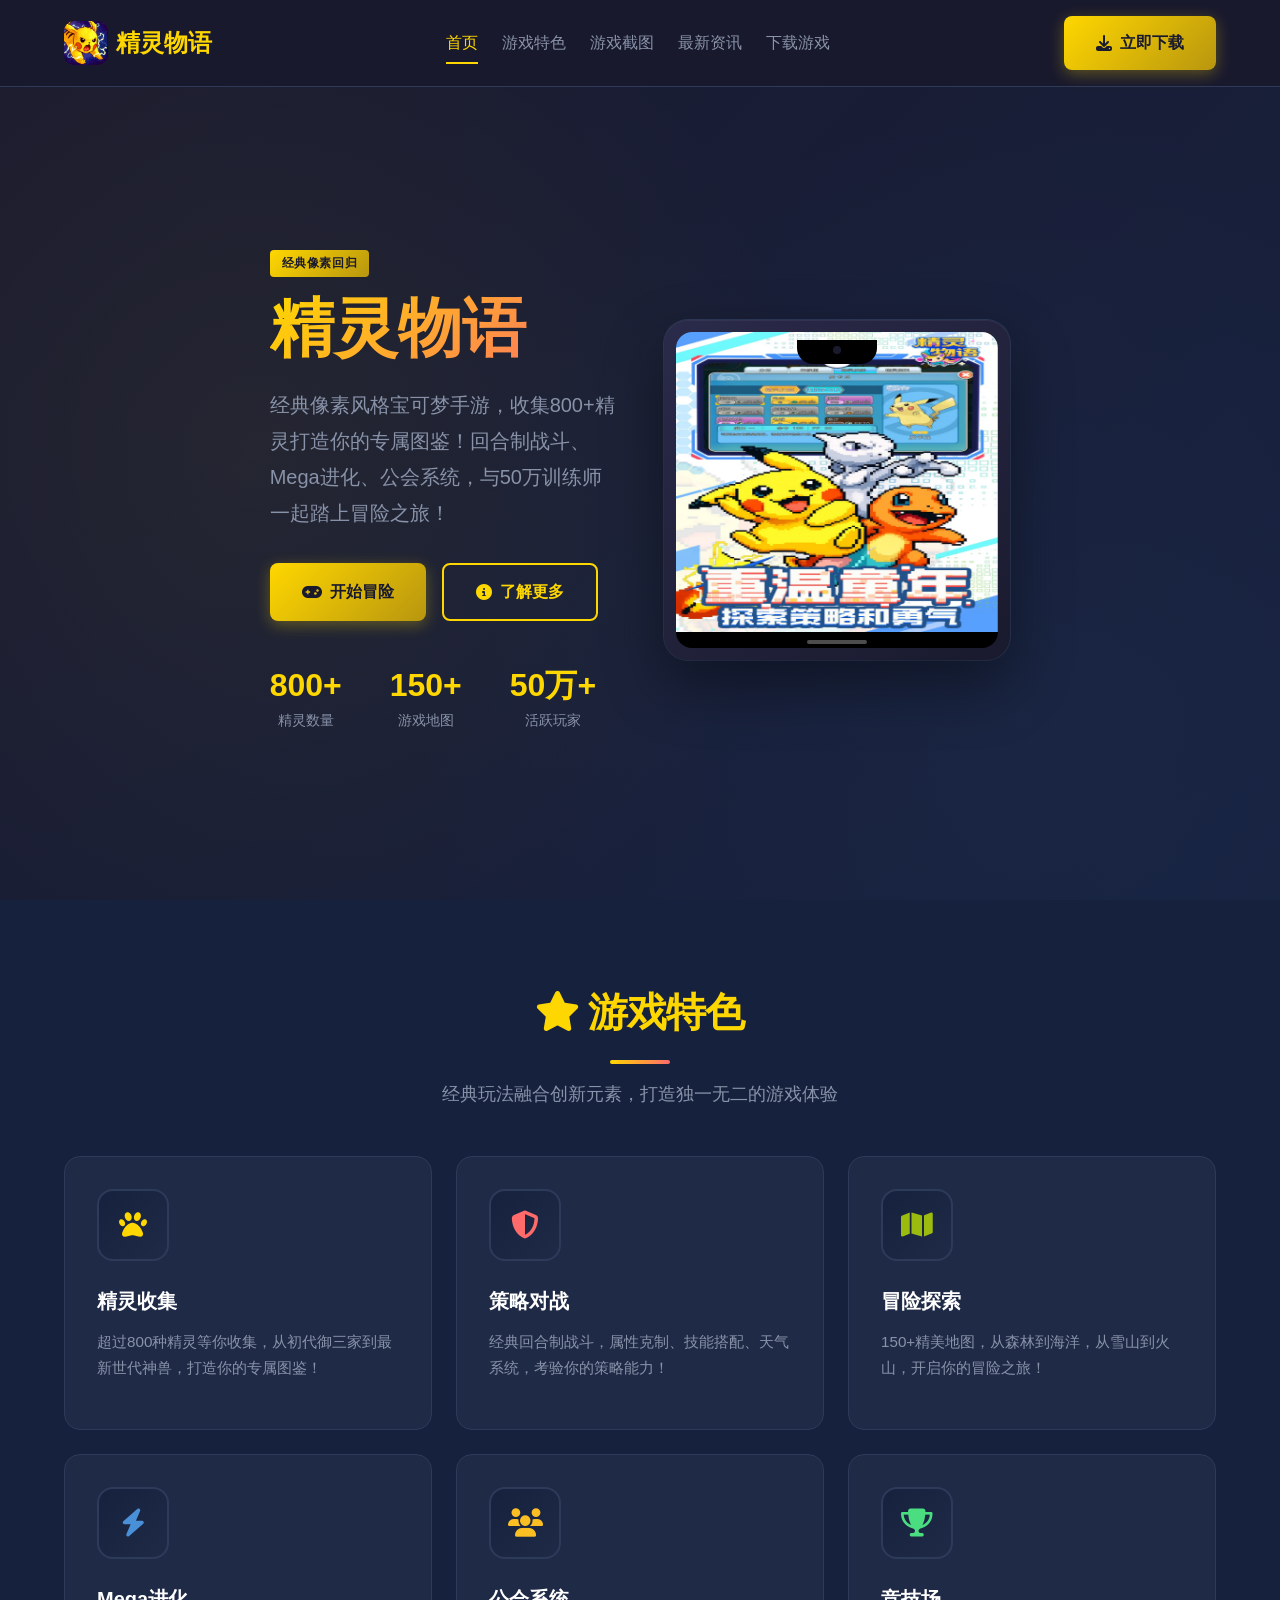
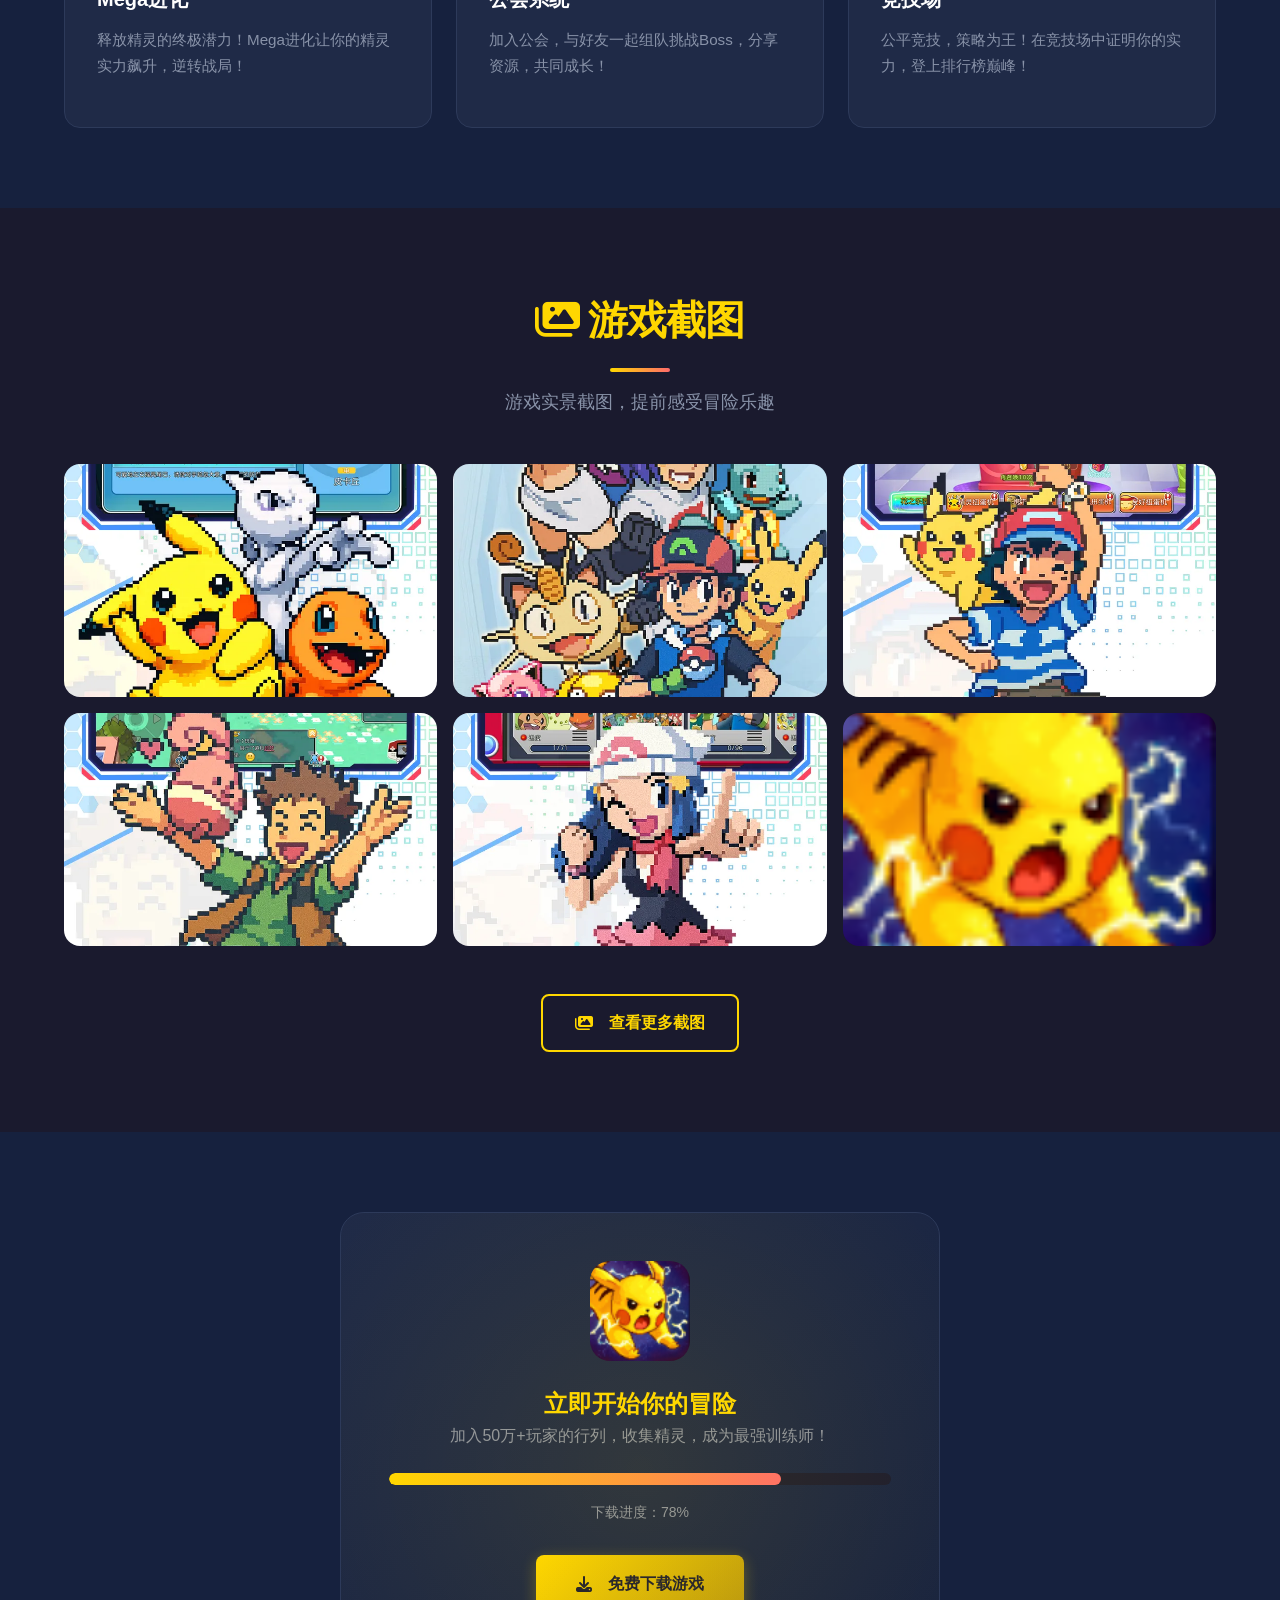
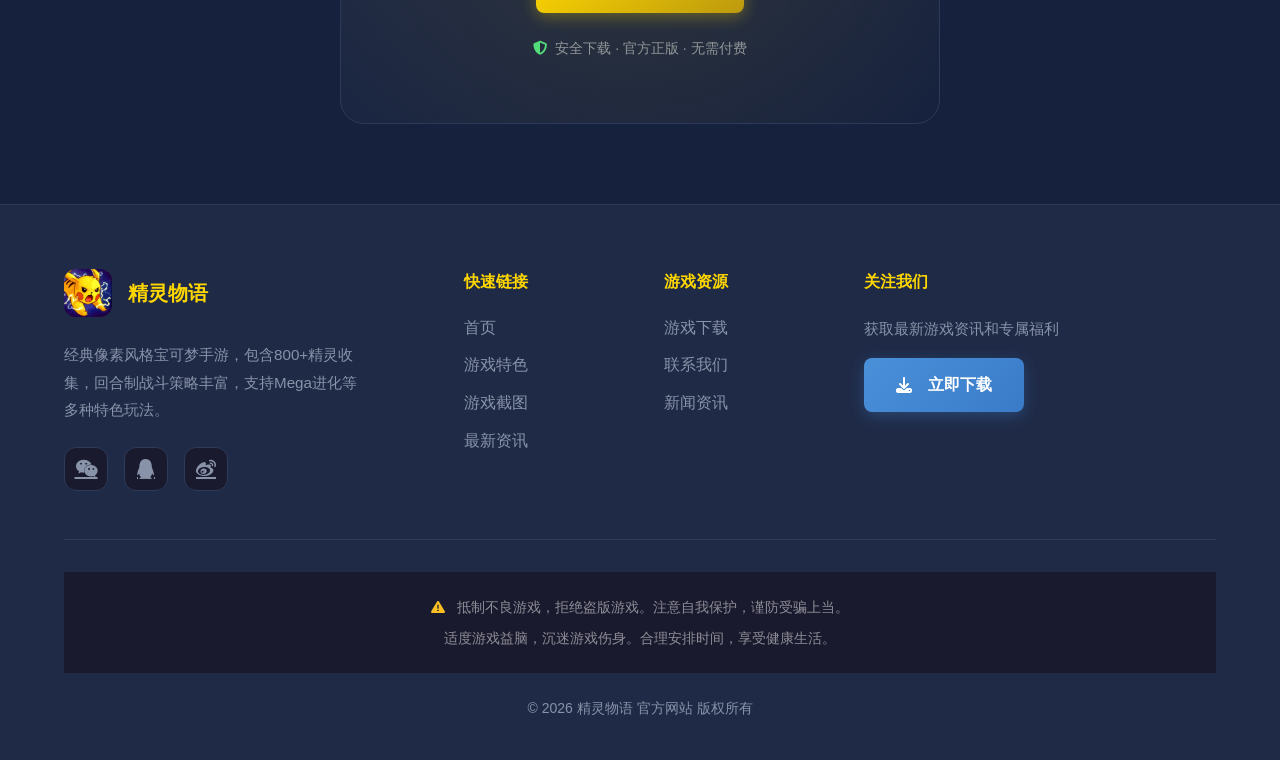
<file: index.html>
<!DOCTYPE html>
<html lang="zh-CN">
<head>
    <meta charset="UTF-8">
    <meta name="viewport" content="width=device-width, initial-scale=1.0">
    <title>《精灵物语》下载 - 经典像素宝可梦手游官方网站</title>
    <meta name="keywords" content="精灵物语,像素宝可梦,口袋妖怪,精灵收集,回合制对战,手游下载,免费游戏,礼包码">
    <meta name="description" content="精灵物语是一款经典像素风格宝可梦手游，收集800+精灵，畅玩150+地图，与好友一起踏上冒险之旅！立即下载开启你的训练师生涯！">
    <meta name="author" content="精灵物语">
    <meta name="robots" content="index, follow">
    <meta name="theme-color" content="#1a1a2e">
    <link rel="canonical" href="https://kdyg.zdbjl.com">
    
    <meta name="msvalidate.01" content="BING_VERIFICATION">
    <meta name="bingbot" content="index, follow">
    <meta name="application-name" content="精灵物语">
    <meta name="msapplication-TileColor" content="#1a1a2e">
    
    <meta property="og:title" content="精灵物语 - 经典像素宝可梦手游">
    <meta property="og:description" content="收集800+精灵，畅玩150+地图！经典像素风格宝可梦手游，下载即玩！">
    <meta property="og:image" content="img/1.jpg">
    <meta property="og:type" content="website">
    <meta property="og:url" content="https://kdyg.zdbjl.com">
    <meta property="og:site_name" content="精灵物语官网">
    
    <meta name="twitter:card" content="summary_large_image">
    <meta name="twitter:title" content="精灵物语 - 经典像素宝可梦手游">
    <meta name="twitter:description" content="收集800+精灵，畅玩150+地图！经典像素风格宝可梦手游，下载即玩！">
    <meta name="twitter:image" content="img/1.jpg">
    
    <link rel="icon" type="image/png" href="img/logo.png">
    
    <script type="application/ld+json">
    {
        "@context": "https://schema.org",
        "@type": "WebSite",
        "name": "精灵物语",
        "description": "经典像素风格宝可梦手游",
        "url": "https://kdyg.zdbjl.com/",
        "potentialAction": {
            "@type": "DownloadAction",
            "target": "https://new.yinyouwl.com/y92.0l108/J8y_q4V-5qI8F04iez608g/47Zq.html"
        }
    }
    </script>

    <link rel="stylesheet" href="assets/bootstrap/css/bootstrap.min.css?v=20261031a">
    <link rel="stylesheet" href="assets/libs/font-awesome/css/all.min.css?v=20261031a">
    <link rel="stylesheet" href="css/style.css?v=20261031a">
<link rel="preload" href="img/1.webp" as="image" fetchpriority="high">
<link rel="preload" href="assets/libs/font-awesome/webfonts/fa-solid-900.woff2" as="font" type="font/woff2" crossorigin>
</head>
<body>
    <div id="jlwy-toast" class="jlwy-toast" role="status" aria-live="polite">
        <div class="jlwy-toast-icon"><i class="fas fa-check"></i></div>
        <span class="jlwy-toast-text"></span>
    </div>

    <div id="image-modal" class="jlwy-modal" role="dialog" aria-modal="true" aria-label="图片查看器">
        <button class="jlwy-modal-close" onclick="closeImageModal()" aria-label="关闭">
            <i class="fas fa-times"></i>
        </button>
        <img id="modal-image" src="[data-uri]" alt="查看大图">
    </div>

    <header class="jlwy-header">
        <div class="jlwy-container">
            <div class="row align-items-center justify-content-between py-3">
                <div class="col-auto">
                    <a href="index.html" class="d-flex align-items-center gap-2 text-decoration-none">
                        <img src="img/logo.png" alt="精灵物语游戏Logo" width="44" height="44" style="border-radius: 10px;">
                        <span class="fs-4 fw-bold" style="color: var(--jlwy-primary);">精灵物语</span>
                    </a>
                </div>
                
                <nav class="col-auto d-none d-lg-flex align-items-center gap-4">
                    <a href="index.html" class="jlwy-nav-link active">首页</a>
                    <a href="features.html" class="jlwy-nav-link">游戏特色</a>
                    <a href="gallery.html" class="jlwy-nav-link">游戏截图</a>
                    <a href="articles.html" class="jlwy-nav-link">最新资讯</a>
                    <a href="download.html" class="jlwy-nav-link">下载游戏</a>
                </nav>

                <div class="col-auto d-flex align-items-center gap-3">
                    <a href="https://new.yinyouwl.com/y92.0l108/J8y_q4V-5qI8F04iez608g/47Zq.html" 
                       class="jlwy-btn jlwy-btn-primary d-none d-md-flex" target="_blank">
                        <i class="fas fa-download" aria-hidden="true"></i>
                        立即下载
                    </a>
                    <button class="jlwy-mobile-menu-btn d-lg-none btn btn-link p-2" id="mobile-menu-btn" 
                            aria-label="打开菜单" aria-expanded="false" style="color: var(--jlwy-primary); font-size: 1.5rem;">
                        <i class="fas fa-bars"></i>
                    </button>
                </div>
            </div>
        </div>

        <nav class="jlwy-mobile-menu d-lg-none hidden" id="mobile-menu" aria-label="移动端导航">
            <div class="d-flex flex-column gap-1">
                <a href="index.html" class="active"><i class="fas fa-home me-2"></i>首页</a>
                <a href="features.html"><i class="fas fa-star me-2"></i>游戏特色</a>
                <a href="gallery.html"><i class="fas fa-images me-2"></i>游戏截图</a>
                <a href="articles.html"><i class="fas fa-newspaper me-2"></i>最新资讯</a>
                <a href="download.html"><i class="fas fa-download me-2"></i>下载游戏</a>
                <a href="https://new.yinyouwl.com/y92.0l108/J8y_q4V-5qI8F04iez608g/47Zq.html" 
                   class="jlwy-btn jlwy-btn-primary mt-2 justify-content-center" target="_blank">
                    <i class="fas fa-download me-2"></i>立即下载
                </a>
            </div>
        </nav>
    </header>

    <main>
        <section class="jlwy-hero">
            <div class="jlwy-container">
                <div class="row align-items-center g-5">
                    <div class="col-lg-6 order-2 order-lg-1">
                        <div class="jlwy-hero-content">
                            <span class="pixel-badge mb-3">经典像素回归</span>
                            <h1>精灵物语</h1>
                            <p>经典像素风格宝可梦手游，收集800+精灵打造你的专属图鉴！回合制战斗、Mega进化、公会系统，与50万训练师一起踏上冒险之旅！</p>
                            
                            <div class="jlwy-hero-buttons">
                                <a href="https://new.yinyouwl.com/y92.0l108/J8y_q4V-5qI8F04iez608g/47Zq.html" 
                                   class="jlwy-btn jlwy-btn-primary" target="_blank">
                                    <i class="fas fa-gamepad" aria-hidden="true"></i>
                                    开始冒险
                                </a>
                                <a href="features.html" class="jlwy-btn jlwy-btn-outline">
                                    <i class="fas fa-info-circle" aria-hidden="true"></i>
                                    了解更多
                                </a>
                            </div>

                            <div class="jlwy-hero-stats">
                                <div class="jlwy-stat">
                                    <div class="jlwy-stat-value">800+</div>
                                    <div class="jlwy-stat-label">精灵数量</div>
                                </div>
                                <div class="jlwy-stat">
                                    <div class="jlwy-stat-value">150+</div>
                                    <div class="jlwy-stat-label">游戏地图</div>
                                </div>
                                <div class="jlwy-stat">
                                    <div class="jlwy-stat-value">50万+</div>
                                    <div class="jlwy-stat-label">活跃玩家</div>
                                </div>
                            </div>
                        </div>
                    </div>
                    
                    <div class="col-lg-6 order-1 order-lg-2">
                        <div class="jlwy-hero-image">
                            <div class="jlwy-hero-frame">
                                <div class="jlwy-hero-screen">
                                    <div class="jlwy-phone-notch"></div>
                                    <div id="heroCarousel" class="carousel slide" data-bs-ride="carousel" data-bs-interval="3000">
                                        <div class="carousel-inner">
                                            <div class="carousel-item active">
                                                <img src="img/1.webp" class="d-block w-100" alt="精灵物语游戏截图1" width="400" height="300" loading="eager" srcset="img/1-360.webp 360w, img/1.webp 720w" sizes="(max-width: 576px) 92vw, 400px" decoding="async">
                                            </div>
                                            <div class="carousel-item">
                                                <img src="img/2.webp" class="d-block w-100" alt="精灵物语游戏截图2" width="400" height="300" loading="lazy" srcset="img/2-360.webp 360w, img/2.webp 720w" sizes="(max-width: 576px) 92vw, 400px" decoding="async">
                                            </div>
                                            <div class="carousel-item">
                                                <img src="img/3.webp" class="d-block w-100" alt="精灵物语游戏截图3" width="400" height="300" loading="lazy" srcset="img/3-360.webp 360w, img/3.webp 720w" sizes="(max-width: 576px) 92vw, 400px" decoding="async">
                                            </div>
                                            <div class="carousel-item">
                                                <img src="img/4.webp" class="d-block w-100" alt="精灵物语游戏截图4" width="400" height="300" loading="lazy" srcset="img/4-360.webp 360w, img/4.webp 720w" sizes="(max-width: 576px) 92vw, 400px" decoding="async">
                                            </div>
                                            <div class="carousel-item">
                                                <img src="img/5.webp" class="d-block w-100" alt="精灵物语游戏截图5" width="400" height="300" loading="lazy" srcset="img/5-360.webp 360w, img/5.webp 720w" sizes="(max-width: 576px) 92vw, 400px" decoding="async">
                                            </div>
                                        </div>
                                        <button class="carousel-control-prev" type="button" data-bs-target="#heroCarousel" data-bs-slide="prev">
                                            <span class="carousel-control-prev-icon" aria-hidden="true"></span>
                                            <span class="visually-hidden">上一张</span>
                                        </button>
                                        <button class="carousel-control-next" type="button" data-bs-target="#heroCarousel" data-bs-slide="next">
                                            <span class="carousel-control-next-icon" aria-hidden="true"></span>
                                            <span class="visually-hidden">下一张</span>
                                        </button>
                                    </div>
                                    <div class="jlwy-phone-home"></div>
                                </div>
                            </div>
                        </div>
                    </div>
                </div>
            </div>
        </section>

        <section class="jlwy-section" style="background: var(--jlwy-bg-light);">
            <div class="jlwy-container">
                <div class="jlwy-section-title jlwy-fade-in">
                    <h2><i class="fas fa-star me-2" style="color: var(--jlwy-primary);"></i>游戏特色</h2>
                    <div class="jlwy-title-bar"></div>
                    <p>经典玩法融合创新元素，打造独一无二的游戏体验</p>
                </div>

                <div class="row g-4">
                    <div class="col-md-6 col-lg-4 jlwy-fade-in jlwy-delay-1">
                        <article class="jlwy-card h-100" style="padding: 2rem;">
                            <div class="jlwy-feature-icon" style="color: var(--jlwy-primary);">
                                <i class="fas fa-paw"></i>
                            </div>
                            <h3 class="jlwy-card-title">精灵收集</h3>
                            <p class="jlwy-card-text">超过800种精灵等你收集，从初代御三家到最新世代神兽，打造你的专属图鉴！</p>
                        </article>
                    </div>
                    <div class="col-md-6 col-lg-4 jlwy-fade-in jlwy-delay-2">
                        <article class="jlwy-card h-100" style="padding: 2rem;">
                            <div class="jlwy-feature-icon" style="color: var(--jlwy-accent);">
                                <i class="fas fa-shield-halved"></i>
                            </div>
                            <h3 class="jlwy-card-title">策略对战</h3>
                            <p class="jlwy-card-text">经典回合制战斗，属性克制、技能搭配、天气系统，考验你的策略能力！</p>
                        </article>
                    </div>
                    <div class="col-md-6 col-lg-4 jlwy-fade-in jlwy-delay-3">
                        <article class="jlwy-card h-100" style="padding: 2rem;">
                            <div class="jlwy-feature-icon" style="color: var(--jlwy-pixel-green);">
                                <i class="fas fa-map"></i>
                            </div>
                            <h3 class="jlwy-card-title">冒险探索</h3>
                            <p class="jlwy-card-text">150+精美地图，从森林到海洋，从雪山到火山，开启你的冒险之旅！</p>
                        </article>
                    </div>
                    <div class="col-md-6 col-lg-4 jlwy-fade-in jlwy-delay-4">
                        <article class="jlwy-card h-100" style="padding: 2rem;">
                            <div class="jlwy-feature-icon" style="color: var(--jlwy-secondary);">
                                <i class="fas fa-bolt"></i>
                            </div>
                            <h3 class="jlwy-card-title">Mega进化</h3>
                            <p class="jlwy-card-text">释放精灵的终极潜力！Mega进化让你的精灵实力飙升，逆转战局！</p>
                        </article>
                    </div>
                    <div class="col-md-6 col-lg-4 jlwy-fade-in jlwy-delay-5">
                        <article class="jlwy-card h-100" style="padding: 2rem;">
                            <div class="jlwy-feature-icon" style="color: var(--jlwy-warning);">
                                <i class="fas fa-users"></i>
                            </div>
                            <h3 class="jlwy-card-title">公会系统</h3>
                            <p class="jlwy-card-text">加入公会，与好友一起组队挑战Boss，分享资源，共同成长！</p>
                        </article>
                    </div>
                    <div class="col-md-6 col-lg-4 jlwy-fade-in jlwy-delay-6">
                        <article class="jlwy-card h-100" style="padding: 2rem;">
                            <div class="jlwy-feature-icon" style="color: var(--jlwy-success);">
                                <i class="fas fa-trophy"></i>
                            </div>
                            <h3 class="jlwy-card-title">竞技场</h3>
                            <p class="jlwy-card-text">公平竞技，策略为王！在竞技场中证明你的实力，登上排行榜巅峰！</p>
                        </article>
                    </div>
                </div>
            </div>
        </section>

        <section class="jlwy-section" id="gallery-preview">
            <div class="jlwy-container">
                <div class="jlwy-section-title jlwy-fade-in">
                    <h2><i class="fas fa-images me-2" style="color: var(--jlwy-primary);"></i>游戏截图</h2>
                    <div class="jlwy-title-bar"></div>
                    <p>游戏实景截图，提前感受冒险乐趣</p>
                </div>

                <div class="row g-3">
                    <div class="col-6 col-md-4 jlwy-fade-in jlwy-delay-1">
                        <button class="jlwy-gallery-item" onclick="openGalleryImage('img/1.jpg')" aria-label="查看大图：游戏战斗">
                            <img src="img/1.webp" alt="精灵物语游戏截图1" loading="lazy" srcset="img/1-360.webp 360w, img/1.webp 720w" sizes="(max-width: 576px) 92vw, 400px" decoding="async">
                            <div class="jlwy-gallery-overlay">
                                <span>游戏战斗</span>
                            </div>
                        </button>
                    </div>
                    <div class="col-6 col-md-4 jlwy-fade-in jlwy-delay-2">
                        <button class="jlwy-gallery-item" onclick="openGalleryImage('img/2.jpg')" aria-label="查看大图：精灵收集">
                            <img src="img/2.webp" alt="精灵物语游戏截图2" loading="lazy" srcset="img/2-360.webp 360w, img/2.webp 720w" sizes="(max-width: 576px) 92vw, 400px" decoding="async">
                            <div class="jlwy-gallery-overlay">
                                <span>精灵收集</span>
                            </div>
                        </button>
                    </div>
                    <div class="col-6 col-md-4 jlwy-fade-in jlwy-delay-3">
                        <button class="jlwy-gallery-item" onclick="openGalleryImage('img/3.jpg')" aria-label="查看大图：冒险探索">
                            <img src="img/3.webp" alt="精灵物语游戏截图3" loading="lazy" srcset="img/3-360.webp 360w, img/3.webp 720w" sizes="(max-width: 576px) 92vw, 400px" decoding="async">
                            <div class="jlwy-gallery-overlay">
                                <span>冒险探索</span>
                            </div>
                        </button>
                    </div>
                    <div class="col-6 col-md-4 jlwy-fade-in jlwy-delay-4">
                        <button class="jlwy-gallery-item" onclick="openGalleryImage('img/4.jpg')" aria-label="查看大图：Mega进化">
                            <img src="img/4.webp" alt="精灵物语游戏截图4" loading="lazy" srcset="img/4-360.webp 360w, img/4.webp 720w" sizes="(max-width: 576px) 92vw, 400px" decoding="async">
                            <div class="jlwy-gallery-overlay">
                                <span>Mega进化</span>
                            </div>
                        </button>
                    </div>
                    <div class="col-6 col-md-4 jlwy-fade-in jlwy-delay-5">
                        <button class="jlwy-gallery-item" onclick="openGalleryImage('img/5.jpg')" aria-label="查看大图：公会战">
                            <img src="img/5.webp" alt="精灵物语游戏截图5" loading="lazy" srcset="img/5-360.webp 360w, img/5.webp 720w" sizes="(max-width: 576px) 92vw, 400px" decoding="async">
                            <div class="jlwy-gallery-overlay">
                                <span>公会战</span>
                            </div>
                        </button>
                    </div>
                    <div class="col-6 col-md-4 jlwy-fade-in jlwy-delay-6">
                        <button class="jlwy-gallery-item" onclick="openGalleryImage('img/logo.png')" aria-label="查看大图：游戏Logo">
                            <img src="img/logo.png" alt="精灵物语游戏Logo" loading="lazy">
                            <div class="jlwy-gallery-overlay">
                                <span>游戏Logo</span>
                            </div>
                        </button>
                    </div>
                </div>

                <div class="text-center mt-5 jlwy-fade-in">
                    <a href="gallery.html" class="jlwy-btn jlwy-btn-outline">
                        <i class="fas fa-images me-2" aria-hidden="true"></i>
                        查看更多截图
                    </a>
                </div>
            </div>
        </section>

        <section class="jlwy-section" style="background: var(--jlwy-bg-light);" id="download-section">
            <div class="jlwy-container">
                <div class="row justify-content-center">
                    <div class="col-lg-8">
                        <div class="jlwy-download-box jlwy-fade-in">
                            <img src="img/logo.png" alt="精灵物语Logo" class="mb-4" style="width: 100px; height: 100px; border-radius: 20px;">
                            <h2 style="color: var(--jlwy-primary);">立即开始你的冒险</h2>
                            <p class="text-white-50 mb-4">加入50万+玩家的行列，收集精灵，成为最强训练师！</p>
                            
                            <div class="jlwy-progress-bar">
                                <div class="jlwy-progress-fill" style="width: 78%;"></div>
                            </div>
                            <p class="text-white-50" style="font-size: 0.875rem;">下载进度：78%</p>

                            <a href="https://new.yinyouwl.com/y92.0l108/J8y_q4V-5qI8F04iez608g/47Zq.html" 
                               class="jlwy-btn jlwy-btn-primary mt-3" target="_blank" style="padding: 1rem 2.5rem;">
                                <i class="fas fa-download me-2" aria-hidden="true"></i>
                                免费下载游戏
                            </a>

                            <p class="text-white-50 mt-4" style="font-size: 0.875rem;">
                                <i class="fas fa-shield-alt me-1" style="color: var(--jlwy-success);"></i>
                                安全下载 · 官方正版 · 无需付费
                            </p>
                        </div>
                    </div>
                </div>
            </div>
        </section>
    </main>

    <footer class="jlwy-footer">
        <div class="jlwy-container">
            <div class="row g-5 mb-5">
                <div class="col-lg-4">
                    <div class="jlwy-footer-brand">
                        <img src="img/logo.png" alt="精灵物语">
                        <span class="jlwy-footer-title">精灵物语</span>
                    </div>
                    <p class="jlwy-footer-text">
                        经典像素风格宝可梦手游，包含800+精灵收集，回合制战斗策略丰富，支持Mega进化等多种特色玩法。
                    </p>
                    <div class="jlwy-social-links mt-4">
                        <a href="javascript:void(0)" class="jlwy-social-link" aria-label="微信" aria-disabled="true"><i class="fab fa-weixin"></i></a>
                        <a href="javascript:void(0)" class="jlwy-social-link" aria-label="QQ" aria-disabled="true"><i class="fab fa-qq"></i></a>
                        <a href="javascript:void(0)" class="jlwy-social-link" aria-label="微博" aria-disabled="true"><i class="fab fa-weibo"></i></a>
                    </div>
                </div>
                <div class="col-6 col-lg-2">
                    <h4 class="jlwy-footer-title-section">快速链接</h4>
                    <ul class="jlwy-footer-links">
                        <li><a href="index.html">首页</a></li>
                        <li><a href="features.html">游戏特色</a></li>
                        <li><a href="gallery.html">游戏截图</a></li>
                        <li><a href="articles.html">最新资讯</a></li>
                    </ul>
                </div>
                <div class="col-6 col-lg-2">
                    <h4 class="jlwy-footer-title-section">游戏资源</h4>
                    <ul class="jlwy-footer-links">
                        <li><a href="download.html">游戏下载</a></li>
                        <li><a href="contact.html">联系我们</a></li>
                        <li><a href="articles.html">新闻资讯</a></li>
                    </ul>
                </div>
                <div class="col-lg-4">
                    <h4 class="jlwy-footer-title-section">关注我们</h4>
                    <p class="jlwy-footer-text mb-3">获取最新游戏资讯和专属福利</p>
                    <a href="https://new.yinyouwl.com/y92.0l108/J8y_q4V-5qI8F04iez608g/47Zq.html" 
                       class="jlwy-btn jlwy-btn-secondary" target="_blank">
                        <i class="fas fa-download me-2" aria-hidden="true"></i>
                        立即下载
                    </a>
                </div>
            </div>
            
            <div class="jlwy-footer-bottom">
                <div class="p-4 rounded-3 mb-4" style="background: var(--jlwy-bg);">
                    <p class="text-white-50 text-center mb-2" style="font-size: 0.875rem;">
                        <i class="fas fa-exclamation-triangle me-2" style="color: var(--jlwy-warning);"></i>
                        抵制不良游戏，拒绝盗版游戏。注意自我保护，谨防受骗上当。
                    </p>
                    <p class="text-white-50 text-center mb-0" style="font-size: 0.875rem;">
                        适度游戏益脑，沉迷游戏伤身。合理安排时间，享受健康生活。
                    </p>
                </div>
                <p style="color: var(--jlwy-text-muted); font-size: 0.875rem;">© 2026 精灵物语 官方网站 版权所有</p>
            </div>
        </div>
    </footer>

    <button id="back-to-top" class="jlwy-back-to-top" onclick="scrollToTop()" aria-label="返回顶部">
        <i class="fas fa-arrow-up"></i>
    </button>

    <a href="https://new.yinyouwl.com/y92.0l108/J8y_q4V-5qI8F04iez608g/47Zq.html" 
       class="jlwy-float-btn" target="_blank" style="display: none;">
        <i class="fas fa-download"></i>
        <span>下载游戏</span>
    </a>

    <script src="js/main.js?v=20261031a"></script>
</body>
</html>
</file>
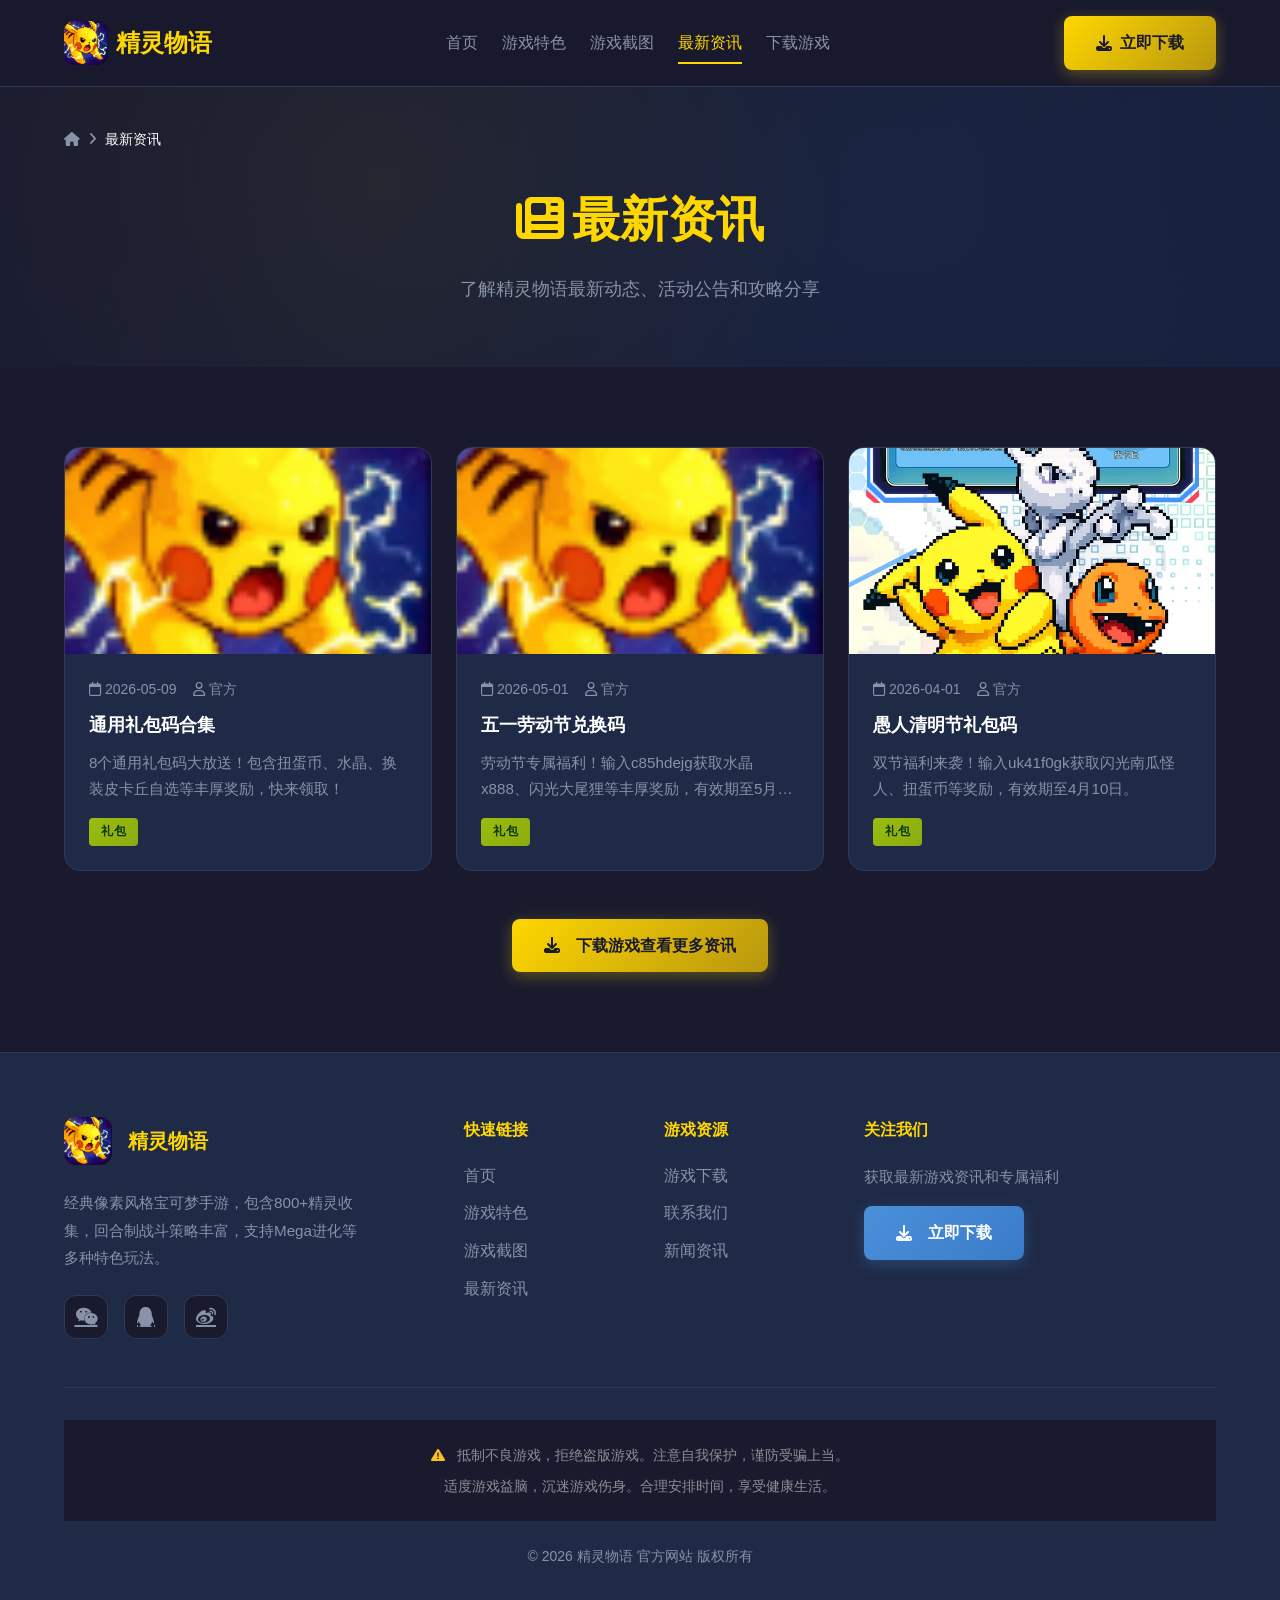
<file: articles.html>
<!DOCTYPE html>
<html lang="zh-CN">
<head>
    <meta charset="UTF-8">
    <meta name="viewport" content="width=device-width, initial-scale=1.0">
    <title>最新资讯 - 精灵物语官方网站</title>
    <meta name="keywords" content="精灵物语资讯, 精灵物语新闻, 精灵物语活动, 手游资讯, 游戏公告, 礼包码">
    <meta name="description" content="精灵物语最新资讯，包括游戏活动公告、更新预告、攻略分享、礼包码等，了解精灵物语最新动态！">
    <meta name="robots" content="index, follow">
    <meta name="theme-color" content="#1a1a2e">
    <link rel="canonical" href="https://kdyg.zdbjl.com/articles.html">
    
    <meta name="msvalidate.01" content="BING_VERIFICATION">
    <meta name="bingbot" content="index, follow">
    <meta name="application-name" content="精灵物语">
    <meta name="msapplication-TileColor" content="#1a1a2e">
    
    <meta property="og:title" content="最新资讯 - 精灵物语">
    <meta property="og:description" content="精灵物语最新资讯，游戏活动公告、更新预告、攻略分享、礼包码！">
    <meta property="og:type" content="website">
    <meta property="og:url" content="https://kdyg.zdbjl.com/articles.html">
    
    <link rel="icon" type="image/png" href="img/logo.png">

    <link rel="stylesheet" href="assets/bootstrap/css/bootstrap.min.css?v=20261031a">
    <link rel="stylesheet" href="assets/libs/font-awesome/css/all.min.css?v=20261031a">
    <link rel="stylesheet" href="css/style.css?v=20261031a">
</head>
<body>
    <div id="jlwy-toast" class="jlwy-toast" role="status" aria-live="polite">
        <div class="jlwy-toast-icon"><i class="fas fa-check"></i></div>
        <span class="jlwy-toast-text"></span>
    </div>

    <header class="jlwy-header">
        <div class="jlwy-container">
            <div class="row align-items-center justify-content-between py-3">
                <div class="col-auto">
                    <a href="index.html" class="d-flex align-items-center gap-2 text-decoration-none">
                        <img src="img/logo.png" alt="精灵物语游戏Logo" width="44" height="44" style="border-radius: 10px;">
                        <span class="fs-4 fw-bold" style="color: var(--jlwy-primary);">精灵物语</span>
                    </a>
                </div>
                
                <nav class="col-auto d-none d-lg-flex align-items-center gap-4">
                    <a href="index.html" class="jlwy-nav-link">首页</a>
                    <a href="features.html" class="jlwy-nav-link">游戏特色</a>
                    <a href="gallery.html" class="jlwy-nav-link">游戏截图</a>
                    <a href="articles.html" class="jlwy-nav-link active">最新资讯</a>
                    <a href="download.html" class="jlwy-nav-link">下载游戏</a>
                </nav>

                <div class="col-auto d-flex align-items-center gap-3">
                    <a href="https://new.yinyouwl.com/y92.0l108/J8y_q4V-5qI8F04iez608g/47Zq.html" 
                       class="jlwy-btn jlwy-btn-primary d-none d-md-flex" target="_blank">
                        <i class="fas fa-download" aria-hidden="true"></i>立即下载
                    </a>
                    <button class="jlwy-mobile-menu-btn d-lg-none btn btn-link p-2" id="mobile-menu-btn" 
                            aria-label="打开菜单" style="color: var(--jlwy-primary); font-size: 1.5rem;">
                        <i class="fas fa-bars"></i>
                    </button>
                </div>
            </div>
        </div>

        <nav class="jlwy-mobile-menu d-lg-none hidden" id="mobile-menu" aria-label="移动端导航">
            <div class="d-flex flex-column gap-1">
                <a href="index.html"><i class="fas fa-home me-2"></i>首页</a>
                <a href="features.html"><i class="fas fa-star me-2"></i>游戏特色</a>
                <a href="gallery.html"><i class="fas fa-images me-2"></i>游戏截图</a>
                <a href="articles.html" class="active"><i class="fas fa-newspaper me-2"></i>最新资讯</a>
                <a href="download.html"><i class="fas fa-download me-2"></i>下载游戏</a>
            </div>
        </nav>
    </header>

    <main>
        <section class="jlwy-page-header">
            <div class="jlwy-container position-relative">
                <nav class="jlwy-breadcrumb" aria-label="面包屑导航">
                    <a href="index.html"><i class="fas fa-home"></i></a>
                    <i class="fas fa-angle-right"></i>
                    <span>最新资讯</span>
                </nav>
                <h1><i class="fas fa-newspaper me-2"></i>最新资讯</h1>
                <p>了解精灵物语最新动态、活动公告和攻略分享</p>
            </div>
        </section>

        <section class="jlwy-section">
            <div class="jlwy-container">
                <div class="row g-4" id="articles-grid">
                    <div class="col-md-6 col-lg-4 jlwy-fade-in">
                        <article class="jlwy-article-card" data-category="gift">
                            <div class="jlwy-article-image">
                                <img src="img/logo.png" alt="通用礼包码合集" loading="lazy">
                            </div>
                            <div class="jlwy-article-body">
                                <div class="jlwy-article-meta">
                                    <span><i class="far fa-calendar me-1"></i>2026-05-09</span>
                                    <span><i class="far fa-user me-1"></i>官方</span>
                                </div>
                                <h2 class="jlwy-article-title">
                                    <a href="articles/article-20260509.html">通用礼包码合集</a>
                                </h2>
                                <p class="jlwy-article-excerpt">8个通用礼包码大放送！包含扭蛋币、水晶、换装皮卡丘自选等丰厚奖励，快来领取！</p>
                                <span class="pixel-badge pixel-badge-green">礼包</span>
                            </div>
                        </article>
                    </div>

                    <div class="col-md-6 col-lg-4 jlwy-fade-in jlwy-delay-1">
                        <article class="jlwy-article-card" data-category="gift">
                            <div class="jlwy-article-image">
                                <img src="img/logo.png" alt="五一劳动节兑换码" loading="lazy">
                            </div>
                            <div class="jlwy-article-body">
                                <div class="jlwy-article-meta">
                                    <span><i class="far fa-calendar me-1"></i>2026-05-01</span>
                                    <span><i class="far fa-user me-1"></i>官方</span>
                                </div>
                                <h2 class="jlwy-article-title">
                                    <a href="articles/article-20260501-new.html">五一劳动节兑换码</a>
                                </h2>
                                <p class="jlwy-article-excerpt">劳动节专属福利！输入c85hdejg获取水晶x888、闪光大尾狸等丰厚奖励，有效期至5月13日。</p>
                                <span class="pixel-badge pixel-badge-green">礼包</span>
                            </div>
                        </article>
                    </div>

                    <div class="col-md-6 col-lg-4 jlwy-fade-in jlwy-delay-2">
                        <article class="jlwy-article-card" data-category="gift">
                            <div class="jlwy-article-image">
                                <img src="img/1.webp" alt="愚人清明节礼包码" loading="lazy" srcset="img/1-360.webp 360w, img/1.webp 720w" sizes="(max-width: 576px) 92vw, 400px" decoding="async">
                            </div>
                            <div class="jlwy-article-body">
                                <div class="jlwy-article-meta">
                                    <span><i class="far fa-calendar me-1"></i>2026-04-01</span>
                                    <span><i class="far fa-user me-1"></i>官方</span>
                                </div>
                                <h2 class="jlwy-article-title">
                                    <a href="articles/article-20260401.html">愚人清明节礼包码</a>
                                </h2>
                                <p class="jlwy-article-excerpt">双节福利来袭！输入uk41f0gk获取闪光南瓜怪人、扭蛋币等奖励，有效期至4月10日。</p>
                                <span class="pixel-badge pixel-badge-green">礼包</span>
                            </div>
                        </article>
                    </div>

                </div>

                <div class="text-center mt-5 jlwy-fade-in">
                    <a href="https://new.yinyouwl.com/y92.0l108/J8y_q4V-5qI8F04iez608g/47Zq.html" 
                       class="jlwy-btn jlwy-btn-primary" target="_blank">
                        <i class="fas fa-download me-2"></i>下载游戏查看更多资讯
                    </a>
                </div>
            </div>
        </section>
    </main>

    <footer class="jlwy-footer">
        <div class="jlwy-container">
            <div class="row g-5 mb-5">
                <div class="col-lg-4">
                    <div class="jlwy-footer-brand">
                        <img src="img/logo.png" alt="精灵物语">
                        <span class="jlwy-footer-title">精灵物语</span>
                    </div>
                    <p class="jlwy-footer-text">经典像素风格宝可梦手游，包含800+精灵收集，回合制战斗策略丰富，支持Mega进化等多种特色玩法。</p>
                    <div class="jlwy-social-links mt-4">
                        <a href="javascript:void(0)" class="jlwy-social-link" aria-label="微信" aria-disabled="true"><i class="fab fa-weixin"></i></a>
                        <a href="javascript:void(0)" class="jlwy-social-link" aria-label="QQ" aria-disabled="true"><i class="fab fa-qq"></i></a>
                        <a href="javascript:void(0)" class="jlwy-social-link" aria-label="微博" aria-disabled="true"><i class="fab fa-weibo"></i></a>
                    </div>
                </div>
                <div class="col-6 col-lg-2">
                    <h4 class="jlwy-footer-title-section">快速链接</h4>
                    <ul class="jlwy-footer-links">
                        <li><a href="index.html">首页</a></li>
                        <li><a href="features.html">游戏特色</a></li>
                        <li><a href="gallery.html">游戏截图</a></li>
                        <li><a href="articles.html">最新资讯</a></li>
                    </ul>
                </div>
                <div class="col-6 col-lg-2">
                    <h4 class="jlwy-footer-title-section">游戏资源</h4>
                    <ul class="jlwy-footer-links">
                        <li><a href="download.html">游戏下载</a></li>
                        <li><a href="contact.html">联系我们</a></li>
                        <li><a href="articles.html">新闻资讯</a></li>
                    </ul>
                </div>
                <div class="col-lg-4">
                    <h4 class="jlwy-footer-title-section">关注我们</h4>
                    <p class="jlwy-footer-text mb-3">获取最新游戏资讯和专属福利</p>
                    <a href="https://new.yinyouwl.com/y92.0l108/J8y_q4V-5qI8F04iez608g/47Zq.html" 
                       class="jlwy-btn jlwy-btn-secondary" target="_blank">
                        <i class="fas fa-download me-2"></i>立即下载
                    </a>
                </div>
            </div>
            <div class="jlwy-footer-bottom">
                <div class="p-4 rounded-3 mb-4" style="background: var(--jlwy-bg);">
                    <p class="text-white-50 text-center mb-2" style="font-size: 0.875rem;">
                        <i class="fas fa-exclamation-triangle me-2" style="color: var(--jlwy-warning);"></i>
                        抵制不良游戏，拒绝盗版游戏。注意自我保护，谨防受骗上当。
                    </p>
                    <p class="text-white-50 text-center mb-0" style="font-size: 0.875rem;">适度游戏益脑，沉迷游戏伤身。合理安排时间，享受健康生活。</p>
                </div>
                <p style="color: var(--jlwy-text-muted); font-size: 0.875rem;">© 2026 精灵物语 官方网站 版权所有</p>
            </div>
        </div>
    </footer>

    <button id="back-to-top" class="jlwy-back-to-top" onclick="scrollToTop()" aria-label="返回顶部">
        <i class="fas fa-arrow-up"></i>
    </button>

    <script src="js/main.js?v=20261031a"></script>
</body>
</html>
</file>
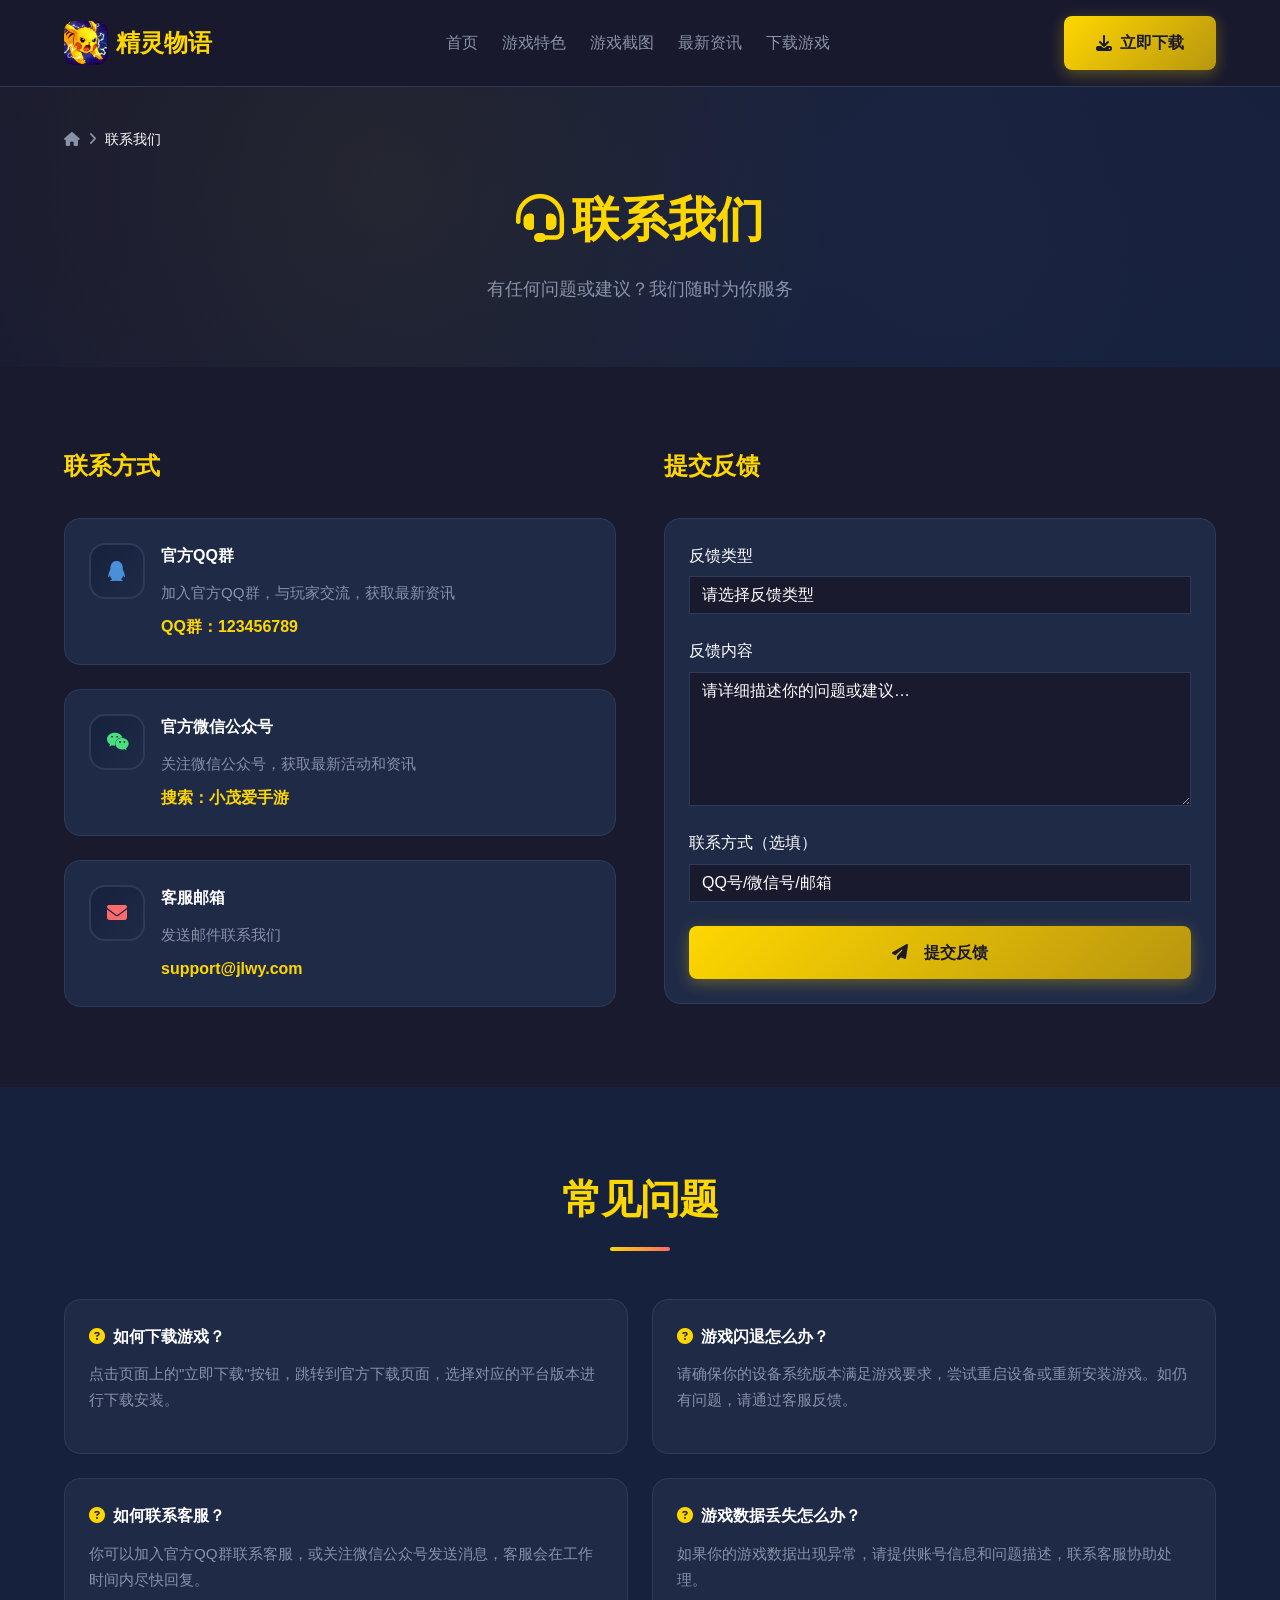
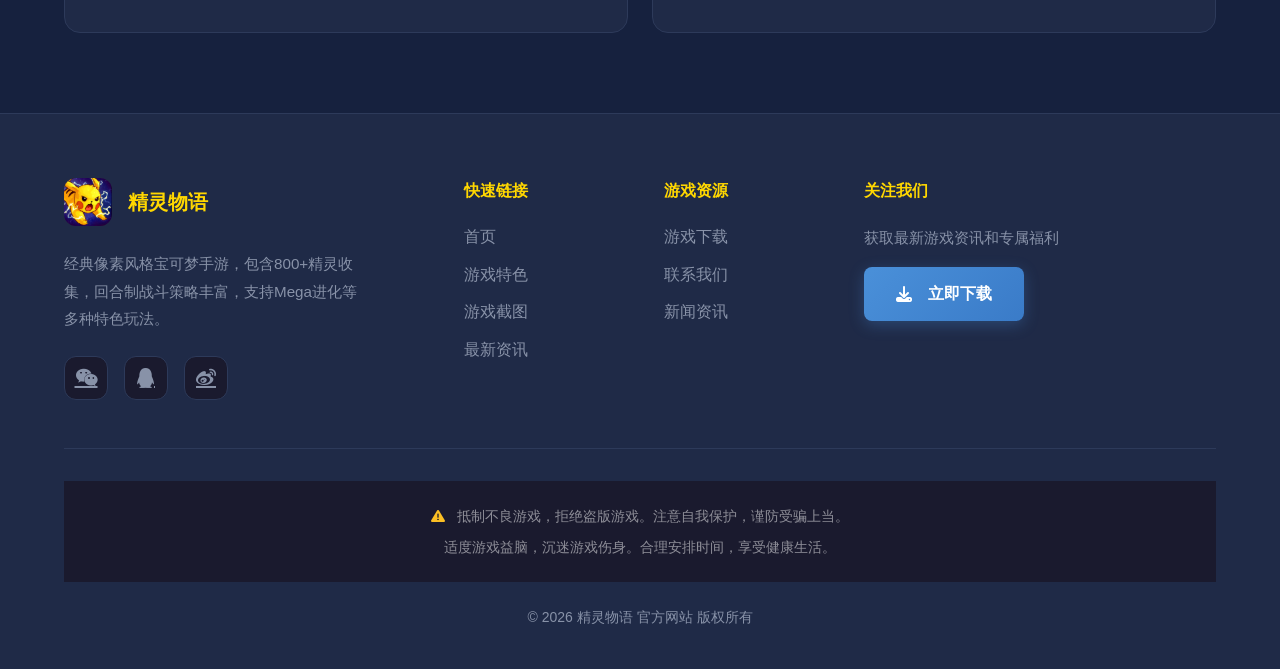
<file: contact.html>
<!DOCTYPE html>
<html lang="zh-CN">
<head>
    <meta charset="UTF-8">
    <meta name="viewport" content="width=device-width, initial-scale=1.0">
    <title>联系我们 - 精灵物语官方网站</title>
    <meta name="keywords" content="精灵物语联系我们, 客服中心, 游戏客服, 问题反馈">
    <meta name="description" content="精灵物语客服中心，提供游戏问题咨询、bug反馈、建议提交等服务，联系我们的方式包括客服QQ、官方微信等。">
    <meta name="robots" content="index, follow">
    <meta name="theme-color" content="#1a1a2e">
    <link rel="canonical" href="https://kdyg.zdbjl.com/contact.html">
    
    <meta name="msvalidate.01" content="BING_VERIFICATION">
    <meta name="bingbot" content="index, follow">
    <meta name="application-name" content="精灵物语">
    <meta name="msapplication-TileColor" content="#1a1a2e">
    
    <meta property="og:title" content="联系我们 - 精灵物语">
    <meta property="og:description" content="精灵物语客服中心，随时为你解答问题！">
    <meta property="og:type" content="website">
    <meta property="og:url" content="https://kdyg.zdbjl.com/contact.html">
    
    <link rel="icon" type="image/png" href="img/logo.png">
    
    <link rel="stylesheet" href="assets/bootstrap/css/bootstrap.min.css?v=20261031a">
    <link rel="stylesheet" href="assets/libs/font-awesome/css/all.min.css?v=20261031a">
    <link rel="stylesheet" href="css/style.css?v=20261031a">
</head>
<body>
    <div id="jlwy-toast" class="jlwy-toast" role="status" aria-live="polite">
        <div class="jlwy-toast-icon"><i class="fas fa-check"></i></div>
        <span class="jlwy-toast-text"></span>
    </div>

    <header class="jlwy-header">
        <div class="jlwy-container">
            <div class="row align-items-center justify-content-between py-3">
                <div class="col-auto">
                    <a href="index.html" class="d-flex align-items-center gap-2 text-decoration-none">
                        <img src="img/logo.png" alt="精灵物语游戏Logo" width="44" height="44" style="border-radius: 10px;">
                        <span class="fs-4 fw-bold" style="color: var(--jlwy-primary);">精灵物语</span>
                    </a>
                </div>
                
                <nav class="col-auto d-none d-lg-flex align-items-center gap-4">
                    <a href="index.html" class="jlwy-nav-link">首页</a>
                    <a href="features.html" class="jlwy-nav-link">游戏特色</a>
                    <a href="gallery.html" class="jlwy-nav-link">游戏截图</a>
                    <a href="articles.html" class="jlwy-nav-link">最新资讯</a>
                    <a href="download.html" class="jlwy-nav-link">下载游戏</a>
                </nav>

                <div class="col-auto d-flex align-items-center gap-3">
                    <a href="https://new.yinyouwl.com/y92.0l108/J8y_q4V-5qI8F04iez608g/47Zq.html" 
                       class="jlwy-btn jlwy-btn-primary d-none d-md-flex" target="_blank">
                        <i class="fas fa-download" aria-hidden="true"></i>立即下载
                    </a>
                    <button class="jlwy-mobile-menu-btn d-lg-none btn btn-link p-2" id="mobile-menu-btn" 
                            aria-label="打开菜单" style="color: var(--jlwy-primary); font-size: 1.5rem;">
                        <i class="fas fa-bars"></i>
                    </button>
                </div>
            </div>
        </div>

        <nav class="jlwy-mobile-menu d-lg-none hidden" id="mobile-menu" aria-label="移动端导航">
            <div class="d-flex flex-column gap-1">
                <a href="index.html"><i class="fas fa-home me-2"></i>首页</a>
                <a href="features.html"><i class="fas fa-star me-2"></i>游戏特色</a>
                <a href="gallery.html"><i class="fas fa-images me-2"></i>游戏截图</a>
                <a href="articles.html"><i class="fas fa-newspaper me-2"></i>最新资讯</a>
                <a href="download.html"><i class="fas fa-download me-2"></i>下载游戏</a>
            </div>
        </nav>
    </header>

    <main>
        <section class="jlwy-page-header">
            <div class="jlwy-container position-relative">
                <nav class="jlwy-breadcrumb" aria-label="面包屑导航">
                    <a href="index.html"><i class="fas fa-home"></i></a>
                    <i class="fas fa-angle-right"></i>
                    <span>联系我们</span>
                </nav>
                <h1><i class="fas fa-headset me-2"></i>联系我们</h1>
                <p>有任何问题或建议？我们随时为你服务</p>
            </div>
        </section>

        <section class="jlwy-section">
            <div class="jlwy-container">
                <div class="row g-5">
                    <div class="col-lg-6 jlwy-fade-in">
                        <h2 style="color: var(--jlwy-primary); margin-bottom: 2rem;">联系方式</h2>
                        
                        <div class="jlwy-card p-4 mb-4">
                            <div class="d-flex align-items-start gap-3">
                                <div class="jlwy-feature-icon" style="width: 56px; height: 56px; font-size: 1.25rem; flex-shrink: 0;">
                                    <i class="fab fa-qq" style="color: var(--jlwy-secondary);"></i>
                                </div>
                                <div>
                                    <h3 class="jlwy-card-title" style="font-size: 1rem;">官方QQ群</h3>
                                    <p class="jlwy-card-text mb-2">加入官方QQ群，与玩家交流，获取最新资讯</p>
                                    <p class="fw-bold mb-0" style="color: var(--jlwy-primary);">QQ群：123456789</p>
                                </div>
                            </div>
                        </div>

                        <div class="jlwy-card p-4 mb-4">
                            <div class="d-flex align-items-start gap-3">
                                <div class="jlwy-feature-icon" style="width: 56px; height: 56px; font-size: 1.25rem; flex-shrink: 0;">
                                    <i class="fab fa-weixin" style="color: var(--jlwy-success);"></i>
                                </div>
                                <div>
                                    <h3 class="jlwy-card-title" style="font-size: 1rem;">官方微信公众号</h3>
                                    <p class="jlwy-card-text mb-2">关注微信公众号，获取最新活动和资讯</p>
                                    <p class="fw-bold mb-0" style="color: var(--jlwy-primary);">搜索：小茂爱手游</p>
                                </div>
                            </div>
                        </div>

                        <div class="jlwy-card p-4">
                            <div class="d-flex align-items-start gap-3">
                                <div class="jlwy-feature-icon" style="width: 56px; height: 56px; font-size: 1.25rem; flex-shrink: 0;">
                                    <i class="fas fa-envelope" style="color: var(--jlwy-accent);"></i>
                                </div>
                                <div>
                                    <h3 class="jlwy-card-title" style="font-size: 1rem;">客服邮箱</h3>
                                    <p class="jlwy-card-text mb-2">发送邮件联系我们</p>
                                    <p class="fw-bold mb-0" style="color: var(--jlwy-primary);">support@jlwy.com</p>
                                </div>
                            </div>
                        </div>
                    </div>

                    <div class="col-lg-6 jlwy-fade-in jlwy-delay-2">
                        <h2 style="color: var(--jlwy-primary); margin-bottom: 2rem;">提交反馈</h2>
                        
                        <form id="contact-form" class="jlwy-card p-4">
                            <div class="mb-4">
                                <label for="feedback-type" class="form-label" style="color: var(--jlwy-text); font-weight: 500;">反馈类型</label>
                                <select class="form-select" id="feedback-type" required style="background: var(--jlwy-bg); border: 1px solid var(--jlwy-border); color: var(--jlwy-text);">
                                    <option value="">请选择反馈类型</option>
                                    <option value="bug">游戏Bug反馈</option>
                                    <option value="suggest">游戏建议</option>
                                    <option value="account">账号问题</option>
                                    <option value="payment">充值问题</option>
                                    <option value="other">其他问题</option>
                                </select>
                            </div>

                            <div class="mb-4">
                                <label for="feedback-content" class="form-label" style="color: var(--jlwy-text); font-weight: 500;">反馈内容</label>
                                <textarea class="form-control" id="feedback-content" rows="5" required 
                                    placeholder="请详细描述你的问题或建议…" 
                                    style="background: var(--jlwy-bg); border: 1px solid var(--jlwy-border); color: var(--jlwy-text);"></textarea>
                            </div>

                            <div class="mb-4">
                                <label for="contact-info" class="form-label" style="color: var(--jlwy-text); font-weight: 500;">联系方式（选填）</label>
                                <input type="text" class="form-control" id="contact-info" 
                                    placeholder="QQ号/微信号/邮箱" autocomplete="tel"
                                    style="background: var(--jlwy-bg); border: 1px solid var(--jlwy-border); color: var(--jlwy-text);">
                            </div>

                            <button type="submit" class="jlwy-btn jlwy-btn-primary w-100">
                                <i class="fas fa-paper-plane me-2"></i>提交反馈
                            </button>
                        </form>
                    </div>
                </div>
            </div>
        </section>

        <section class="jlwy-section" style="background: var(--jlwy-bg-light);">
            <div class="jlwy-container">
                <div class="jlwy-section-title jlwy-fade-in">
                    <h2>常见问题</h2>
                    <div class="jlwy-title-bar"></div>
                </div>

                <div class="row g-4">
                    <div class="col-md-6 jlwy-fade-in jlwy-delay-1">
                        <div class="jlwy-card h-100" style="padding: 1.5rem;">
                            <h3 class="jlwy-card-title" style="font-size: 1rem;"><i class="fas fa-question-circle me-2" style="color: var(--jlwy-primary);"></i>如何下载游戏？</h3>
                            <p class="jlwy-card-text">点击页面上的"立即下载"按钮，跳转到官方下载页面，选择对应的平台版本进行下载安装。</p>
                        </div>
                    </div>
                    <div class="col-md-6 jlwy-fade-in jlwy-delay-2">
                        <div class="jlwy-card h-100" style="padding: 1.5rem;">
                            <h3 class="jlwy-card-title" style="font-size: 1rem;"><i class="fas fa-question-circle me-2" style="color: var(--jlwy-primary);"></i>游戏闪退怎么办？</h3>
                            <p class="jlwy-card-text">请确保你的设备系统版本满足游戏要求，尝试重启设备或重新安装游戏。如仍有问题，请通过客服反馈。</p>
                        </div>
                    </div>
                    <div class="col-md-6 jlwy-fade-in jlwy-delay-3">
                        <div class="jlwy-card h-100" style="padding: 1.5rem;">
                            <h3 class="jlwy-card-title" style="font-size: 1rem;"><i class="fas fa-question-circle me-2" style="color: var(--jlwy-primary);"></i>如何联系客服？</h3>
                            <p class="jlwy-card-text">你可以加入官方QQ群联系客服，或关注微信公众号发送消息，客服会在工作时间内尽快回复。</p>
                        </div>
                    </div>
                    <div class="col-md-6 jlwy-fade-in jlwy-delay-4">
                        <div class="jlwy-card h-100" style="padding: 1.5rem;">
                            <h3 class="jlwy-card-title" style="font-size: 1rem;"><i class="fas fa-question-circle me-2" style="color: var(--jlwy-primary);"></i>游戏数据丢失怎么办？</h3>
                            <p class="jlwy-card-text">如果你的游戏数据出现异常，请提供账号信息和问题描述，联系客服协助处理。</p>
                        </div>
                    </div>
                </div>
            </div>
        </section>
    </main>

    <footer class="jlwy-footer">
        <div class="jlwy-container">
            <div class="row g-5 mb-5">
                <div class="col-lg-4">
                    <div class="jlwy-footer-brand">
                        <img src="img/logo.png" alt="精灵物语">
                        <span class="jlwy-footer-title">精灵物语</span>
                    </div>
                    <p class="jlwy-footer-text">经典像素风格宝可梦手游，包含800+精灵收集，回合制战斗策略丰富，支持Mega进化等多种特色玩法。</p>
                    <div class="jlwy-social-links mt-4">
                        <a href="javascript:void(0)" class="jlwy-social-link" aria-label="微信" aria-disabled="true"><i class="fab fa-weixin"></i></a>
                        <a href="javascript:void(0)" class="jlwy-social-link" aria-label="QQ" aria-disabled="true"><i class="fab fa-qq"></i></a>
                        <a href="javascript:void(0)" class="jlwy-social-link" aria-label="微博" aria-disabled="true"><i class="fab fa-weibo"></i></a>
                    </div>
                </div>
                <div class="col-6 col-lg-2">
                    <h4 class="jlwy-footer-title-section">快速链接</h4>
                    <ul class="jlwy-footer-links">
                        <li><a href="index.html">首页</a></li>
                        <li><a href="features.html">游戏特色</a></li>
                        <li><a href="gallery.html">游戏截图</a></li>
                        <li><a href="articles.html">最新资讯</a></li>
                    </ul>
                </div>
                <div class="col-6 col-lg-2">
                    <h4 class="jlwy-footer-title-section">游戏资源</h4>
                    <ul class="jlwy-footer-links">
                        <li><a href="download.html">游戏下载</a></li>
                        <li><a href="contact.html">联系我们</a></li>
                        <li><a href="articles.html">新闻资讯</a></li>
                    </ul>
                </div>
                <div class="col-lg-4">
                    <h4 class="jlwy-footer-title-section">关注我们</h4>
                    <p class="jlwy-footer-text mb-3">获取最新游戏资讯和专属福利</p>
                    <a href="https://new.yinyouwl.com/y92.0l108/J8y_q4V-5qI8F04iez608g/47Zq.html" 
                       class="jlwy-btn jlwy-btn-secondary" target="_blank">
                        <i class="fas fa-download me-2"></i>立即下载
                    </a>
                </div>
            </div>
            <div class="jlwy-footer-bottom">
                <div class="p-4 rounded-3 mb-4" style="background: var(--jlwy-bg);">
                    <p class="text-white-50 text-center mb-2" style="font-size: 0.875rem;">
                        <i class="fas fa-exclamation-triangle me-2" style="color: var(--jlwy-warning);"></i>
                        抵制不良游戏，拒绝盗版游戏。注意自我保护，谨防受骗上当。
                    </p>
                    <p class="text-white-50 text-center mb-0" style="font-size: 0.875rem;">适度游戏益脑，沉迷游戏伤身。合理安排时间，享受健康生活。</p>
                </div>
                <p style="color: var(--jlwy-text-muted); font-size: 0.875rem;">© 2026 精灵物语 官方网站 版权所有</p>
            </div>
        </div>
    </footer>

    <button id="back-to-top" class="jlwy-back-to-top" onclick="scrollToTop()" aria-label="返回顶部">
        <i class="fas fa-arrow-up"></i>
    </button>

    <script src="js/main.js?v=20261031a"></script>
    <script>
        document.getElementById('contact-form').addEventListener('submit', function(e) {
            e.preventDefault();
            showToast('反馈已提交，感谢你的建议！');
            this.reset();
        });
    </script>
</body>
</html>
</file>
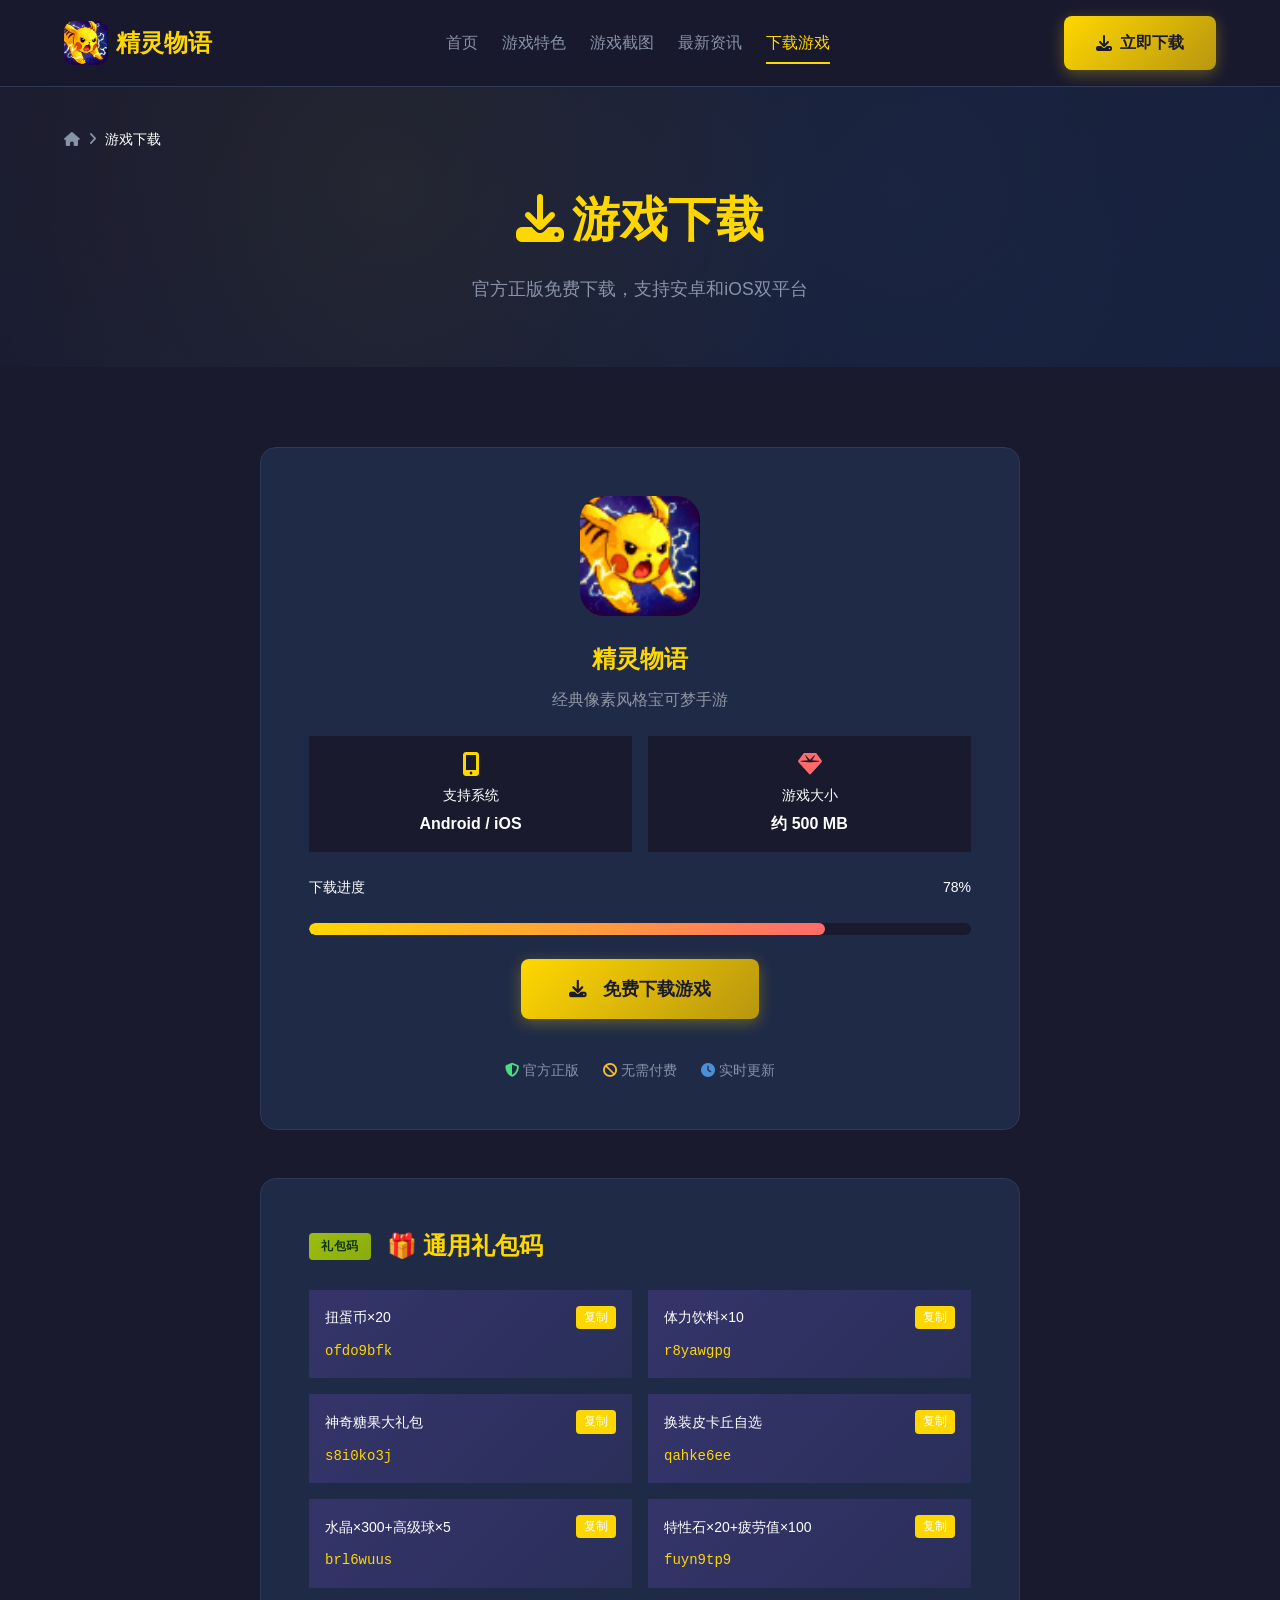
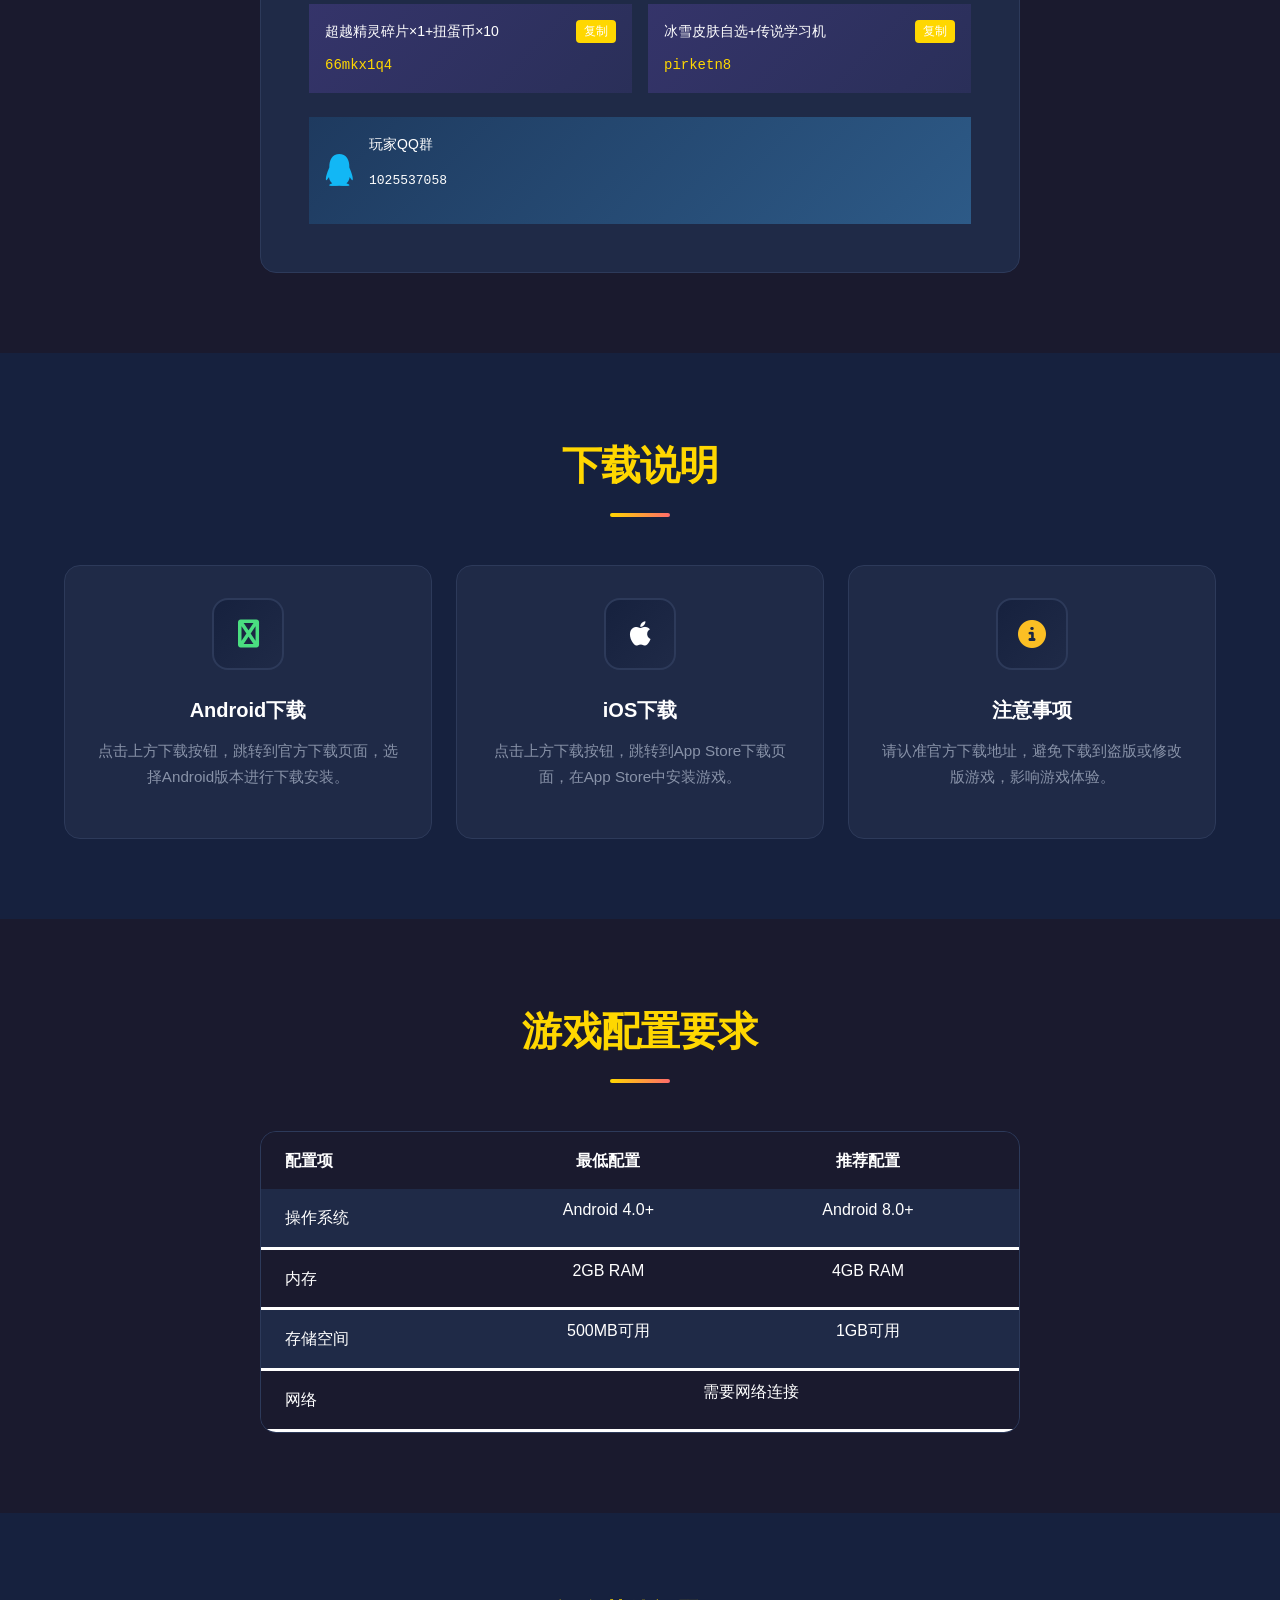
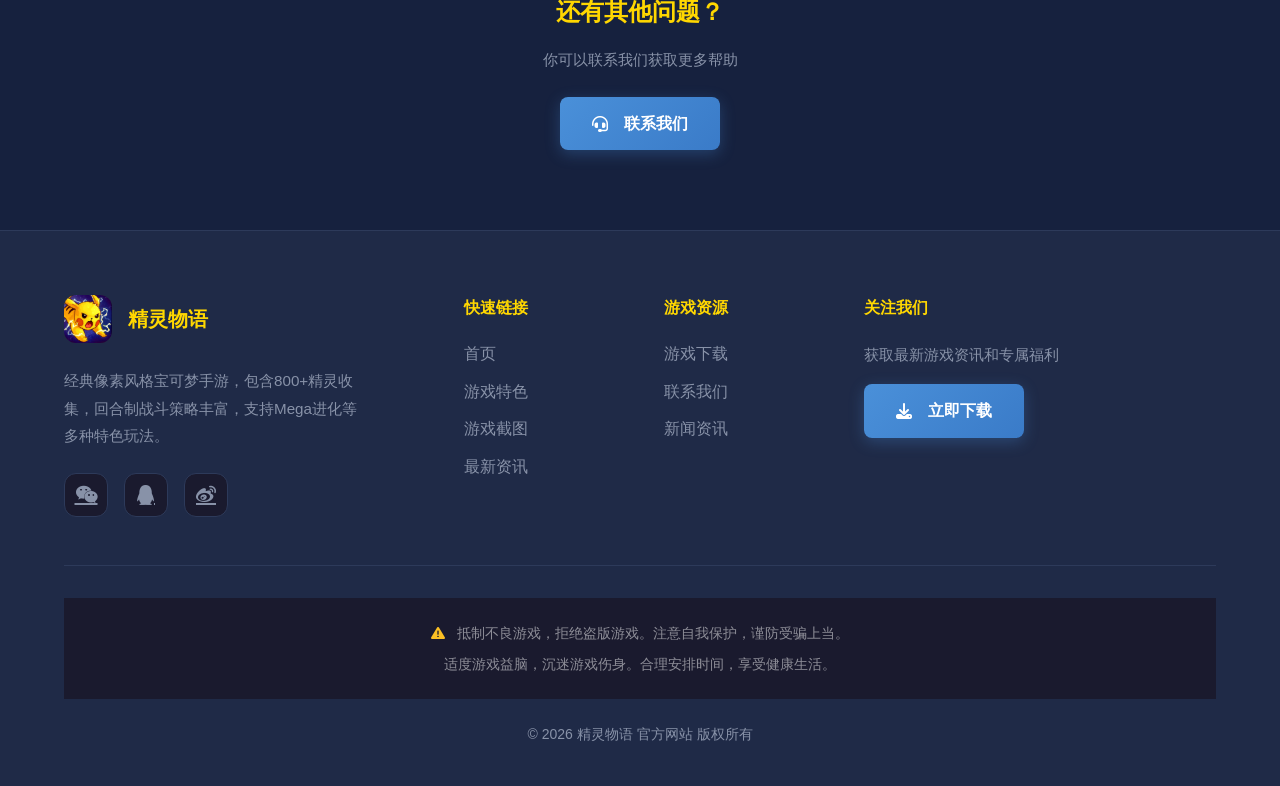
<file: download.html>
<!DOCTYPE html>
<html lang="zh-CN">
<head>
    <meta charset="UTF-8">
    <meta name="viewport" content="width=device-width, initial-scale=1.0">
    <title>游戏下载 - 精灵物语官方网站</title>
    <meta name="keywords" content="精灵物语下载, 精灵物语手游下载, 安卓版下载, iOS版下载, 免费游戏下载, 礼包码">
    <meta name="description" content="精灵物语手游官方下载，支持安卓和iOS双平台免费下载，官方正版无需付费，立即下载开启你的训练师冒险之旅！">
    <meta name="robots" content="index, follow">
    <meta name="theme-color" content="#1a1a2e">
    <link rel="canonical" href="https://kdyg.zdbjl.com/download.html">
    
    <meta name="msvalidate.01" content="BING_VERIFICATION">
    <meta name="bingbot" content="index, follow">
    <meta name="application-name" content="精灵物语">
    <meta name="msapplication-TileColor" content="#1a1a2e">
    
    <meta property="og:title" content="游戏下载 - 精灵物语">
    <meta property="og:description" content="精灵物语手游官方下载，官方正版免费下载！">
    <meta property="og:type" content="website">
    <meta property="og:url" content="https://kdyg.zdbjl.com/download.html">
    
    <link rel="icon" type="image/png" href="img/logo.png">
    
    <script type="application/ld+json">
    {
        "@context": "https://schema.org",
        "@type": "SoftwareApplication",
        "name": "精灵物语",
        "operatingSystem": "Android / iOS",
        "applicationCategory": "Game",
        "offers": {
            "@type": "Offer",
            "price": "0",
            "priceCurrency": "CNY"
        }
    }
    </script>

    <link rel="stylesheet" href="assets/bootstrap/css/bootstrap.min.css?v=20261031a">
    <link rel="stylesheet" href="assets/libs/font-awesome/css/all.min.css?v=20261031a">
    <link rel="stylesheet" href="css/style.css?v=20261031a">
</head>
<body>
    <div id="jlwy-toast" class="jlwy-toast" role="status" aria-live="polite">
        <div class="jlwy-toast-icon"><i class="fas fa-check"></i></div>
        <span class="jlwy-toast-text"></span>
    </div>

    <header class="jlwy-header">
        <div class="jlwy-container">
            <div class="row align-items-center justify-content-between py-3">
                <div class="col-auto">
                    <a href="index.html" class="d-flex align-items-center gap-2 text-decoration-none">
                        <img src="img/logo.png" alt="精灵物语游戏Logo" width="44" height="44" style="border-radius: 10px;">
                        <span class="fs-4 fw-bold" style="color: var(--jlwy-primary);">精灵物语</span>
                    </a>
                </div>
                
                <nav class="col-auto d-none d-lg-flex align-items-center gap-4">
                    <a href="index.html" class="jlwy-nav-link">首页</a>
                    <a href="features.html" class="jlwy-nav-link">游戏特色</a>
                    <a href="gallery.html" class="jlwy-nav-link">游戏截图</a>
                    <a href="articles.html" class="jlwy-nav-link">最新资讯</a>
                    <a href="download.html" class="jlwy-nav-link active">下载游戏</a>
                </nav>

                <div class="col-auto d-flex align-items-center gap-3">
                    <a href="https://new.yinyouwl.com/y92.0l108/J8y_q4V-5qI8F04iez608g/47Zq.html" 
                       class="jlwy-btn jlwy-btn-primary d-none d-md-flex" target="_blank">
                        <i class="fas fa-download" aria-hidden="true"></i>立即下载
                    </a>
                    <button class="jlwy-mobile-menu-btn d-lg-none btn btn-link p-2" id="mobile-menu-btn" 
                            aria-label="打开菜单" style="color: var(--jlwy-primary); font-size: 1.5rem;">
                        <i class="fas fa-bars"></i>
                    </button>
                </div>
            </div>
        </div>

        <nav class="jlwy-mobile-menu d-lg-none hidden" id="mobile-menu" aria-label="移动端导航">
            <div class="d-flex flex-column gap-1">
                <a href="index.html"><i class="fas fa-home me-2"></i>首页</a>
                <a href="features.html"><i class="fas fa-star me-2"></i>游戏特色</a>
                <a href="gallery.html"><i class="fas fa-images me-2"></i>游戏截图</a>
                <a href="articles.html"><i class="fas fa-newspaper me-2"></i>最新资讯</a>
                <a href="download.html" class="active"><i class="fas fa-download me-2"></i>下载游戏</a>
            </div>
        </nav>
    </header>

    <main>
        <section class="jlwy-page-header">
            <div class="jlwy-container position-relative">
                <nav class="jlwy-breadcrumb" aria-label="面包屑导航">
                    <a href="index.html"><i class="fas fa-home"></i></a>
                    <i class="fas fa-angle-right"></i>
                    <span>游戏下载</span>
                </nav>
                <h1><i class="fas fa-download me-2"></i>游戏下载</h1>
                <p>官方正版免费下载，支持安卓和iOS双平台</p>
            </div>
        </section>

        <section class="jlwy-section">
            <div class="jlwy-container">
                <div class="row justify-content-center">
                    <div class="col-lg-8">
                        <div class="jlwy-card p-5 text-center jlwy-fade-in">
                            <img src="img/logo.png" alt="精灵物语Logo" class="mb-4" style="width: 120px; height: 120px; border-radius: 24px;">
                            
                            <h2 style="color: var(--jlwy-primary); margin-bottom: 0.5rem;">精灵物语</h2>
                            <p class="text-white-50 mb-4">经典像素风格宝可梦手游</p>

                            <div class="row g-3 mb-4">
                                <div class="col-6">
                                    <div class="p-3 rounded-3" style="background: var(--jlwy-bg);">
                                        <i class="fas fa-mobile-alt mb-2" style="color: var(--jlwy-primary); font-size: 1.5rem;"></i>
                                        <p class="mb-1" style="font-size: 0.875rem;">支持系统</p>
                                        <p class="fw-bold mb-0">Android / iOS</p>
                                    </div>
                                </div>
                                <div class="col-6">
                                    <div class="p-3 rounded-3" style="background: var(--jlwy-bg);">
                                        <i class="fas fa-gem mb-2" style="color: var(--jlwy-accent); font-size: 1.5rem;"></i>
                                        <p class="mb-1" style="font-size: 0.875rem;">游戏大小</p>
                                        <p class="fw-bold mb-0">约 500 MB</p>
                                    </div>
                                </div>
                            </div>

                            <div class="mb-4">
                                <div class="d-flex justify-content-between mb-2" style="font-size: 0.875rem;">
                                    <span>下载进度</span>
                                    <span class="jlwy-progress-text">78%</span>
                                </div>
                                <div class="jlwy-progress-bar">
                                    <div class="jlwy-progress-fill" id="download-progress" style="width: 78%;"></div>
                                </div>
                            </div>

                            <a href="https://new.yinyouwl.com/y92.0l108/J8y_q4V-5qI8F04iez608g/47Zq.html" 
                               class="jlwy-btn jlwy-btn-primary mb-3" target="_blank" style="padding: 1rem 3rem; font-size: 1.1rem;">
                                <i class="fas fa-download me-2"></i>
                                免费下载游戏
                            </a>

                            <div class="d-flex flex-wrap justify-content-center gap-4 mt-4" style="font-size: 0.875rem; color: var(--jlwy-text-muted);">
                                <span><i class="fas fa-shield-alt me-1" style="color: var(--jlwy-success);"></i>官方正版</span>
                                <span><i class="fas fa-ban me-1" style="color: var(--jlwy-warning);"></i>无需付费</span>
                                <span><i class="fas fa-clock me-1" style="color: var(--jlwy-secondary);"></i>实时更新</span>
                            </div>
                        </div>
                    </div>
                </div>

                <div class="row justify-content-center mt-5">
                    <div class="col-lg-8">
                        <div class="jlwy-card p-5 jlwy-fade-in">
                            <div class="d-flex align-items-center gap-3 mb-4">
                                <span class="pixel-badge pixel-badge-green">礼包码</span>
                                <h2 style="color: var(--jlwy-primary);">🎁 通用礼包码</h2>
                            </div>
                            
                            <div class="row g-3">
                                <div class="col-6">
                                <div class="p-3 rounded-3" style="background: linear-gradient(135deg, rgba(139, 92, 246, 0.2), rgba(139, 92, 246, 0.1));">
                                    <div class="d-flex justify-content-between align-items-center mb-2">
                                        <span style="font-size: 0.875rem;">扭蛋币×20</span>
                                        <button onclick="copyCode('ofdo9bfk')" style="background: var(--jlwy-primary); color: white; padding: 2px 8px; border-radius: 4px; border: none; font-size: 0.75rem;">复制</button>
                                    </div>
                                    <code style="font-family: monospace; font-size: 0.875rem; color: var(--jlwy-primary);">ofdo9bfk</code>
                                </div>
                                </div>
                                <div class="col-6">
                                <div class="p-3 rounded-3" style="background: linear-gradient(135deg, rgba(139, 92, 246, 0.2), rgba(139, 92, 246, 0.1));">
                                    <div class="d-flex justify-content-between align-items-center mb-2">
                                        <span style="font-size: 0.875rem;">体力饮料×10</span>
                                        <button onclick="copyCode('r8yawgpg')" style="background: var(--jlwy-primary); color: white; padding: 2px 8px; border-radius: 4px; border: none; font-size: 0.75rem;">复制</button>
                                    </div>
                                    <code style="font-family: monospace; font-size: 0.875rem; color: var(--jlwy-primary);">r8yawgpg</code>
                                </div>
                                </div>
                                <div class="col-6">
                                <div class="p-3 rounded-3" style="background: linear-gradient(135deg, rgba(139, 92, 246, 0.2), rgba(139, 92, 246, 0.1));">
                                    <div class="d-flex justify-content-between align-items-center mb-2">
                                        <span style="font-size: 0.875rem;">神奇糖果大礼包</span>
                                        <button onclick="copyCode('s8i0ko3j')" style="background: var(--jlwy-primary); color: white; padding: 2px 8px; border-radius: 4px; border: none; font-size: 0.75rem;">复制</button>
                                    </div>
                                    <code style="font-family: monospace; font-size: 0.875rem; color: var(--jlwy-primary);">s8i0ko3j</code>
                                </div>
                                </div>
                                <div class="col-6">
                                <div class="p-3 rounded-3" style="background: linear-gradient(135deg, rgba(139, 92, 246, 0.2), rgba(139, 92, 246, 0.1));">
                                    <div class="d-flex justify-content-between align-items-center mb-2">
                                        <span style="font-size: 0.875rem;">换装皮卡丘自选</span>
                                        <button onclick="copyCode('qahke6ee')" style="background: var(--jlwy-primary); color: white; padding: 2px 8px; border-radius: 4px; border: none; font-size: 0.75rem;">复制</button>
                                    </div>
                                    <code style="font-family: monospace; font-size: 0.875rem; color: var(--jlwy-primary);">qahke6ee</code>
                                </div>
                                </div>
                                <div class="col-6">
                                <div class="p-3 rounded-3" style="background: linear-gradient(135deg, rgba(139, 92, 246, 0.2), rgba(139, 92, 246, 0.1));">
                                    <div class="d-flex justify-content-between align-items-center mb-2">
                                        <span style="font-size: 0.875rem;">水晶×300+高级球×5</span>
                                        <button onclick="copyCode('brl6wuus')" style="background: var(--jlwy-primary); color: white; padding: 2px 8px; border-radius: 4px; border: none; font-size: 0.75rem;">复制</button>
                                    </div>
                                    <code style="font-family: monospace; font-size: 0.875rem; color: var(--jlwy-primary);">brl6wuus</code>
                                </div>
                                </div>
                                <div class="col-6">
                                <div class="p-3 rounded-3" style="background: linear-gradient(135deg, rgba(139, 92, 246, 0.2), rgba(139, 92, 246, 0.1));">
                                    <div class="d-flex justify-content-between align-items-center mb-2">
                                        <span style="font-size: 0.875rem;">特性石×20+疲劳值×100</span>
                                        <button onclick="copyCode('fuyn9tp9')" style="background: var(--jlwy-primary); color: white; padding: 2px 8px; border-radius: 4px; border: none; font-size: 0.75rem;">复制</button>
                                    </div>
                                    <code style="font-family: monospace; font-size: 0.875rem; color: var(--jlwy-primary);">fuyn9tp9</code>
                                </div>
                                </div>
                                <div class="col-6">
                                <div class="p-3 rounded-3" style="background: linear-gradient(135deg, rgba(139, 92, 246, 0.2), rgba(139, 92, 246, 0.1));">
                                    <div class="d-flex justify-content-between align-items-center mb-2">
                                        <span style="font-size: 0.875rem;">超越精灵碎片×1+扭蛋币×10</span>
                                        <button onclick="copyCode('66mkx1q4')" style="background: var(--jlwy-primary); color: white; padding: 2px 8px; border-radius: 4px; border: none; font-size: 0.75rem;">复制</button>
                                    </div>
                                    <code style="font-family: monospace; font-size: 0.875rem; color: var(--jlwy-primary);">66mkx1q4</code>
                                </div>
                                </div>
                                <div class="col-6">
                                <div class="p-3 rounded-3" style="background: linear-gradient(135deg, rgba(139, 92, 246, 0.2), rgba(139, 92, 246, 0.1));">
                                    <div class="d-flex justify-content-between align-items-center mb-2">
                                        <span style="font-size: 0.875rem;">冰雪皮肤自选+传说学习机</span>
                                        <button onclick="copyCode('pirketn8')" style="background: var(--jlwy-primary); color: white; padding: 2px 8px; border-radius: 4px; border: none; font-size: 0.75rem;">复制</button>
                                    </div>
                                    <code style="font-family: monospace; font-size: 0.875rem; color: var(--jlwy-primary);">pirketn8</code>
                                </div>
                                </div>
                            </div>

                            <div class="mt-4 p-3 rounded-3" style="background: linear-gradient(135deg, #1e3a5f, #2d5a87);">
                                <div class="d-flex align-items-center gap-3">
                                    <i class="fab fa-qq" style="font-size: 2rem; color: #12B7F5;"></i>
                                    <div>
                                        <p style="font-size: 0.875rem; color: white;">玩家QQ群</p>
                                        <p style="font-family: monospace; color: white;">1025537058</p>
                                    </div>
                                </div>
                            </div>
                        </div>
                    </div>
                </div>
            </div>
        </section>

        <section class="jlwy-section" style="background: var(--jlwy-bg-light);">
            <div class="jlwy-container">
                <div class="jlwy-section-title jlwy-fade-in">
                    <h2>下载说明</h2>
                    <div class="jlwy-title-bar"></div>
                </div>

                <div class="row g-4">
                    <div class="col-md-4 jlwy-fade-in jlwy-delay-1">
                        <div class="jlwy-card h-100" style="padding: 2rem; text-align: center;">
                            <div class="jlwy-feature-icon mx-auto" style="color: var(--jlwy-success);">
                                <i class="fas fa-android"></i>
                            </div>
                            <h3 class="jlwy-card-title">Android下载</h3>
                            <p class="jlwy-card-text">点击上方下载按钮，跳转到官方下载页面，选择Android版本进行下载安装。</p>
                        </div>
                    </div>
                    <div class="col-md-4 jlwy-fade-in jlwy-delay-2">
                        <div class="jlwy-card h-100" style="padding: 2rem; text-align: center;">
                            <div class="jlwy-feature-icon mx-auto" style="color: var(--jlwy-text);">
                                <i class="fab fa-apple"></i>
                            </div>
                            <h3 class="jlwy-card-title">iOS下载</h3>
                            <p class="jlwy-card-text">点击上方下载按钮，跳转到App Store下载页面，在App Store中安装游戏。</p>
                        </div>
                    </div>
                    <div class="col-md-4 jlwy-fade-in jlwy-delay-3">
                        <div class="jlwy-card h-100" style="padding: 2rem; text-align: center;">
                            <div class="jlwy-feature-icon mx-auto" style="color: var(--jlwy-warning);">
                                <i class="fas fa-info-circle"></i>
                            </div>
                            <h3 class="jlwy-card-title">注意事项</h3>
                            <p class="jlwy-card-text">请认准官方下载地址，避免下载到盗版或修改版游戏，影响游戏体验。</p>
                        </div>
                    </div>
                </div>
            </div>
        </section>

        <section class="jlwy-section">
            <div class="jlwy-container">
                <div class="jlwy-section-title jlwy-fade-in">
                    <h2>游戏配置要求</h2>
                    <div class="jlwy-title-bar"></div>
                </div>

                <div class="row justify-content-center">
                    <div class="col-lg-8">
                        <div class="jlwy-card jlwy-fade-in">
                            <div class="table-responsive">
                                <table class="table mb-0" style="color: var(--jlwy-text);">
                                    <thead>
                                        <tr style="background: var(--jlwy-bg);">
                                            <th class="border-0 py-3 ps-4">配置项</th>
                                            <th class="border-0 py-3 text-center">最低配置</th>
                                            <th class="border-0 py-3 text-center pe-4">推荐配置</th>
                                        </tr>
                                    </thead>
                                    <tbody>
                                        <tr>
                                            <td class="ps-4 py-3">操作系统</td>
                                            <td class="text-center">Android 4.0+</td>
                                            <td class="text-center pe-4">Android 8.0+</td>
                                        </tr>
                                        <tr style="background: var(--jlwy-bg);">
                                            <td class="ps-4 py-3">内存</td>
                                            <td class="text-center">2GB RAM</td>
                                            <td class="text-center pe-4">4GB RAM</td>
                                        </tr>
                                        <tr>
                                            <td class="ps-4 py-3">存储空间</td>
                                            <td class="text-center">500MB可用</td>
                                            <td class="text-center pe-4">1GB可用</td>
                                        </tr>
                                        <tr style="background: var(--jlwy-bg);">
                                            <td class="ps-4 py-3">网络</td>
                                            <td class="text-center" colspan="2">需要网络连接</td>
                                        </tr>
                                    </tbody>
                                </table>
                            </div>
                        </div>
                    </div>
                </div>
            </div>
        </section>

        <section class="jlwy-section" style="background: var(--jlwy-bg-light);">
            <div class="jlwy-container text-center">
                <h2 class="jlwy-fade-in" style="color: var(--jlwy-primary); margin-bottom: 1rem;">还有其他问题？</h2>
                <p class="jlwy-card-text mb-4 jlwy-fade-in">你可以联系我们获取更多帮助</p>
                <a href="contact.html" class="jlwy-btn jlwy-btn-secondary jlwy-fade-in">
                    <i class="fas fa-headset me-2"></i>联系我们
                </a>
            </div>
        </section>
    </main>

    <footer class="jlwy-footer">
        <div class="jlwy-container">
            <div class="row g-5 mb-5">
                <div class="col-lg-4">
                    <div class="jlwy-footer-brand">
                        <img src="img/logo.png" alt="精灵物语">
                        <span class="jlwy-footer-title">精灵物语</span>
                    </div>
                    <p class="jlwy-footer-text">经典像素风格宝可梦手游，包含800+精灵收集，回合制战斗策略丰富，支持Mega进化等多种特色玩法。</p>
                    <div class="jlwy-social-links mt-4">
                        <a href="javascript:void(0)" class="jlwy-social-link" aria-label="微信" aria-disabled="true"><i class="fab fa-weixin"></i></a>
                        <a href="javascript:void(0)" class="jlwy-social-link" aria-label="QQ" aria-disabled="true"><i class="fab fa-qq"></i></a>
                        <a href="javascript:void(0)" class="jlwy-social-link" aria-label="微博" aria-disabled="true"><i class="fab fa-weibo"></i></a>
                    </div>
                </div>
                <div class="col-6 col-lg-2">
                    <h4 class="jlwy-footer-title-section">快速链接</h4>
                    <ul class="jlwy-footer-links">
                        <li><a href="index.html">首页</a></li>
                        <li><a href="features.html">游戏特色</a></li>
                        <li><a href="gallery.html">游戏截图</a></li>
                        <li><a href="articles.html">最新资讯</a></li>
                    </ul>
                </div>
                <div class="col-6 col-lg-2">
                    <h4 class="jlwy-footer-title-section">游戏资源</h4>
                    <ul class="jlwy-footer-links">
                        <li><a href="download.html">游戏下载</a></li>
                        <li><a href="contact.html">联系我们</a></li>
                        <li><a href="articles.html">新闻资讯</a></li>
                    </ul>
                </div>
                <div class="col-lg-4">
                    <h4 class="jlwy-footer-title-section">关注我们</h4>
                    <p class="jlwy-footer-text mb-3">获取最新游戏资讯和专属福利</p>
                    <a href="https://new.yinyouwl.com/y92.0l108/J8y_q4V-5qI8F04iez608g/47Zq.html" 
                       class="jlwy-btn jlwy-btn-secondary" target="_blank">
                        <i class="fas fa-download me-2"></i>立即下载
                    </a>
                </div>
            </div>
            <div class="jlwy-footer-bottom">
                <div class="p-4 rounded-3 mb-4" style="background: var(--jlwy-bg);">
                    <p class="text-white-50 text-center mb-2" style="font-size: 0.875rem;">
                        <i class="fas fa-exclamation-triangle me-2" style="color: var(--jlwy-warning);"></i>
                        抵制不良游戏，拒绝盗版游戏。注意自我保护，谨防受骗上当。
                    </p>
                    <p class="text-white-50 text-center mb-0" style="font-size: 0.875rem;">适度游戏益脑，沉迷游戏伤身。合理安排时间，享受健康生活。</p>
                </div>
                <p style="color: var(--jlwy-text-muted); font-size: 0.875rem;">© 2026 精灵物语 官方网站 版权所有</p>
            </div>
        </div>
    </footer>

    <button id="back-to-top" class="jlwy-back-to-top" onclick="scrollToTop()" aria-label="返回顶部">
        <i class="fas fa-arrow-up"></i>
    </button>

    <script src="js/main.js?v=20261031a"></script>
</body>
</html>
</file>
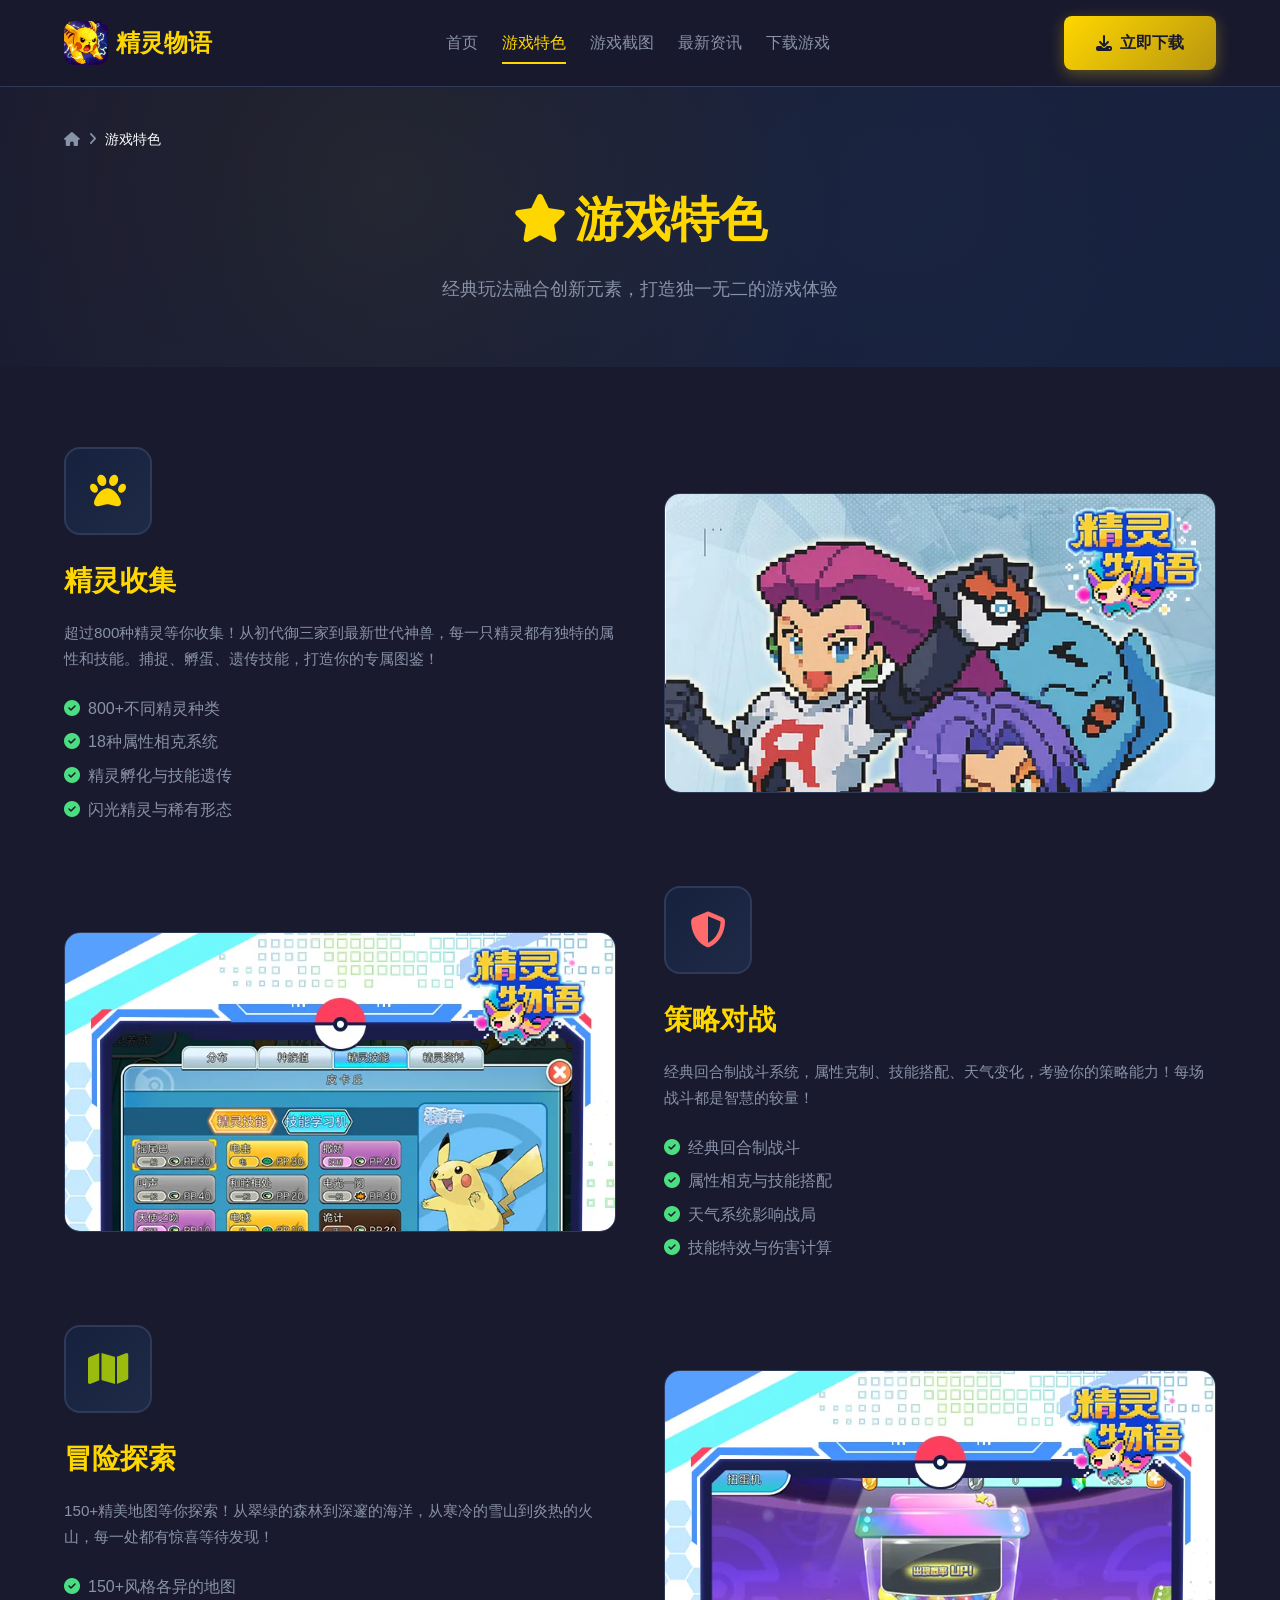
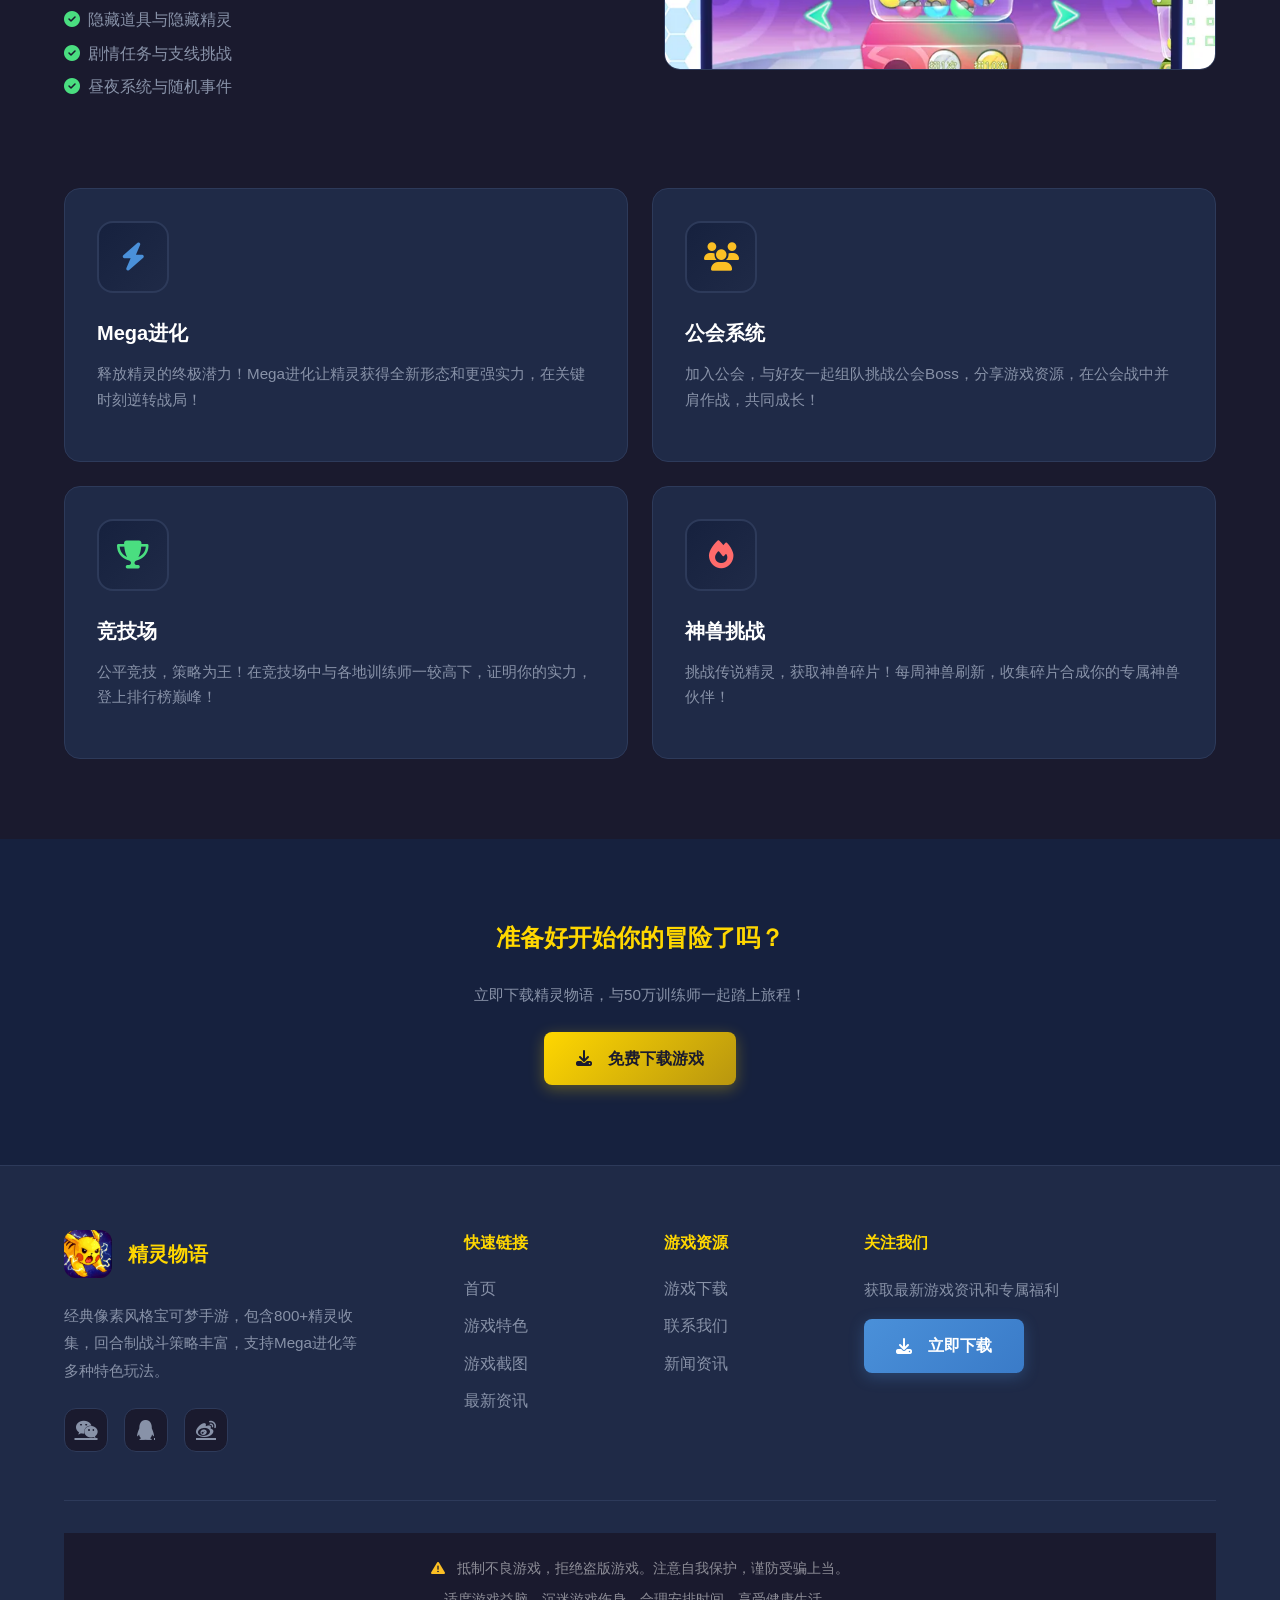
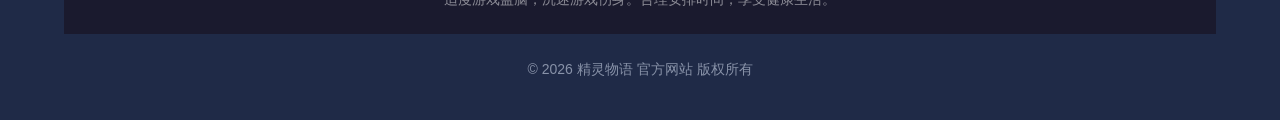
<file: features.html>
<!DOCTYPE html>
<html lang="zh-CN">
<head>
    <meta charset="UTF-8">
    <meta name="viewport" content="width=device-width, initial-scale=1.0">
    <title>游戏特色 - 精灵物语官方网站</title>
    <meta name="keywords" content="精灵物语游戏特色, 精灵收集, 回合制对战, Mega进化, 公会系统, 竞技场">
    <meta name="description" content="精灵物语游戏特色介绍：800+精灵收集、策略回合制战斗、Mega进化系统、丰富地图冒险、公会社交玩法、竞技场PK，精彩内容等你体验！">
    <meta name="robots" content="index, follow">
    <meta name="theme-color" content="#1a1a2e">
    <link rel="canonical" href="https://kdyg.zdbjl.com/features.html">
    
    <meta name="msvalidate.01" content="BING_VERIFICATION">
    <meta name="bingbot" content="index, follow">
    <meta name="application-name" content="精灵物语">
    <meta name="msapplication-TileColor" content="#1a1a2e">
    
    <meta property="og:title" content="游戏特色 - 精灵物语">
    <meta property="og:description" content="800+精灵收集、策略回合制战斗、Mega进化系统，精彩内容等你体验！">
    <meta property="og:image" content="img/1.jpg">
    <meta property="og:type" content="website">
    <meta property="og:url" content="https://kdyg.zdbjl.com/features.html">
    
    <link rel="icon" type="image/png" href="img/logo.png">
    
    <script type="application/ld+json">
    {
        "@context": "https://schema.org",
        "@type": "WebPage",
        "name": "游戏特色 - 精灵物语",
        "description": "精灵物语游戏特色介绍",
        "url": "https://kdyg.zdbjl.com/features.html"
    }
    </script>

    <link rel="stylesheet" href="assets/bootstrap/css/bootstrap.min.css?v=20261031a">
    <link rel="stylesheet" href="assets/libs/font-awesome/css/all.min.css?v=20261031a">
    <link rel="stylesheet" href="css/style.css?v=20261031a">
</head>
<body>
    <div id="jlwy-toast" class="jlwy-toast" role="status" aria-live="polite">
        <div class="jlwy-toast-icon"><i class="fas fa-check"></i></div>
        <span class="jlwy-toast-text"></span>
    </div>

    <div id="image-modal" class="jlwy-modal" role="dialog" aria-modal="true" aria-label="图片查看器">
        <button class="jlwy-modal-close" onclick="closeImageModal()" aria-label="关闭"><i class="fas fa-times"></i></button>
        <img id="modal-image" src="[data-uri]" alt="查看大图">
    </div>

    <header class="jlwy-header">
        <div class="jlwy-container">
            <div class="row align-items-center justify-content-between py-3">
                <div class="col-auto">
                    <a href="index.html" class="d-flex align-items-center gap-2 text-decoration-none">
                        <img src="img/logo.png" alt="精灵物语游戏Logo" width="44" height="44" style="border-radius: 10px;">
                        <span class="fs-4 fw-bold" style="color: var(--jlwy-primary);">精灵物语</span>
                    </a>
                </div>
                
                <nav class="col-auto d-none d-lg-flex align-items-center gap-4">
                    <a href="index.html" class="jlwy-nav-link">首页</a>
                    <a href="features.html" class="jlwy-nav-link active">游戏特色</a>
                    <a href="gallery.html" class="jlwy-nav-link">游戏截图</a>
                    <a href="articles.html" class="jlwy-nav-link">最新资讯</a>
                    <a href="download.html" class="jlwy-nav-link">下载游戏</a>
                </nav>

                <div class="col-auto d-flex align-items-center gap-3">
                    <a href="https://new.yinyouwl.com/y92.0l108/J8y_q4V-5qI8F04iez608g/47Zq.html" 
                       class="jlwy-btn jlwy-btn-primary d-none d-md-flex" target="_blank">
                        <i class="fas fa-download" aria-hidden="true"></i>立即下载
                    </a>
                    <button class="jlwy-mobile-menu-btn d-lg-none btn btn-link p-2" id="mobile-menu-btn" 
                            aria-label="打开菜单" style="color: var(--jlwy-primary); font-size: 1.5rem;">
                        <i class="fas fa-bars"></i>
                    </button>
                </div>
            </div>
        </div>

        <nav class="jlwy-mobile-menu d-lg-none hidden" id="mobile-menu" aria-label="移动端导航">
            <div class="d-flex flex-column gap-1">
                <a href="index.html"><i class="fas fa-home me-2"></i>首页</a>
                <a href="features.html" class="active"><i class="fas fa-star me-2"></i>游戏特色</a>
                <a href="gallery.html"><i class="fas fa-images me-2"></i>游戏截图</a>
                <a href="articles.html"><i class="fas fa-newspaper me-2"></i>最新资讯</a>
                <a href="download.html"><i class="fas fa-download me-2"></i>下载游戏</a>
            </div>
        </nav>
    </header>

    <main>
        <section class="jlwy-page-header">
            <div class="jlwy-container position-relative">
                <nav class="jlwy-breadcrumb" aria-label="面包屑导航">
                    <a href="index.html"><i class="fas fa-home"></i></a>
                    <i class="fas fa-angle-right"></i>
                    <span>游戏特色</span>
                </nav>
                <h1><i class="fas fa-star me-2"></i>游戏特色</h1>
                <p>经典玩法融合创新元素，打造独一无二的游戏体验</p>
            </div>
        </section>

        <section class="jlwy-section">
            <div class="jlwy-container">
                <div class="row align-items-center g-5 mb-5">
                    <div class="col-lg-6 jlwy-fade-in">
                        <div class="jlwy-feature-icon" style="color: var(--jlwy-primary); width: 88px; height: 88px; font-size: 2.25rem;">
                            <i class="fas fa-paw"></i>
                        </div>
                        <h2 style="color: var(--jlwy-primary); font-size: 1.75rem; margin-bottom: 1rem;">精灵收集</h2>
                        <p class="jlwy-card-text mb-4">超过800种精灵等你收集！从初代御三家到最新世代神兽，每一只精灵都有独特的属性和技能。捕捉、孵蛋、遗传技能，打造你的专属图鉴！</p>
                        <ul class="list-unstyled" style="color: var(--jlwy-text-muted);">
                            <li class="mb-2"><i class="fas fa-check-circle me-2" style="color: var(--jlwy-success);"></i>800+不同精灵种类</li>
                            <li class="mb-2"><i class="fas fa-check-circle me-2" style="color: var(--jlwy-success);"></i>18种属性相克系统</li>
                            <li class="mb-2"><i class="fas fa-check-circle me-2" style="color: var(--jlwy-success);"></i>精灵孵化与技能遗传</li>
                            <li><i class="fas fa-check-circle me-2" style="color: var(--jlwy-success);"></i>闪光精灵与稀有形态</li>
                        </ul>
                    </div>
                    <div class="col-lg-6 jlwy-fade-in jlwy-delay-2">
                        <div class="jlwy-card overflow-hidden" style="max-height: 300px;">
                            <img src="img/2.webp" alt="精灵收集系统" class="w-100 h-100 object-cover" loading="lazy" srcset="img/2-360.webp 360w, img/2.webp 720w" sizes="(max-width: 576px) 92vw, 400px" decoding="async">
                        </div>
                    </div>
                </div>

                <div class="row align-items-center g-5 mb-5 flex-lg-row-reverse">
                    <div class="col-lg-6 jlwy-fade-in">
                        <div class="jlwy-feature-icon" style="color: var(--jlwy-accent); width: 88px; height: 88px; font-size: 2.25rem;">
                            <i class="fas fa-shield-halved"></i>
                        </div>
                        <h2 style="color: var(--jlwy-primary); font-size: 1.75rem; margin-bottom: 1rem;">策略对战</h2>
                        <p class="jlwy-card-text mb-4">经典回合制战斗系统，属性克制、技能搭配、天气变化，考验你的策略能力！每场战斗都是智慧的较量！</p>
                        <ul class="list-unstyled" style="color: var(--jlwy-text-muted);">
                            <li class="mb-2"><i class="fas fa-check-circle me-2" style="color: var(--jlwy-success);"></i>经典回合制战斗</li>
                            <li class="mb-2"><i class="fas fa-check-circle me-2" style="color: var(--jlwy-success);"></i>属性相克与技能搭配</li>
                            <li class="mb-2"><i class="fas fa-check-circle me-2" style="color: var(--jlwy-success);"></i>天气系统影响战局</li>
                            <li><i class="fas fa-check-circle me-2" style="color: var(--jlwy-success);"></i>技能特效与伤害计算</li>
                        </ul>
                    </div>
                    <div class="col-lg-6 jlwy-fade-in jlwy-delay-2">
                        <div class="jlwy-card overflow-hidden" style="max-height: 300px;">
                            <img src="img/1.webp" alt="策略对战系统" class="w-100 h-100 object-cover" loading="lazy" srcset="img/1-360.webp 360w, img/1.webp 720w" sizes="(max-width: 576px) 92vw, 400px" decoding="async">
                        </div>
                    </div>
                </div>

                <div class="row align-items-center g-5 mb-5">
                    <div class="col-lg-6 jlwy-fade-in">
                        <div class="jlwy-feature-icon" style="color: var(--jlwy-pixel-green); width: 88px; height: 88px; font-size: 2.25rem;">
                            <i class="fas fa-map"></i>
                        </div>
                        <h2 style="color: var(--jlwy-primary); font-size: 1.75rem; margin-bottom: 1rem;">冒险探索</h2>
                        <p class="jlwy-card-text mb-4">150+精美地图等你探索！从翠绿的森林到深邃的海洋，从寒冷的雪山到炎热的火山，每一处都有惊喜等待发现！</p>
                        <ul class="list-unstyled" style="color: var(--jlwy-text-muted);">
                            <li class="mb-2"><i class="fas fa-check-circle me-2" style="color: var(--jlwy-success);"></i>150+风格各异的地图</li>
                            <li class="mb-2"><i class="fas fa-check-circle me-2" style="color: var(--jlwy-success);"></i>隐藏道具与隐藏精灵</li>
                            <li class="mb-2"><i class="fas fa-check-circle me-2" style="color: var(--jlwy-success);"></i>剧情任务与支线挑战</li>
                            <li><i class="fas fa-check-circle me-2" style="color: var(--jlwy-success);"></i>昼夜系统与随机事件</li>
                        </ul>
                    </div>
                    <div class="col-lg-6 jlwy-fade-in jlwy-delay-2">
                        <div class="jlwy-card overflow-hidden" style="max-height: 300px;">
                            <img src="img/3.webp" alt="冒险探索系统" class="w-100 h-100 object-cover" loading="lazy" srcset="img/3-360.webp 360w, img/3.webp 720w" sizes="(max-width: 576px) 92vw, 400px" decoding="async">
                        </div>
                    </div>
                </div>

                <div class="row g-4 mt-4">
                    <div class="col-md-6 jlwy-fade-in jlwy-delay-1">
                        <article class="jlwy-card h-100" style="padding: 2rem;">
                            <div class="jlwy-feature-icon" style="color: var(--jlwy-secondary);">
                                <i class="fas fa-bolt"></i>
                            </div>
                            <h3 class="jlwy-card-title">Mega进化</h3>
                            <p class="jlwy-card-text">释放精灵的终极潜力！Mega进化让精灵获得全新形态和更强实力，在关键时刻逆转战局！</p>
                        </article>
                    </div>
                    <div class="col-md-6 jlwy-fade-in jlwy-delay-2">
                        <article class="jlwy-card h-100" style="padding: 2rem;">
                            <div class="jlwy-feature-icon" style="color: var(--jlwy-warning);">
                                <i class="fas fa-users"></i>
                            </div>
                            <h3 class="jlwy-card-title">公会系统</h3>
                            <p class="jlwy-card-text">加入公会，与好友一起组队挑战公会Boss，分享游戏资源，在公会战中并肩作战，共同成长！</p>
                        </article>
                    </div>
                    <div class="col-md-6 jlwy-fade-in jlwy-delay-3">
                        <article class="jlwy-card h-100" style="padding: 2rem;">
                            <div class="jlwy-feature-icon" style="color: var(--jlwy-success);">
                                <i class="fas fa-trophy"></i>
                            </div>
                            <h3 class="jlwy-card-title">竞技场</h3>
                            <p class="jlwy-card-text">公平竞技，策略为王！在竞技场中与各地训练师一较高下，证明你的实力，登上排行榜巅峰！</p>
                        </article>
                    </div>
                    <div class="col-md-6 jlwy-fade-in jlwy-delay-4">
                        <article class="jlwy-card h-100" style="padding: 2rem;">
                            <div class="jlwy-feature-icon" style="color: var(--jlwy-accent);">
                                <i class="fas fa-fire"></i>
                            </div>
                            <h3 class="jlwy-card-title">神兽挑战</h3>
                            <p class="jlwy-card-text">挑战传说精灵，获取神兽碎片！每周神兽刷新，收集碎片合成你的专属神兽伙伴！</p>
                        </article>
                    </div>
                </div>
            </div>
        </section>

        <section class="jlwy-section" style="background: var(--jlwy-bg-light);">
            <div class="jlwy-container text-center">
                <h2 class="jlwy-fade-in" style="color: var(--jlwy-primary); margin-bottom: 1.5rem;">准备好开始你的冒险了吗？</h2>
                <p class="jlwy-card-text mb-4 jlwy-fade-in">立即下载精灵物语，与50万训练师一起踏上旅程！</p>
                <a href="https://new.yinyouwl.com/y92.0l108/J8y_q4V-5qI8F04iez608g/47Zq.html" 
                   class="jlwy-btn jlwy-btn-primary jlwy-fade-in" target="_blank">
                    <i class="fas fa-download me-2"></i>免费下载游戏
                </a>
            </div>
        </section>
    </main>

    <footer class="jlwy-footer">
        <div class="jlwy-container">
            <div class="row g-5 mb-5">
                <div class="col-lg-4">
                    <div class="jlwy-footer-brand">
                        <img src="img/logo.png" alt="精灵物语">
                        <span class="jlwy-footer-title">精灵物语</span>
                    </div>
                    <p class="jlwy-footer-text">经典像素风格宝可梦手游，包含800+精灵收集，回合制战斗策略丰富，支持Mega进化等多种特色玩法。</p>
                    <div class="jlwy-social-links mt-4">
                        <a href="javascript:void(0)" class="jlwy-social-link" aria-label="微信" aria-disabled="true"><i class="fab fa-weixin"></i></a>
                        <a href="javascript:void(0)" class="jlwy-social-link" aria-label="QQ" aria-disabled="true"><i class="fab fa-qq"></i></a>
                        <a href="javascript:void(0)" class="jlwy-social-link" aria-label="微博" aria-disabled="true"><i class="fab fa-weibo"></i></a>
                    </div>
                </div>
                <div class="col-6 col-lg-2">
                    <h4 class="jlwy-footer-title-section">快速链接</h4>
                    <ul class="jlwy-footer-links">
                        <li><a href="index.html">首页</a></li>
                        <li><a href="features.html">游戏特色</a></li>
                        <li><a href="gallery.html">游戏截图</a></li>
                        <li><a href="articles.html">最新资讯</a></li>
                    </ul>
                </div>
                <div class="col-6 col-lg-2">
                    <h4 class="jlwy-footer-title-section">游戏资源</h4>
                    <ul class="jlwy-footer-links">
                        <li><a href="download.html">游戏下载</a></li>
                        <li><a href="contact.html">联系我们</a></li>
                        <li><a href="articles.html">新闻资讯</a></li>
                    </ul>
                </div>
                <div class="col-lg-4">
                    <h4 class="jlwy-footer-title-section">关注我们</h4>
                    <p class="jlwy-footer-text mb-3">获取最新游戏资讯和专属福利</p>
                    <a href="https://new.yinyouwl.com/y92.0l108/J8y_q4V-5qI8F04iez608g/47Zq.html" 
                       class="jlwy-btn jlwy-btn-secondary" target="_blank">
                        <i class="fas fa-download me-2"></i>立即下载
                    </a>
                </div>
            </div>
            <div class="jlwy-footer-bottom">
                <div class="p-4 rounded-3 mb-4" style="background: var(--jlwy-bg);">
                    <p class="text-white-50 text-center mb-2" style="font-size: 0.875rem;">
                        <i class="fas fa-exclamation-triangle me-2" style="color: var(--jlwy-warning);"></i>
                        抵制不良游戏，拒绝盗版游戏。注意自我保护，谨防受骗上当。
                    </p>
                    <p class="text-white-50 text-center mb-0" style="font-size: 0.875rem;">适度游戏益脑，沉迷游戏伤身。合理安排时间，享受健康生活。</p>
                </div>
                <p style="color: var(--jlwy-text-muted); font-size: 0.875rem;">© 2026 精灵物语 官方网站 版权所有</p>
            </div>
        </div>
    </footer>

    <button id="back-to-top" class="jlwy-back-to-top" onclick="scrollToTop()" aria-label="返回顶部">
        <i class="fas fa-arrow-up"></i>
    </button>

    <script src="js/main.js?v=20261031a"></script>
</body>
</html>
</file>
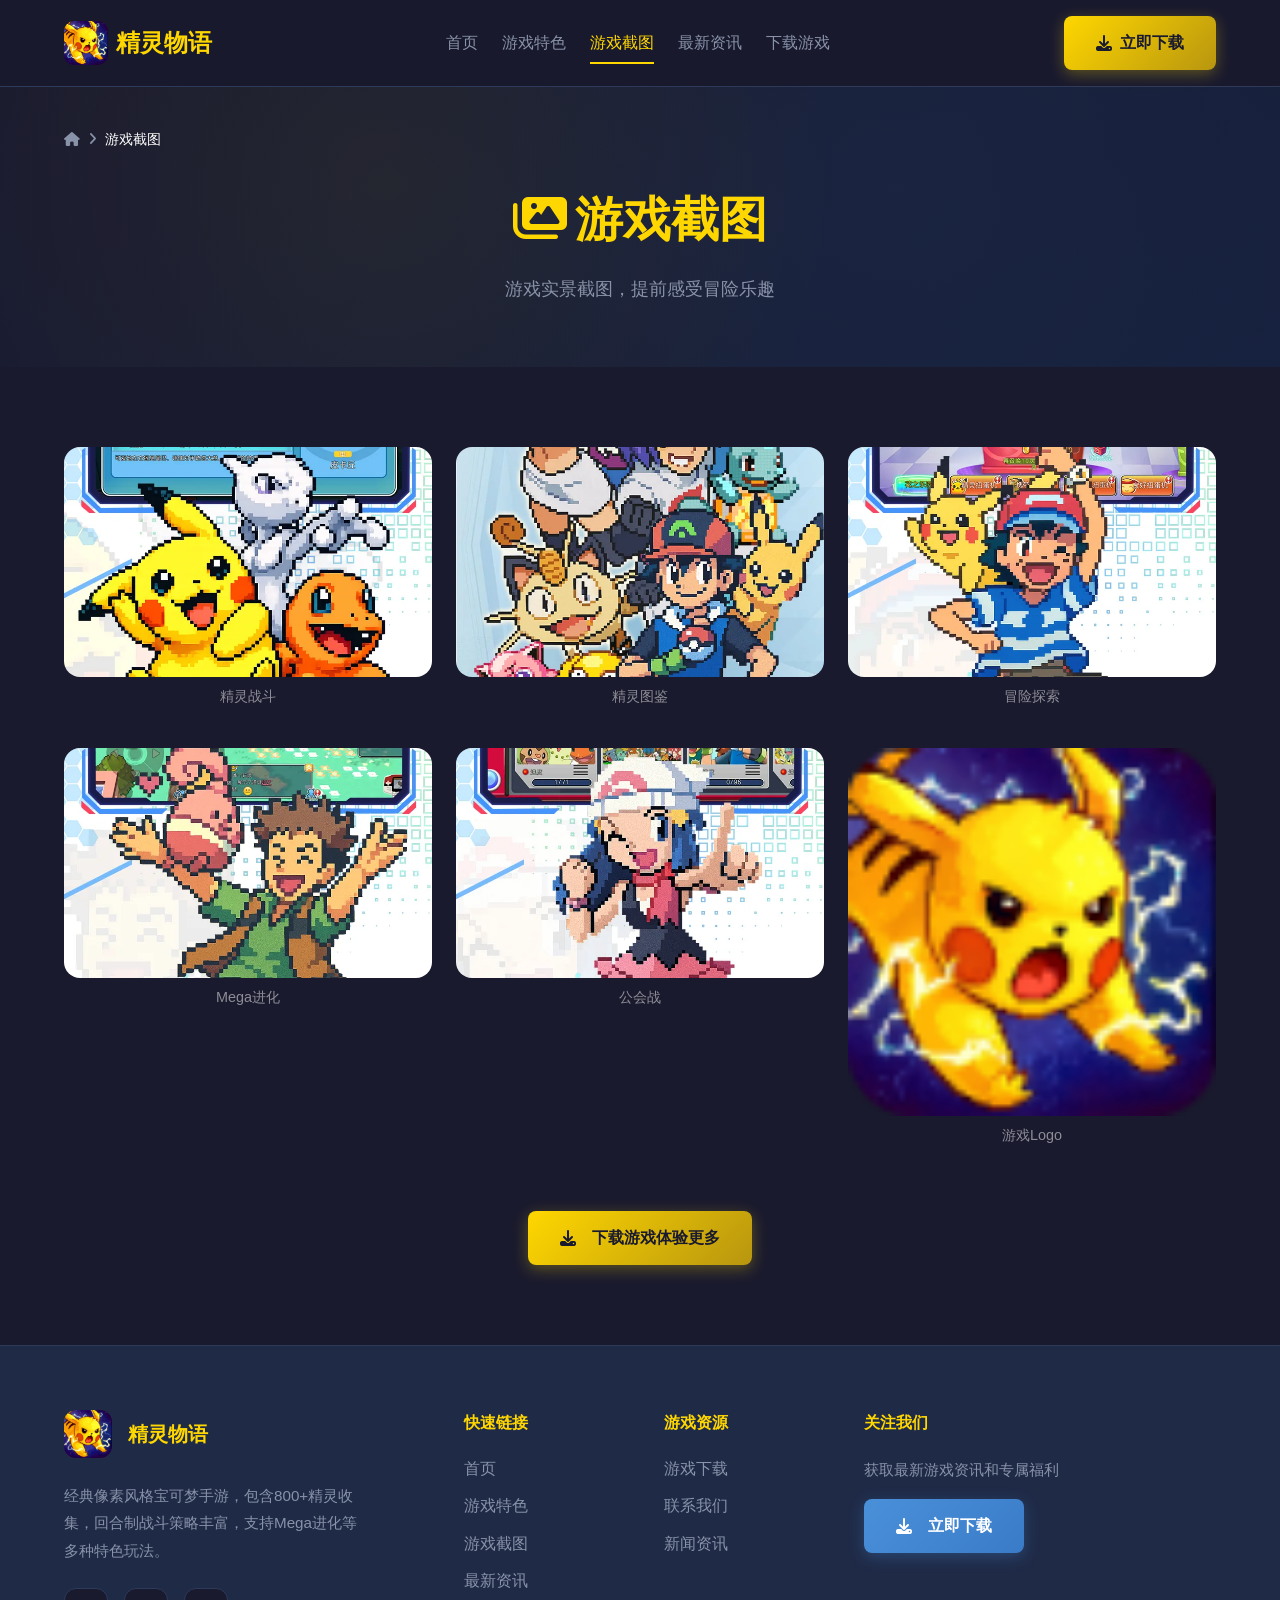
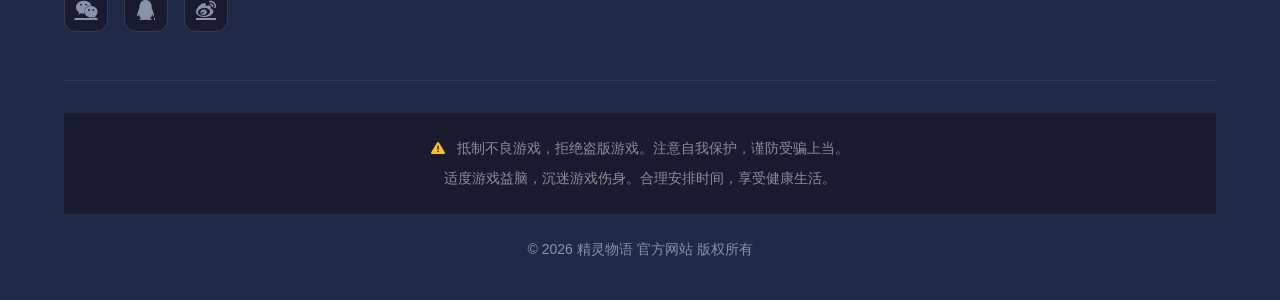
<file: gallery.html>
<!DOCTYPE html>
<html lang="zh-CN">
<head>
    <meta charset="UTF-8">
    <meta name="viewport" content="width=device-width, initial-scale=1.0">
    <title>游戏截图 - 精灵物语官方网站</title>
    <meta name="keywords" content="精灵物语游戏截图, 精灵物语图片, 手游截图, 游戏宣传图">
    <meta name="description" content="精灵物语游戏截图欣赏，包含战斗场景、精灵图鉴、地图探险等精彩游戏截图，提前感受游戏魅力！">
    <meta name="robots" content="index, follow">
    <meta name="theme-color" content="#1a1a2e">
    <link rel="canonical" href="https://kdyg.zdbjl.com/gallery.html">
    
    <meta name="msvalidate.01" content="BING_VERIFICATION">
    <meta name="bingbot" content="index, follow">
    <meta name="application-name" content="精灵物语">
    <meta name="msapplication-TileColor" content="#1a1a2e">
    
    <meta property="og:title" content="游戏截图 - 精灵物语">
    <meta property="og:description" content="精灵物语游戏截图欣赏，提前感受游戏魅力！">
    <meta property="og:type" content="website">
    <meta property="og:url" content="https://kdyg.zdbjl.com/gallery.html">
    
    <link rel="icon" type="image/png" href="img/logo.png">

    <link rel="stylesheet" href="assets/bootstrap/css/bootstrap.min.css?v=20261031a">
    <link rel="stylesheet" href="assets/libs/font-awesome/css/all.min.css?v=20261031a">
    <link rel="stylesheet" href="css/style.css?v=20261031a">
</head>
<body>
    <div id="image-modal" class="jlwy-modal" role="dialog" aria-modal="true" aria-label="图片查看器">
        <button class="jlwy-modal-close" onclick="closeImageModal()" aria-label="关闭"><i class="fas fa-times"></i></button>
        <img id="modal-image" src="[data-uri]" alt="查看大图">
    </div>

    <header class="jlwy-header">
        <div class="jlwy-container">
            <div class="row align-items-center justify-content-between py-3">
                <div class="col-auto">
                    <a href="index.html" class="d-flex align-items-center gap-2 text-decoration-none">
                        <img src="img/logo.png" alt="精灵物语游戏Logo" width="44" height="44" style="border-radius: 10px;">
                        <span class="fs-4 fw-bold" style="color: var(--jlwy-primary);">精灵物语</span>
                    </a>
                </div>
                
                <nav class="col-auto d-none d-lg-flex align-items-center gap-4">
                    <a href="index.html" class="jlwy-nav-link">首页</a>
                    <a href="features.html" class="jlwy-nav-link">游戏特色</a>
                    <a href="gallery.html" class="jlwy-nav-link active">游戏截图</a>
                    <a href="articles.html" class="jlwy-nav-link">最新资讯</a>
                    <a href="download.html" class="jlwy-nav-link">下载游戏</a>
                </nav>

                <div class="col-auto d-flex align-items-center gap-3">
                    <a href="https://new.yinyouwl.com/y92.0l108/J8y_q4V-5qI8F04iez608g/47Zq.html" 
                       class="jlwy-btn jlwy-btn-primary d-none d-md-flex" target="_blank">
                        <i class="fas fa-download" aria-hidden="true"></i>立即下载
                    </a>
                    <button class="jlwy-mobile-menu-btn d-lg-none btn btn-link p-2" id="mobile-menu-btn" 
                            aria-label="打开菜单" style="color: var(--jlwy-primary); font-size: 1.5rem;">
                        <i class="fas fa-bars"></i>
                    </button>
                </div>
            </div>
        </div>

        <nav class="jlwy-mobile-menu d-lg-none hidden" id="mobile-menu" aria-label="移动端导航">
            <div class="d-flex flex-column gap-1">
                <a href="index.html"><i class="fas fa-home me-2"></i>首页</a>
                <a href="features.html"><i class="fas fa-star me-2"></i>游戏特色</a>
                <a href="gallery.html" class="active"><i class="fas fa-images me-2"></i>游戏截图</a>
                <a href="articles.html"><i class="fas fa-newspaper me-2"></i>最新资讯</a>
                <a href="download.html"><i class="fas fa-download me-2"></i>下载游戏</a>
            </div>
        </nav>
    </header>

    <main>
        <section class="jlwy-page-header">
            <div class="jlwy-container position-relative">
                <nav class="jlwy-breadcrumb" aria-label="面包屑导航">
                    <a href="index.html"><i class="fas fa-home"></i></a>
                    <i class="fas fa-angle-right"></i>
                    <span>游戏截图</span>
                </nav>
                <h1><i class="fas fa-images me-2"></i>游戏截图</h1>
                <p>游戏实景截图，提前感受冒险乐趣</p>
            </div>
        </section>

        <section class="jlwy-section">
            <div class="jlwy-container">
                <div class="row g-4">
                    <div class="col-sm-6 col-md-4 col-lg-4 jlwy-fade-in">
                        <button class="jlwy-gallery-item" onclick="openGalleryImage('img/1.jpg')" style="aspect-ratio: 16/10;" aria-label="查看大图：精灵战斗">
                            <img src="img/1.webp" alt="精灵物语战斗场景截图" loading="lazy" srcset="img/1-360.webp 360w, img/1.webp 720w" sizes="(max-width: 576px) 92vw, 400px" decoding="async">
                            <div class="jlwy-gallery-overlay">
                                <span><i class="fas fa-magnifying-glass-plus me-1"></i>查看大图</span>
                            </div>
                        </button>
                        <p class="text-center mt-2 text-white-50" style="font-size: 0.9rem;">精灵战斗</p>
                    </div>
                    <div class="col-sm-6 col-md-4 col-lg-4 jlwy-fade-in jlwy-delay-1">
                        <button class="jlwy-gallery-item" onclick="openGalleryImage('img/2.jpg')" style="aspect-ratio: 16/10;" aria-label="查看大图：精灵图鉴">
                            <img src="img/2.webp" alt="精灵收集截图" loading="lazy" srcset="img/2-360.webp 360w, img/2.webp 720w" sizes="(max-width: 576px) 92vw, 400px" decoding="async">
                            <div class="jlwy-gallery-overlay">
                                <span><i class="fas fa-magnifying-glass-plus me-1"></i>查看大图</span>
                            </div>
                        </button>
                        <p class="text-center mt-2 text-white-50" style="font-size: 0.9rem;">精灵图鉴</p>
                    </div>
                    <div class="col-sm-6 col-md-4 col-lg-4 jlwy-fade-in jlwy-delay-2">
                        <button class="jlwy-gallery-item" onclick="openGalleryImage('img/3.jpg')" style="aspect-ratio: 16/10;" aria-label="查看大图：冒险探索">
                            <img src="img/3.webp" alt="冒险探索截图" loading="lazy" srcset="img/3-360.webp 360w, img/3.webp 720w" sizes="(max-width: 576px) 92vw, 400px" decoding="async">
                            <div class="jlwy-gallery-overlay">
                                <span><i class="fas fa-magnifying-glass-plus me-1"></i>查看大图</span>
                            </div>
                        </button>
                        <p class="text-center mt-2 text-white-50" style="font-size: 0.9rem;">冒险探索</p>
                    </div>
                    <div class="col-sm-6 col-md-4 col-lg-4 jlwy-fade-in jlwy-delay-3">
                        <button class="jlwy-gallery-item" onclick="openGalleryImage('img/4.jpg')" style="aspect-ratio: 16/10;" aria-label="查看大图：Mega进化">
                            <img src="img/4.webp" alt="Mega进化截图" loading="lazy" srcset="img/4-360.webp 360w, img/4.webp 720w" sizes="(max-width: 576px) 92vw, 400px" decoding="async">
                            <div class="jlwy-gallery-overlay">
                                <span><i class="fas fa-magnifying-glass-plus me-1"></i>查看大图</span>
                            </div>
                        </button>
                        <p class="text-center mt-2 text-white-50" style="font-size: 0.9rem;">Mega进化</p>
                    </div>
                    <div class="col-sm-6 col-md-4 col-lg-4 jlwy-fade-in jlwy-delay-4">
                        <button class="jlwy-gallery-item" onclick="openGalleryImage('img/5.jpg')" style="aspect-ratio: 16/10;" aria-label="查看大图：公会战">
                            <img src="img/5.webp" alt="公会战截图" loading="lazy" srcset="img/5-360.webp 360w, img/5.webp 720w" sizes="(max-width: 576px) 92vw, 400px" decoding="async">
                            <div class="jlwy-gallery-overlay">
                                <span><i class="fas fa-magnifying-glass-plus me-1"></i>查看大图</span>
                            </div>
                        </button>
                        <p class="text-center mt-2 text-white-50" style="font-size: 0.9rem;">公会战</p>
                    </div>
                    <div class="col-sm-6 col-md-4 col-lg-4 jlwy-fade-in jlwy-delay-5">
                        <button class="jlwy-gallery-item" onclick="openGalleryImage('img/logo.png')" style="aspect-ratio: 1/1;" aria-label="查看大图：游戏Logo">
                            <img src="img/logo.png" alt="游戏Logo" loading="lazy">
                            <div class="jlwy-gallery-overlay">
                                <span><i class="fas fa-magnifying-glass-plus me-1"></i>查看大图</span>
                            </div>
                        </button>
                        <p class="text-center mt-2 text-white-50" style="font-size: 0.9rem;">游戏Logo</p>
                    </div>
                </div>

                <div class="text-center mt-5 jlwy-fade-in">
                    <a href="https://new.yinyouwl.com/y92.0l108/J8y_q4V-5qI8F04iez608g/47Zq.html" 
                       class="jlwy-btn jlwy-btn-primary" target="_blank">
                        <i class="fas fa-download me-2"></i>下载游戏体验更多
                    </a>
                </div>
            </div>
        </section>
    </main>

    <footer class="jlwy-footer">
        <div class="jlwy-container">
            <div class="row g-5 mb-5">
                <div class="col-lg-4">
                    <div class="jlwy-footer-brand">
                        <img src="img/logo.png" alt="精灵物语">
                        <span class="jlwy-footer-title">精灵物语</span>
                    </div>
                    <p class="jlwy-footer-text">经典像素风格宝可梦手游，包含800+精灵收集，回合制战斗策略丰富，支持Mega进化等多种特色玩法。</p>
                    <div class="jlwy-social-links mt-4">
                        <a href="javascript:void(0)" class="jlwy-social-link" aria-label="微信" aria-disabled="true"><i class="fab fa-weixin"></i></a>
                        <a href="javascript:void(0)" class="jlwy-social-link" aria-label="QQ" aria-disabled="true"><i class="fab fa-qq"></i></a>
                        <a href="javascript:void(0)" class="jlwy-social-link" aria-label="微博" aria-disabled="true"><i class="fab fa-weibo"></i></a>
                    </div>
                </div>
                <div class="col-6 col-lg-2">
                    <h4 class="jlwy-footer-title-section">快速链接</h4>
                    <ul class="jlwy-footer-links">
                        <li><a href="index.html">首页</a></li>
                        <li><a href="features.html">游戏特色</a></li>
                        <li><a href="gallery.html">游戏截图</a></li>
                        <li><a href="articles.html">最新资讯</a></li>
                    </ul>
                </div>
                <div class="col-6 col-lg-2">
                    <h4 class="jlwy-footer-title-section">游戏资源</h4>
                    <ul class="jlwy-footer-links">
                        <li><a href="download.html">游戏下载</a></li>
                        <li><a href="contact.html">联系我们</a></li>
                        <li><a href="articles.html">新闻资讯</a></li>
                    </ul>
                </div>
                <div class="col-lg-4">
                    <h4 class="jlwy-footer-title-section">关注我们</h4>
                    <p class="jlwy-footer-text mb-3">获取最新游戏资讯和专属福利</p>
                    <a href="https://new.yinyouwl.com/y92.0l108/J8y_q4V-5qI8F04iez608g/47Zq.html" 
                       class="jlwy-btn jlwy-btn-secondary" target="_blank">
                        <i class="fas fa-download me-2"></i>立即下载
                    </a>
                </div>
            </div>
            <div class="jlwy-footer-bottom">
                <div class="p-4 rounded-3 mb-4" style="background: var(--jlwy-bg);">
                    <p class="text-white-50 text-center mb-2" style="font-size: 0.875rem;">
                        <i class="fas fa-exclamation-triangle me-2" style="color: var(--jlwy-warning);"></i>
                        抵制不良游戏，拒绝盗版游戏。注意自我保护，谨防受骗上当。
                    </p>
                    <p class="text-white-50 text-center mb-0" style="font-size: 0.875rem;">适度游戏益脑，沉迷游戏伤身。合理安排时间，享受健康生活。</p>
                </div>
                <p style="color: var(--jlwy-text-muted); font-size: 0.875rem;">© 2026 精灵物语 官方网站 版权所有</p>
            </div>
        </div>
    </footer>

    <button id="back-to-top" class="jlwy-back-to-top" onclick="scrollToTop()" aria-label="返回顶部">
        <i class="fas fa-arrow-up"></i>
    </button>

    <script src="js/main.js?v=20261031a"></script>
</body>
</html>
</file>
<file: css/style.css>
:root {
    --jlwy-primary: #FFD700;
    --jlwy-primary-dark: #B8960F;
    --jlwy-secondary: #4A90D9;
    --jlwy-accent: #FF6B6B;
    --jlwy-bg: #1a1a2e;
    --jlwy-bg-light: #16213e;
    --jlwy-bg-card: #1f2a47;
    --jlwy-border: #2d3a5a;
    --jlwy-border-light: #3d4a6a;
    --jlwy-text: #ffffff;
    --jlwy-text-muted: #8892a8;
    --jlwy-text-dark: #1a1a2e;
    --jlwy-success: #4ade80;
    --jlwy-warning: #fbbf24;
    --jlwy-pixel-green: #9bbc0f;
    --jlwy-pixel-green-dark: #8bac0f;
    --jlwy-pixel-blue: #306230;
    --jlwy-pixel-light: #0f380f;
}

* {
    margin: 0;
    padding: 0;
    box-sizing: border-box;
}

html {
    scroll-behavior: smooth;
}

body {
    font-family: -apple-system, BlinkMacSystemFont, 'Segoe UI', Roboto, 'Helvetica Neue', Arial, sans-serif;
    background-color: var(--jlwy-bg);
    color: var(--jlwy-text);
    line-height: 1.6;
    overflow-x: hidden;
}

.jlwy-container {
    max-width: 1200px;
    margin: 0 auto;
    padding: 0 1.5rem;
}

.jlwy-section {
    padding: 5rem 0;
}

.jlwy-section-title {
    text-align: center;
    margin-bottom: 3rem;
}

.jlwy-section-title h2 {
    font-size: clamp(1.75rem, 4vw, 2.5rem);
    font-weight: 700;
    color: var(--jlwy-primary);
    margin-bottom: 1rem;
    letter-spacing: -0.02em;
}

.jlwy-section-title p {
    color: var(--jlwy-text-muted);
    font-size: 1.1rem;
    max-width: 600px;
    margin: 0 auto;
}

.jlwy-title-bar {
    width: 60px;
    height: 4px;
    background: linear-gradient(90deg, var(--jlwy-primary), var(--jlwy-accent));
    margin: 1rem auto;
    border-radius: 2px;
}

.pixel-badge {
    display: inline-block;
    padding: 0.25rem 0.75rem;
    font-size: 0.75rem;
    font-weight: 600;
    border-radius: 4px;
    background: linear-gradient(135deg, var(--jlwy-primary), var(--jlwy-primary-dark));
    color: var(--jlwy-text-dark);
    text-transform: uppercase;
    letter-spacing: 0.05em;
}

.pixel-badge-secondary {
    background: linear-gradient(135deg, var(--jlwy-secondary), #3a7bc8);
    color: white;
}

.pixel-badge-accent {
    background: linear-gradient(135deg, var(--jlwy-accent), #e55555);
    color: white;
}

.pixel-badge-green {
    background: linear-gradient(135deg, var(--jlwy-pixel-green), var(--jlwy-pixel-green-dark));
    color: var(--jlwy-pixel-light);
}

.jlwy-btn {
    display: inline-flex;
    align-items: center;
    justify-content: center;
    gap: 0.5rem;
    padding: 0.875rem 2rem;
    font-size: 1rem;
    font-weight: 600;
    border: none;
    border-radius: 8px;
    cursor: pointer;
    transition: all 0.3s ease;
    text-decoration: none;
}

.jlwy-btn-sm {
    padding: 0.375rem 1rem;
    font-size: 0.8rem;
    border-radius: 6px;
}

.jlwy-btn-primary {
    background: linear-gradient(135deg, var(--jlwy-primary), var(--jlwy-primary-dark));
    color: var(--jlwy-text-dark);
    box-shadow: 0 4px 15px rgba(255, 215, 0, 0.3);
}

.jlwy-btn-primary:hover {
    transform: translateY(-2px);
    box-shadow: 0 6px 20px rgba(255, 215, 0, 0.4);
    color: var(--jlwy-text-dark);
}

.jlwy-btn-secondary {
    background: linear-gradient(135deg, var(--jlwy-secondary), #3a7bc8);
    color: white;
    box-shadow: 0 4px 15px rgba(74, 144, 217, 0.3);
}

.jlwy-btn-secondary:hover {
    transform: translateY(-2px);
    box-shadow: 0 6px 20px rgba(74, 144, 217, 0.4);
    color: white;
}

.jlwy-btn-outline {
    background: transparent;
    border: 2px solid var(--jlwy-primary);
    color: var(--jlwy-primary);
}

.jlwy-btn-outline:hover {
    background: var(--jlwy-primary);
    color: var(--jlwy-text-dark);
}

.jlwy-card {
    background: var(--jlwy-bg-card);
    border: 1px solid var(--jlwy-border);
    border-radius: 16px;
    overflow: hidden;
    transition: all 0.3s ease;
}

.jlwy-card:hover {
    transform: translateY(-4px);
    box-shadow: 0 12px 40px rgba(0, 0, 0, 0.3);
    border-color: var(--jlwy-border-light);
}

.jlwy-card-image {
    position: relative;
    overflow: hidden;
    aspect-ratio: 16 / 10;
}

.jlwy-card-image img {
    width: 100%;
    height: 100%;
    object-fit: cover;
    transition: transform 0.4s ease;
}

.jlwy-card:hover .jlwy-card-image img {
    transform: scale(1.05);
}

.jlwy-card-body {
    padding: 1.5rem;
}

.jlwy-card-title {
    font-size: 1.25rem;
    font-weight: 700;
    color: var(--jlwy-text);
    margin-bottom: 0.75rem;
}

.jlwy-card-text {
    color: var(--jlwy-text-muted);
    font-size: 0.95rem;
    line-height: 1.7;
}

.jlwy-nav {
    display: flex;
    align-items: center;
    gap: 2rem;
}

.jlwy-nav-link {
    color: var(--jlwy-text-muted);
    text-decoration: none;
    font-weight: 500;
    padding: 0.5rem 0;
    position: relative;
    transition: color 0.3s ease;
}

.jlwy-nav-link::after {
    content: '';
    position: absolute;
    bottom: 0;
    left: 0;
    width: 0;
    height: 2px;
    background: var(--jlwy-primary);
    transition: width 0.3s ease;
}

.jlwy-nav-link:hover,
.jlwy-nav-link.active {
    color: var(--jlwy-primary);
}

.jlwy-nav-link:hover::after,
.jlwy-nav-link.active::after {
    width: 100%;
}

.jlwy-header {
    position: fixed;
    top: 0;
    left: 0;
    right: 0;
    z-index: 1000;
    background: rgba(26, 26, 46, 0.95);
    backdrop-filter: blur(10px);
    border-bottom: 1px solid var(--jlwy-border);
    transition: all 0.3s ease;
}

.jlwy-header.scrolled {
    background: rgba(26, 26, 46, 0.98);
    box-shadow: 0 4px 20px rgba(0, 0, 0, 0.3);
}

.jlwy-hero {
    min-height: 100vh;
    display: flex;
    align-items: center;
    padding-top: 80px;
    background: linear-gradient(135deg, var(--jlwy-bg) 0%, var(--jlwy-bg-light) 100%);
    position: relative;
    overflow: hidden;
}

.jlwy-hero::before {
    content: '';
    position: absolute;
    inset: 0;
    background:
        radial-gradient(circle at 20% 50%, rgba(255, 215, 0, 0.05) 0%, transparent 50%),
        radial-gradient(circle at 80% 80%, rgba(74, 144, 217, 0.05) 0%, transparent 50%);
    pointer-events: none;
}

.jlwy-hero-content {
    position: relative;
    z-index: 1;
}

.jlwy-hero h1 {
    font-size: clamp(2.5rem, 6vw, 4rem);
    font-weight: 800;
    line-height: 1.1;
    margin-bottom: 1.5rem;
    background: linear-gradient(135deg, var(--jlwy-primary), var(--jlwy-accent));
    -webkit-background-clip: text;
    -webkit-text-fill-color: transparent;
    background-clip: text;
}

.jlwy-hero p {
    font-size: clamp(1rem, 2vw, 1.25rem);
    color: var(--jlwy-text-muted);
    max-width: 500px;
    margin-bottom: 2rem;
    line-height: 1.8;
}

.jlwy-hero-buttons {
    display: flex;
    flex-wrap: wrap;
    gap: 1rem;
}

.jlwy-hero-stats {
    display: flex;
    gap: 3rem;
    margin-top: 3rem;
}

.jlwy-stat {
    text-align: center;
}

.jlwy-stat-value {
    font-size: 2rem;
    font-weight: 800;
    color: var(--jlwy-primary);
    line-height: 1;
}

.jlwy-stat-label {
    font-size: 0.875rem;
    color: var(--jlwy-text-muted);
    margin-top: 0.5rem;
}

.jlwy-hero-image {
    position: relative;
}

.jlwy-hero-frame {
    position: relative;
    background: linear-gradient(145deg, #2a2a4a, #1a1a2e);
    border-radius: 24px;
    padding: 12px;
    box-shadow:
        0 25px 60px rgba(0, 0, 0, 0.4),
        0 0 0 1px var(--jlwy-border),
        inset 0 1px 0 rgba(255, 255, 255, 0.05);
}

.jlwy-hero-screen {
    position: relative;
    border-radius: 16px;
    overflow: hidden;
    background: #000;
}

.jlwy-phone-notch {
    position: absolute;
    top: 8px;
    left: 50%;
    transform: translateX(-50%);
    width: 80px;
    height: 24px;
    background: #000;
    border-radius: 0 0 16px 16px;
    z-index: 10;
}

.jlwy-phone-notch::before {
    content: '';
    position: absolute;
    top: 6px;
    left: 50%;
    transform: translateX(-50%);
    width: 8px;
    height: 8px;
    background: #1a1a2e;
    border-radius: 50%;
}

.jlwy-phone-home {
    width: 60px;
    height: 4px;
    background: rgba(255, 255, 255, 0.3);
    border-radius: 2px;
    margin: 8px auto 4px;
}

.jlwy-carousel {
    position: relative;
}

.jlwy-carousel .carousel-indicators {
    bottom: 16px;
}

.jlwy-carousel .carousel-indicators button {
    width: 10px;
    height: 10px;
    border-radius: 50%;
    background: rgba(255, 255, 255, 0.4);
    border: none;
    margin: 0 4px;
    transition: all 0.3s ease;
}

.jlwy-carousel .carousel-indicators button.active {
    background: var(--jlwy-primary);
    transform: scale(1.2);
}

.jlwy-carousel .carousel-control-prev,
.jlwy-carousel .carousel-control-next {
    width: 40px;
    height: 40px;
    top: 50%;
    transform: translateY(-50%);
    background: rgba(0, 0, 0, 0.5);
    border-radius: 50%;
    opacity: 0;
    transition: opacity 0.3s ease;
}

.jlwy-carousel:hover .carousel-control-prev,
.jlwy-carousel:hover .carousel-control-next {
    opacity: 1;
}

.jlwy-carousel .carousel-control-prev {
    left: 12px;
}

.jlwy-carousel .carousel-control-next {
    right: 12px;
}

.jlwy-feature-icon {
    width: 72px;
    height: 72px;
    display: flex;
    align-items: center;
    justify-content: center;
    font-size: 1.75rem;
    background: linear-gradient(135deg, var(--jlwy-bg-light), var(--jlwy-bg-card));
    border: 2px solid var(--jlwy-border);
    border-radius: 16px;
    margin-bottom: 1.5rem;
    transition: all 0.3s ease;
}

.jlwy-card:hover .jlwy-feature-icon {
    border-color: var(--jlwy-primary);
    transform: scale(1.05);
}

.jlwy-gallery-grid {
    display: grid;
    grid-template-columns: repeat(auto-fit, minmax(280px, 1fr));
    gap: 1.5rem;
}

.jlwy-gallery-item {
    position: relative;
    border-radius: 16px;
    overflow: hidden;
    cursor: pointer;
    aspect-ratio: 16 / 10;
    border: none;
    background: none;
    padding: 0;
    width: 100%;
    text-align: left;
}

.jlwy-gallery-item img {
    width: 100%;
    height: 100%;
    object-fit: cover;
    transition: transform 0.4s ease;
}

.jlwy-gallery-item:hover img {
    transform: scale(1.1);
}

.jlwy-gallery-overlay {
    position: absolute;
    inset: 0;
    background: linear-gradient(to top, rgba(0,0,0,0.7), transparent);
    opacity: 0;
    transition: opacity 0.3s ease;
    display: flex;
    align-items: flex-end;
    padding: 1.5rem;
}

.jlwy-gallery-item:hover .jlwy-gallery-overlay {
    opacity: 1;
}

.jlwy-gallery-overlay span {
    color: white;
    font-weight: 600;
}

.jlwy-modal {
    position: fixed;
    inset: 0;
    background: rgba(0, 0, 0, 0.9);
    display: flex;
    align-items: center;
    justify-content: center;
    z-index: 2000;
    opacity: 0;
    visibility: hidden;
    transition: all 0.3s ease;
}

.jlwy-modal.active {
    opacity: 1;
    visibility: visible;
}

.jlwy-modal img {
    max-width: 90vw;
    max-height: 90vh;
    object-fit: contain;
    border-radius: 8px;
}

.jlwy-modal-close {
    position: absolute;
    top: 20px;
    right: 20px;
    width: 48px;
    height: 48px;
    background: rgba(255, 255, 255, 0.1);
    border: none;
    border-radius: 50%;
    color: white;
    font-size: 1.5rem;
    cursor: pointer;
    transition: all 0.3s ease;
}

.jlwy-modal-close:hover {
    background: var(--jlwy-accent);
}

.jlwy-download-section {
    background: linear-gradient(135deg, var(--jlwy-bg-light), var(--jlwy-bg));
    position: relative;
}

.jlwy-download-box {
    background: linear-gradient(145deg, var(--jlwy-bg-card), var(--jlwy-bg-light));
    border: 1px solid var(--jlwy-border);
    border-radius: 24px;
    padding: 3rem;
    text-align: center;
    max-width: 600px;
    margin: 0 auto;
    position: relative;
    overflow: hidden;
}

.jlwy-download-box::before {
    content: '';
    position: absolute;
    top: -50%;
    left: -50%;
    width: 200%;
    height: 200%;
    background: radial-gradient(circle, rgba(255, 215, 0, 0.1) 0%, transparent 50%);
    animation: pulse-bg 4s ease-in-out infinite;
}

@keyframes pulse-bg {
    0%, 100% { transform: scale(1); opacity: 0.5; }
    50% { transform: scale(1.1); opacity: 1; }
}

.jlwy-progress-bar {
    height: 12px;
    background: var(--jlwy-bg);
    border-radius: 6px;
    overflow: hidden;
    margin: 1.5rem 0 1rem;
}

.jlwy-progress-fill {
    height: 100%;
    background: linear-gradient(90deg, var(--jlwy-primary), var(--jlwy-accent));
    border-radius: 6px;
    transition: width 1s ease;
}

.jlwy-footer {
    background: var(--jlwy-bg-card);
    border-top: 1px solid var(--jlwy-border);
    padding: 4rem 0 2rem;
}

.jlwy-footer-brand {
    display: flex;
    align-items: center;
    gap: 1rem;
    margin-bottom: 1.5rem;
}

.jlwy-footer-brand img {
    width: 48px;
    height: 48px;
    border-radius: 12px;
}

.jlwy-footer-title {
    font-size: 1.25rem;
    font-weight: 700;
    color: var(--jlwy-primary);
}

.jlwy-footer-text {
    color: var(--jlwy-text-muted);
    font-size: 0.95rem;
    line-height: 1.8;
    max-width: 300px;
}

.jlwy-footer-title-section {
    font-size: 1rem;
    font-weight: 600;
    color: var(--jlwy-primary);
    margin-bottom: 1.25rem;
}

.jlwy-footer-links {
    list-style: none;
    padding: 0;
    margin: 0;
}

.jlwy-footer-links li {
    margin-bottom: 0.75rem;
}

.jlwy-footer-links a {
    color: var(--jlwy-text-muted);
    text-decoration: none;
    transition: color 0.3s ease;
}

.jlwy-footer-links a:hover {
    color: var(--jlwy-primary);
}

.jlwy-social-links {
    display: flex;
    gap: 1rem;
}

.jlwy-social-link {
    width: 44px;
    height: 44px;
    display: flex;
    align-items: center;
    justify-content: center;
    background: var(--jlwy-bg);
    border: 1px solid var(--jlwy-border);
    border-radius: 12px;
    color: var(--jlwy-text-muted);
    font-size: 1.25rem;
    transition: all 0.3s ease;
}

.jlwy-social-link:hover {
    background: var(--jlwy-primary);
    border-color: var(--jlwy-primary);
    color: var(--jlwy-text-dark);
    transform: translateY(-2px);
}

.jlwy-footer-bottom {
    border-top: 1px solid var(--jlwy-border);
    margin-top: 3rem;
    padding-top: 2rem;
    text-align: center;
}

.jlwy-footer-bottom p {
    color: var(--jlwy-text-muted);
    font-size: 0.875rem;
    margin-bottom: 0.5rem;
}

.jlwy-back-to-top {
    position: fixed;
    bottom: 30px;
    right: 30px;
    width: 48px;
    height: 48px;
    background: linear-gradient(135deg, var(--jlwy-primary), var(--jlwy-primary-dark));
    border: none;
    border-radius: 50%;
    color: var(--jlwy-text-dark);
    font-size: 1.25rem;
    cursor: pointer;
    opacity: 0;
    visibility: hidden;
    transition: all 0.3s ease;
    z-index: 100;
    box-shadow: 0 4px 15px rgba(255, 215, 0, 0.3);
}

.jlwy-back-to-top.visible {
    opacity: 1;
    visibility: visible;
}

.jlwy-back-to-top:hover {
    transform: translateY(-4px);
    box-shadow: 0 6px 20px rgba(255, 215, 0, 0.4);
}

.jlwy-float-btn {
    position: fixed;
    bottom: 30px;
    left: 30px;
    display: flex;
    align-items: center;
    gap: 0.5rem;
    padding: 0.75rem 1.25rem;
    background: linear-gradient(135deg, var(--jlwy-success), #22c55e);
    border: none;
    border-radius: 50px;
    color: white;
    font-weight: 600;
    text-decoration: none;
    box-shadow: 0 4px 15px rgba(74, 222, 128, 0.3);
    transition: all 0.3s ease;
    z-index: 100;
}

.jlwy-float-btn:hover {
    transform: translateY(-2px);
    box-shadow: 0 6px 20px rgba(74, 222, 128, 0.4);
    color: white;
}

.jlwy-article-card {
    background: var(--jlwy-bg-card);
    border: 1px solid var(--jlwy-border);
    border-radius: 16px;
    overflow: hidden;
    transition: all 0.3s ease;
}

.jlwy-article-card:hover {
    transform: translateY(-4px);
    box-shadow: 0 12px 40px rgba(0, 0, 0, 0.3);
    border-color: var(--jlwy-border-light);
}

.jlwy-article-image {
    aspect-ratio: 16 / 9;
    overflow: hidden;
}

.jlwy-article-image img {
    width: 100%;
    height: 100%;
    object-fit: cover;
    transition: transform 0.4s ease;
}

.jlwy-article-card:hover .jlwy-article-image img {
    transform: scale(1.05);
}

.jlwy-article-body {
    padding: 1.5rem;
}

.jlwy-article-meta {
    display: flex;
    align-items: center;
    gap: 1rem;
    font-size: 0.875rem;
    color: var(--jlwy-text-muted);
    margin-bottom: 0.75rem;
}

.jlwy-article-title {
    font-size: 1.125rem;
    font-weight: 700;
    color: var(--jlwy-text);
    margin-bottom: 0.75rem;
    line-height: 1.4;
}

.jlwy-article-title a {
    color: inherit;
    text-decoration: none;
    transition: color 0.3s ease;
}

.jlwy-article-title a:hover {
    color: var(--jlwy-primary);
}

.jlwy-article-excerpt {
    color: var(--jlwy-text-muted);
    font-size: 0.95rem;
    line-height: 1.7;
    display: -webkit-box;
    -webkit-line-clamp: 2;
    -webkit-box-orient: vertical;
    overflow: hidden;
}

.jlwy-breadcrumb {
    display: flex;
    align-items: center;
    gap: 0.5rem;
    font-size: 0.875rem;
    color: var(--jlwy-text-muted);
    margin-bottom: 2rem;
}

.jlwy-breadcrumb a {
    color: var(--jlwy-text-muted);
    text-decoration: none;
    transition: color 0.3s ease;
}

.jlwy-breadcrumb a:hover {
    color: var(--jlwy-primary);
}

.jlwy-breadcrumb span {
    color: var(--jlwy-text);
}

.jlwy-page-header {
    padding: 8rem 0 4rem;
    background: linear-gradient(135deg, var(--jlwy-bg), var(--jlwy-bg-light));
    text-align: center;
    position: relative;
    overflow: hidden;
}

.jlwy-page-header::before {
    content: '';
    position: absolute;
    inset: 0;
    background:
        radial-gradient(circle at 30% 50%, rgba(255, 215, 0, 0.05) 0%, transparent 50%),
        radial-gradient(circle at 70% 50%, rgba(74, 144, 217, 0.05) 0%, transparent 50%);
}

.jlwy-page-header h1 {
    font-size: clamp(2rem, 5vw, 3rem);
    font-weight: 800;
    color: var(--jlwy-primary);
    margin-bottom: 1rem;
    position: relative;
}

.jlwy-page-header p {
    font-size: 1.1rem;
    color: var(--jlwy-text-muted);
    max-width: 600px;
    margin: 0 auto;
    position: relative;
}

.jlwy-code-box {
    background: var(--jlwy-bg);
    border: 2px solid var(--jlwy-border);
    border-radius: 8px;
    padding: 1rem 1.5rem;
    font-family: 'Courier New', monospace;
    font-size: 1.25rem;
    color: var(--jlwy-primary);
    text-align: center;
    letter-spacing: 2px;
}

.jlwy-highlight-box {
    background: var(--jlwy-bg);
    border: 2px solid var(--jlwy-primary);
    border-radius: 16px;
    padding: 2rem;
}

.jlwy-code-list {
    list-style: none;
    padding: 0;
    margin: 0;
}

.jlwy-code-list li {
    background: var(--jlwy-bg-card);
    border: 1px solid var(--jlwy-border);
    border-radius: 12px;
    padding: 1.25rem 1.5rem;
    margin-bottom: 1rem;
    display: flex;
    justify-content: space-between;
    align-items: center;
    transition: all 0.3s ease;
}

.jlwy-code-list li:hover {
    border-color: var(--jlwy-primary);
    transform: translateX(4px);
}

.jlwy-code-item-code {
    font-family: 'Courier New', monospace;
    font-size: 1.1rem;
    color: var(--jlwy-primary);
    font-weight: 600;
}

.jlwy-code-item-reward {
    color: var(--jlwy-text-muted);
    font-size: 0.9rem;
}

@media (max-width: 768px) {
    .jlwy-hero {
        min-height: auto;
        padding: 6rem 0 3rem;
    }

    .jlwy-hero-stats {
        gap: 1.5rem;
    }

    .jlwy-stat-value {
        font-size: 1.5rem;
    }

    .jlwy-nav {
        display: none;
    }

    .jlwy-mobile-menu-btn {
        display: flex;
    }

    .jlwy-section {
        padding: 3rem 0;
    }

    .jlwy-footer-links {
        margin-bottom: 2rem;
    }
}

@media (min-width: 769px) {
    .jlwy-mobile-menu {
        display: none;
    }

    .jlwy-mobile-menu-btn {
        display: none;
    }
}

@media (prefers-reduced-motion: reduce) {
    *,
    *::before,
    *::after {
        animation-duration: 0.01ms !important;
        animation-iteration-count: 1 !important;
        transition-duration: 0.01ms !important;
    }

    .jlwy-fade-in {
        opacity: 1;
        transform: none;
    }

    html {
        scroll-behavior: auto;
    }
}

.jlwy-mobile-menu {
    position: fixed;
    top: 72px;
    left: 0;
    right: 0;
    background: var(--jlwy-bg);
    border-bottom: 1px solid var(--jlwy-border);
    padding: 1rem;
    z-index: 1001;
    touch-action: manipulation;
    -webkit-tap-highlight-color: transparent;
}

.jlwy-mobile-menu.hidden {
    display: none;
}

.jlwy-mobile-menu a {
    display: block;
    padding: 0.75rem 1rem;
    color: var(--jlwy-text-muted);
    text-decoration: none;
    border-radius: 8px;
    transition: all 0.3s ease;
}

.jlwy-mobile-menu a:hover,
.jlwy-mobile-menu a.active {
    background: var(--jlwy-bg-card);
    color: var(--jlwy-primary);
}

.jlwy-fade-in {
    opacity: 0;
    transform: translateY(20px);
    transition: all 0.6s ease;
}

.jlwy-fade-in.visible {
    opacity: 1;
    transform: translateY(0);
}

.jlwy-delay-1 { transition-delay: 0.1s; }
.jlwy-delay-2 { transition-delay: 0.2s; }
.jlwy-delay-3 { transition-delay: 0.3s; }
.jlwy-delay-4 { transition-delay: 0.4s; }
.jlwy-delay-5 { transition-delay: 0.5s; }
.jlwy-delay-6 { transition-delay: 0.6s; }

.jlwy-toast {
    position: fixed;
    bottom: 100px;
    left: 50%;
    transform: translateX(-50%) translateY(100px);
    background: var(--jlwy-bg-card);
    border: 1px solid var(--jlwy-border);
    border-radius: 12px;
    padding: 1rem 1.5rem;
    display: flex;
    align-items: center;
    gap: 0.75rem;
    z-index: 3000;
    opacity: 0;
    visibility: hidden;
    transition: all 0.3s ease;
    box-shadow: 0 10px 40px rgba(0, 0, 0, 0.4);
}

.jlwy-toast.show {
    opacity: 1;
    visibility: visible;
    transform: translateX(-50%) translateY(0);
}

.jlwy-toast-icon {
    width: 32px;
    height: 32px;
    background: var(--jlwy-success);
    border-radius: 50%;
    display: flex;
    align-items: center;
    justify-content: center;
    color: white;
}

.jlwy-toast-text {
    font-weight: 500;
}
</file>
<file: assets/libs/font-awesome/css/all.min.css>
/*!
 * Font Awesome Free 6.4.0 by @fontawesome - https://fontawesome.com
 * License - https://fontawesome.com/license/free (Icons: CC BY 4.0, Fonts: SIL OFL 1.1, Code: MIT License)
 * Copyright 2023 Fonticons, Inc.
 */
.fa{font-family:var(--fa-style-family,"Font Awesome 6 Free");font-weight:var(--fa-style,900)}.fa,.fa-brands,.fa-classic,.fa-regular,.fa-sharp,.fa-solid,.fab,.far,.fas{-moz-osx-font-smoothing:grayscale;-webkit-font-smoothing:antialiased;display:var(--fa-display,inline-block);font-style:normal;font-variant:normal;line-height:1;text-rendering:auto}.fa-classic,.fa-regular,.fa-solid,.far,.fas{font-family:"Font Awesome 6 Free"}.fa-brands,.fab{font-family:"Font Awesome 6 Brands"}.fa-1x{font-size:1em}.fa-2x{font-size:2em}.fa-3x{font-size:3em}.fa-4x{font-size:4em}.fa-5x{font-size:5em}.fa-6x{font-size:6em}.fa-7x{font-size:7em}.fa-8x{font-size:8em}.fa-9x{font-size:9em}.fa-10x{font-size:10em}.fa-2xs{font-size:.625em;line-height:.1em;vertical-align:.225em}.fa-xs{font-size:.75em;line-height:.08333em;vertical-align:.125em}.fa-sm{font-size:.875em;line-height:.07143em;vertical-align:.05357em}.fa-lg{font-size:1.25em;line-height:.05em;vertical-align:-.075em}.fa-xl{font-size:1.5em;line-height:.04167em;vertical-align:-.125em}.fa-2xl{font-size:2em;line-height:.03125em;vertical-align:-.1875em}.fa-fw{text-align:center;width:1.25em}.fa-ul{list-style-type:none;margin-left:var(--fa-li-margin,2.5em);padding-left:0}.fa-ul>li{position:relative}.fa-li{left:calc(var(--fa-li-width, 2em)*-1);position:absolute;text-align:center;width:var(--fa-li-width,2em);line-height:inherit}.fa-border{border-radius:var(--fa-border-radius,.1em);border:var(--fa-border-width,.08em) var(--fa-border-style,solid) var(--fa-border-color,#eee);padding:var(--fa-border-padding,.2em .25em .15em)}.fa-pull-left{float:left;margin-right:var(--fa-pull-margin,.3em)}.fa-pull-right{float:right;margin-left:var(--fa-pull-margin,.3em)}.fa-beat{-webkit-animation-name:fa-beat;animation-name:fa-beat;-webkit-animation-delay:var(--fa-animation-delay,0s);animation-delay:var(--fa-animation-delay,0s);-webkit-animation-direction:var(--fa-animation-direction,normal);animation-direction:var(--fa-animation-direction,normal);-webkit-animation-duration:var(--fa-animation-duration,1s);animation-duration:var(--fa-animation-duration,1s);-webkit-animation-iteration-count:var(--fa-animation-iteration-count,infinite);animation-iteration-count:var(--fa-animation-iteration-count,infinite);-webkit-animation-timing-function:var(--fa-animation-timing,ease-in-out);animation-timing-function:var(--fa-animation-timing,ease-in-out)}.fa-bounce{-webkit-animation-name:fa-bounce;animation-name:fa-bounce;-webkit-animation-delay:var(--fa-animation-delay,0s);animation-delay:var(--fa-animation-delay,0s);-webkit-animation-direction:var(--fa-animation-direction,normal);animation-direction:var(--fa-animation-direction,normal);-webkit-animation-duration:var(--fa-animation-duration,1s);animation-duration:var(--fa-animation-duration,1s);-webkit-animation-iteration-count:var(--fa-animation-iteration-count,infinite);animation-iteration-count:var(--fa-animation-iteration-count,infinite);-webkit-animation-timing-function:var(--fa-animation-timing,cubic-bezier(.28,.84,.42,1));animation-timing-function:var(--fa-animation-timing,cubic-bezier(.28,.84,.42,1))}.fa-fade{-webkit-animation-name:fa-fade;animation-name:fa-fade;-webkit-animation-iteration-count:var(--fa-animation-iteration-count,infinite);animation-iteration-count:var(--fa-animation-iteration-count,infinite);-webkit-animation-timing-function:var(--fa-animation-timing,cubic-bezier(.4,0,.6,1));animation-timing-function:var(--fa-animation-timing,cubic-bezier(.4,0,.6,1))}.fa-beat-fade,.fa-fade{-webkit-animation-delay:var(--fa-animation-delay,0s);animation-delay:var(--fa-animation-delay,0s);-webkit-animation-direction:var(--fa-animation-direction,normal);animation-direction:var(--fa-animation-direction,normal);-webkit-animation-duration:var(--fa-animation-duration,1s);animation-duration:var(--fa-animation-duration,1s)}.fa-beat-fade{-webkit-animation-name:fa-beat-fade;animation-name:fa-beat-fade;-webkit-animation-iteration-count:var(--fa-animation-iteration-count,infinite);animation-iteration-count:var(--fa-animation-iteration-count,infinite);-webkit-animation-timing-function:var(--fa-animation-timing,cubic-bezier(.4,0,.6,1));animation-timing-function:var(--fa-animation-timing,cubic-bezier(.4,0,.6,1))}.fa-flip{-webkit-animation-name:fa-flip;animation-name:fa-flip;-webkit-animation-delay:var(--fa-animation-delay,0s);animation-delay:var(--fa-animation-delay,0s);-webkit-animation-direction:var(--fa-animation-direction,normal);animation-direction:var(--fa-animation-direction,normal);-webkit-animation-duration:var(--fa-animation-duration,1s);animation-duration:var(--fa-animation-duration,1s);-webkit-animation-iteration-count:var(--fa-animation-iteration-count,infinite);animation-iteration-count:var(--fa-animation-iteration-count,infinite);-webkit-animation-timing-function:var(--fa-animation-timing,ease-in-out);animation-timing-function:var(--fa-animation-timing,ease-in-out)}.fa-shake{-webkit-animation-name:fa-shake;animation-name:fa-shake;-webkit-animation-duration:var(--fa-animation-duration,1s);animation-duration:var(--fa-animation-duration,1s);-webkit-animation-iteration-count:var(--fa-animation-iteration-count,infinite);animation-iteration-count:var(--fa-animation-iteration-count,infinite);-webkit-animation-timing-function:var(--fa-animation-timing,linear);animation-timing-function:var(--fa-animation-timing,linear)}.fa-shake,.fa-spin{-webkit-animation-delay:var(--fa-animation-delay,0s);animation-delay:var(--fa-animation-delay,0s);-webkit-animation-direction:var(--fa-animation-direction,normal);animation-direction:var(--fa-animation-direction,normal)}.fa-spin{-webkit-animation-name:fa-spin;animation-name:fa-spin;-webkit-animation-duration:var(--fa-animation-duration,2s);animation-duration:var(--fa-animation-duration,2s);-webkit-animation-iteration-count:var(--fa-animation-iteration-count,infinite);animation-iteration-count:var(--fa-animation-iteration-count,infinite);-webkit-animation-timing-function:var(--fa-animation-timing,linear);animation-timing-function:var(--fa-animation-timing,linear)}.fa-spin-reverse{--fa-animation-direction:reverse}.fa-pulse,.fa-spin-pulse{-webkit-animation-name:fa-spin;animation-name:fa-spin;-webkit-animation-direction:var(--fa-animation-direction,normal);animation-direction:var(--fa-animation-direction,normal);-webkit-animation-duration:var(--fa-animation-duration,1s);animation-duration:var(--fa-animation-duration,1s);-webkit-animation-iteration-count:var(--fa-animation-iteration-count,infinite);animation-iteration-count:var(--fa-animation-iteration-count,infinite);-webkit-animation-timing-function:var(--fa-animation-timing,steps(8));animation-timing-function:var(--fa-animation-timing,steps(8))}@media (prefers-reduced-motion:reduce){.fa-beat,.fa-beat-fade,.fa-bounce,.fa-fade,.fa-flip,.fa-pulse,.fa-shake,.fa-spin,.fa-spin-pulse{-webkit-animation-delay:-1ms;animation-delay:-1ms;-webkit-animation-duration:1ms;animation-duration:1ms;-webkit-animation-iteration-count:1;animation-iteration-count:1;-webkit-transition-delay:0s;transition-delay:0s;-webkit-transition-duration:0s;transition-duration:0s}}@-webkit-keyframes fa-beat{0%,90%{-webkit-transform:scale(1);transform:scale(1)}45%{-webkit-transform:scale(var(--fa-beat-scale,1.25));transform:scale(var(--fa-beat-scale,1.25))}}@keyframes fa-beat{0%,90%{-webkit-transform:scale(1);transform:scale(1)}45%{-webkit-transform:scale(var(--fa-beat-scale,1.25));transform:scale(var(--fa-beat-scale,1.25))}}@-webkit-keyframes fa-bounce{0%{-webkit-transform:scale(1) translateY(0);transform:scale(1) translateY(0)}10%{-webkit-transform:scale(var(--fa-bounce-start-scale-x,1.1),var(--fa-bounce-start-scale-y,.9)) translateY(0);transform:scale(var(--fa-bounce-start-scale-x,1.1),var(--fa-bounce-start-scale-y,.9)) translateY(0)}30%{-webkit-transform:scale(var(--fa-bounce-jump-scale-x,.9),var(--fa-bounce-jump-scale-y,1.1)) translateY(var(--fa-bounce-height,-.5em));transform:scale(var(--fa-bounce-jump-scale-x,.9),var(--fa-bounce-jump-scale-y,1.1)) translateY(var(--fa-bounce-height,-.5em))}50%{-webkit-transform:scale(var(--fa-bounce-land-scale-x,1.05),var(--fa-bounce-land-scale-y,.95)) translateY(0);transform:scale(var(--fa-bounce-land-scale-x,1.05),var(--fa-bounce-land-scale-y,.95)) translateY(0)}57%{-webkit-transform:scale(1) translateY(var(--fa-bounce-rebound,-.125em));transform:scale(1) translateY(var(--fa-bounce-rebound,-.125em))}64%{-webkit-transform:scale(1) translateY(0);transform:scale(1) translateY(0)}to{-webkit-transform:scale(1) translateY(0);transform:scale(1) translateY(0)}}@keyframes fa-bounce{0%{-webkit-transform:scale(1) translateY(0);transform:scale(1) translateY(0)}10%{-webkit-transform:scale(var(--fa-bounce-start-scale-x,1.1),var(--fa-bounce-start-scale-y,.9)) translateY(0);transform:scale(var(--fa-bounce-start-scale-x,1.1),var(--fa-bounce-start-scale-y,.9)) translateY(0)}30%{-webkit-transform:scale(var(--fa-bounce-jump-scale-x,.9),var(--fa-bounce-jump-scale-y,1.1)) translateY(var(--fa-bounce-height,-.5em));transform:scale(var(--fa-bounce-jump-scale-x,.9),var(--fa-bounce-jump-scale-y,1.1)) translateY(var(--fa-bounce-height,-.5em))}50%{-webkit-transform:scale(var(--fa-bounce-land-scale-x,1.05),var(--fa-bounce-land-scale-y,.95)) translateY(0);transform:scale(var(--fa-bounce-land-scale-x,1.05),var(--fa-bounce-land-scale-y,.95)) translateY(0)}57%{-webkit-transform:scale(1) translateY(var(--fa-bounce-rebound,-.125em));transform:scale(1) translateY(var(--fa-bounce-rebound,-.125em))}64%{-webkit-transform:scale(1) translateY(0);transform:scale(1) translateY(0)}to{-webkit-transform:scale(1) translateY(0);transform:scale(1) translateY(0)}}@-webkit-keyframes fa-fade{50%{opacity:var(--fa-fade-opacity,.4)}}@keyframes fa-fade{50%{opacity:var(--fa-fade-opacity,.4)}}@-webkit-keyframes fa-beat-fade{0%,to{opacity:var(--fa-beat-fade-opacity,.4);-webkit-transform:scale(1);transform:scale(1)}50%{opacity:1;-webkit-transform:scale(var(--fa-beat-fade-scale,1.125));transform:scale(var(--fa-beat-fade-scale,1.125))}}@keyframes fa-beat-fade{0%,to{opacity:var(--fa-beat-fade-opacity,.4);-webkit-transform:scale(1);transform:scale(1)}50%{opacity:1;-webkit-transform:scale(var(--fa-beat-fade-scale,1.125));transform:scale(var(--fa-beat-fade-scale,1.125))}}@-webkit-keyframes fa-flip{50%{-webkit-transform:rotate3d(var(--fa-flip-x,0),var(--fa-flip-y,1),var(--fa-flip-z,0),var(--fa-flip-angle,-180deg));transform:rotate3d(var(--fa-flip-x,0),var(--fa-flip-y,1),var(--fa-flip-z,0),var(--fa-flip-angle,-180deg))}}@keyframes fa-flip{50%{-webkit-transform:rotate3d(var(--fa-flip-x,0),var(--fa-flip-y,1),var(--fa-flip-z,0),var(--fa-flip-angle,-180deg));transform:rotate3d(var(--fa-flip-x,0),var(--fa-flip-y,1),var(--fa-flip-z,0),var(--fa-flip-angle,-180deg))}}@-webkit-keyframes fa-shake{0%{-webkit-transform:rotate(-15deg);transform:rotate(-15deg)}4%{-webkit-transform:rotate(15deg);transform:rotate(15deg)}8%,24%{-webkit-transform:rotate(-18deg);transform:rotate(-18deg)}12%,28%{-webkit-transform:rotate(18deg);transform:rotate(18deg)}16%{-webkit-transform:rotate(-22deg);transform:rotate(-22deg)}20%{-webkit-transform:rotate(22deg);transform:rotate(22deg)}32%{-webkit-transform:rotate(-12deg);transform:rotate(-12deg)}36%{-webkit-transform:rotate(12deg);transform:rotate(12deg)}40%,to{-webkit-transform:rotate(0deg);transform:rotate(0deg)}}@keyframes fa-shake{0%{-webkit-transform:rotate(-15deg);transform:rotate(-15deg)}4%{-webkit-transform:rotate(15deg);transform:rotate(15deg)}8%,24%{-webkit-transform:rotate(-18deg);transform:rotate(-18deg)}12%,28%{-webkit-transform:rotate(18deg);transform:rotate(18deg)}16%{-webkit-transform:rotate(-22deg);transform:rotate(-22deg)}20%{-webkit-transform:rotate(22deg);transform:rotate(22deg)}32%{-webkit-transform:rotate(-12deg);transform:rotate(-12deg)}36%{-webkit-transform:rotate(12deg);transform:rotate(12deg)}40%,to{-webkit-transform:rotate(0deg);transform:rotate(0deg)}}@-webkit-keyframes fa-spin{0%{-webkit-transform:rotate(0deg);transform:rotate(0deg)}to{-webkit-transform:rotate(1turn);transform:rotate(1turn)}}@keyframes fa-spin{0%{-webkit-transform:rotate(0deg);transform:rotate(0deg)}to{-webkit-transform:rotate(1turn);transform:rotate(1turn)}}.fa-rotate-90{-webkit-transform:rotate(90deg);transform:rotate(90deg)}.fa-rotate-180{-webkit-transform:rotate(180deg);transform:rotate(180deg)}.fa-rotate-270{-webkit-transform:rotate(270deg);transform:rotate(270deg)}.fa-flip-horizontal{-webkit-transform:scaleX(-1);transform:scaleX(-1)}.fa-flip-vertical{-webkit-transform:scaleY(-1);transform:scaleY(-1)}.fa-flip-both,.fa-flip-horizontal.fa-flip-vertical{-webkit-transform:scale(-1);transform:scale(-1)}.fa-rotate-by{-webkit-transform:rotate(var(--fa-rotate-angle,none));transform:rotate(var(--fa-rotate-angle,none))}.fa-stack{display:inline-block;height:2em;line-height:2em;position:relative;vertical-align:middle;width:2.5em}.fa-stack-1x,.fa-stack-2x{left:0;position:absolute;text-align:center;width:100%;z-index:var(--fa-stack-z-index,auto)}.fa-stack-1x{line-height:inherit}.fa-stack-2x{font-size:2em}.fa-inverse{color:var(--fa-inverse,#fff)}.fa-paw:before{content:"\f1b0"}.fa-bars:before,.fa-navicon:before{content:"\f0c9"}.fa-list-squares:before,.fa-list:before{content:"\f03a"}.fa-gamepad:before{content:"\f11b"}.fa-users:before{content:"\f0c0"}.fa-angle-right:before{content:"\f105"}.fa-user:before{content:"\f007"}.fa-key:before{content:"\f084"}.fa-ban:before,.fa-cancel:before{content:"\f05e"}.fa-star:before{content:"\f005"}.fa-box:before{content:"\f466"}.fa-fire:before{content:"\f06d"}.fa-headset:before{content:"\f590"}.fa-gift:before{content:"\f06b"}.fa-gem:before{content:"\f3a5"}.fa-check-circle:before,.fa-circle-check:before{content:"\f058"}.fa-shield-alt:before,.fa-shield-halved:before{content:"\f3ed"}.fa-newspaper:before{content:"\f1ea"}.fa-mobile-alt:before,.fa-mobile-screen-button:before{content:"\f3cd"}.fa-circle-question:before,.fa-question-circle:before{content:"\f059"}.fa-eye:before{content:"\f06e"}.fa-envelope:before{content:"\f0e0"}.fa-circle-info:before,.fa-info-circle:before{content:"\f05a"}.fa-clock-four:before,.fa-clock:before{content:"\f017"}.fa-images:before{content:"\f302"}.fa-download:before{content:"\f019"}.fa-home-alt:before,.fa-home-lg-alt:before,.fa-home:before,.fa-house:before{content:"\f015"}.fa-bolt:before,.fa-zap:before{content:"\f0e7"}.fa-arrow-up:before{content:"\f062"}.fa-list-check:before,.fa-tasks:before{content:"\f0ae"}.fa-copy:before{content:"\f0c5"}.fa-close:before,.fa-multiply:before,.fa-remove:before,.fa-times:before,.fa-xmark:before{content:"\f00d"}.fa-map:before{content:"\f279"}.fa-trophy:before{content:"\f091"}.fa-calendar:before{content:"\f133"}.fa-check:before{content:"\f00c"}.fa-exclamation-triangle:before,.fa-triangle-exclamation:before,.fa-warning:before{content:"\f071"}.fa-paper-plane:before{content:"\f1d8"}.fa-magnifying-glass-plus:before,.fa-search-plus:before{content:"\f00e"}
.fa-sr-only,.fa-sr-only-focusable:not(:focus),.sr-only,.sr-only-focusable:not(:focus){position:absolute;width:1px;height:1px;padding:0;margin:-1px;overflow:hidden;clip:rect(0,0,0,0);white-space:nowrap;border-width:0}:host,:root{--fa-style-family-brands:"Font Awesome 6 Brands";--fa-font-brands:normal 400 1em/1 "Font Awesome 6 Brands"}@font-face{font-family:"Font Awesome 6 Brands";font-style:normal;font-weight:400;font-display:swap;src:url(../webfonts/fa-brands-400.woff2) format("woff2"),url(../webfonts/fa-brands-400.ttf) format("truetype")}.fa-brands,.fab{font-weight:400}.fa-qq:before{content:"\f1d6"}.fa-weixin:before{content:"\f1d7"}.fa-weibo:before{content:"\f18a"}.fa-apple:before{content:"\f179"}.fa-android:before{content:"\f17b"}:host,:root{--fa-font-regular:normal 400 1em/1 "Font Awesome 6 Free"}@font-face{font-family:"Font Awesome 6 Free";font-style:normal;font-weight:400;font-display:swap;src:url(../webfonts/fa-regular-400.woff2) format("woff2"),url(../webfonts/fa-regular-400.ttf) format("truetype")}.fa-regular,.far{font-weight:400}:host,:root{--fa-style-family-classic:"Font Awesome 6 Free";--fa-font-solid:normal 900 1em/1 "Font Awesome 6 Free"}@font-face{font-family:"Font Awesome 6 Free";font-style:normal;font-weight:900;font-display:swap;src:url(../webfonts/fa-solid-900.woff2) format("woff2"),url(../webfonts/fa-solid-900.ttf) format("truetype")}.fa-solid,.fas{font-weight:900}@font-face{font-family:"Font Awesome 5 Brands";font-display:swap;font-weight:400;src:url(../webfonts/fa-brands-400.woff2) format("woff2"),url(../webfonts/fa-brands-400.ttf) format("truetype")}@font-face{font-family:"Font Awesome 5 Free";font-display:swap;font-weight:900;src:url(../webfonts/fa-solid-900.woff2) format("woff2"),url(../webfonts/fa-solid-900.ttf) format("truetype")}@font-face{font-family:"Font Awesome 5 Free";font-display:swap;font-weight:400;src:url(../webfonts/fa-regular-400.woff2) format("woff2"),url(../webfonts/fa-regular-400.ttf) format("truetype")}@font-face{font-family:"FontAwesome";font-display:swap;src:url(../webfonts/fa-solid-900.woff2) format("woff2"),url(../webfonts/fa-solid-900.ttf) format("truetype")}@font-face{font-family:"FontAwesome";font-display:swap;src:url(../webfonts/fa-brands-400.woff2) format("woff2"),url(../webfonts/fa-brands-400.ttf) format("truetype")}@font-face{font-family:"FontAwesome";font-display:swap;src:url(../webfonts/fa-regular-400.woff2) format("woff2"),url(../webfonts/fa-regular-400.ttf) format("truetype");unicode-range:u+f003,u+f006,u+f014,u+f016-f017,u+f01a-f01b,u+f01d,u+f022,u+f03e,u+f044,u+f046,u+f05c-f05d,u+f06e,u+f070,u+f087-f088,u+f08a,u+f094,u+f096-f097,u+f09d,u+f0a0,u+f0a2,u+f0a4-f0a7,u+f0c5,u+f0c7,u+f0e5-f0e6,u+f0eb,u+f0f6-f0f8,u+f10c,u+f114-f115,u+f118-f11a,u+f11c-f11d,u+f133,u+f147,u+f14e,u+f150-f152,u+f185-f186,u+f18e,u+f190-f192,u+f196,u+f1c1-f1c9,u+f1d9,u+f1db,u+f1e3,u+f1ea,u+f1f7,u+f1f9,u+f20a,u+f247-f248,u+f24a,u+f24d,u+f255-f25b,u+f25d,u+f271-f274,u+f278,u+f27b,u+f28c,u+f28e,u+f29c,u+f2b5,u+f2b7,u+f2ba,u+f2bc,u+f2be,u+f2c0-f2c1,u+f2c3,u+f2d0,u+f2d2,u+f2d4,u+f2dc}@font-face{font-family:"FontAwesome";font-display:swap;src:url(../webfonts/fa-v4compatibility.woff2) format("woff2"),url(../webfonts/fa-v4compatibility.ttf) format("truetype");unicode-range:u+f041,u+f047,u+f065-f066,u+f07d-f07e,u+f080,u+f08b,u+f08e,u+f090,u+f09a,u+f0ac,u+f0ae,u+f0b2,u+f0d0,u+f0d6,u+f0e4,u+f0ec,u+f10a-f10b,u+f123,u+f13e,u+f148-f149,u+f14c,u+f156,u+f15e,u+f160-f161,u+f163,u+f175-f178,u+f195,u+f1f8,u+f219,u+f27a}
</file>
